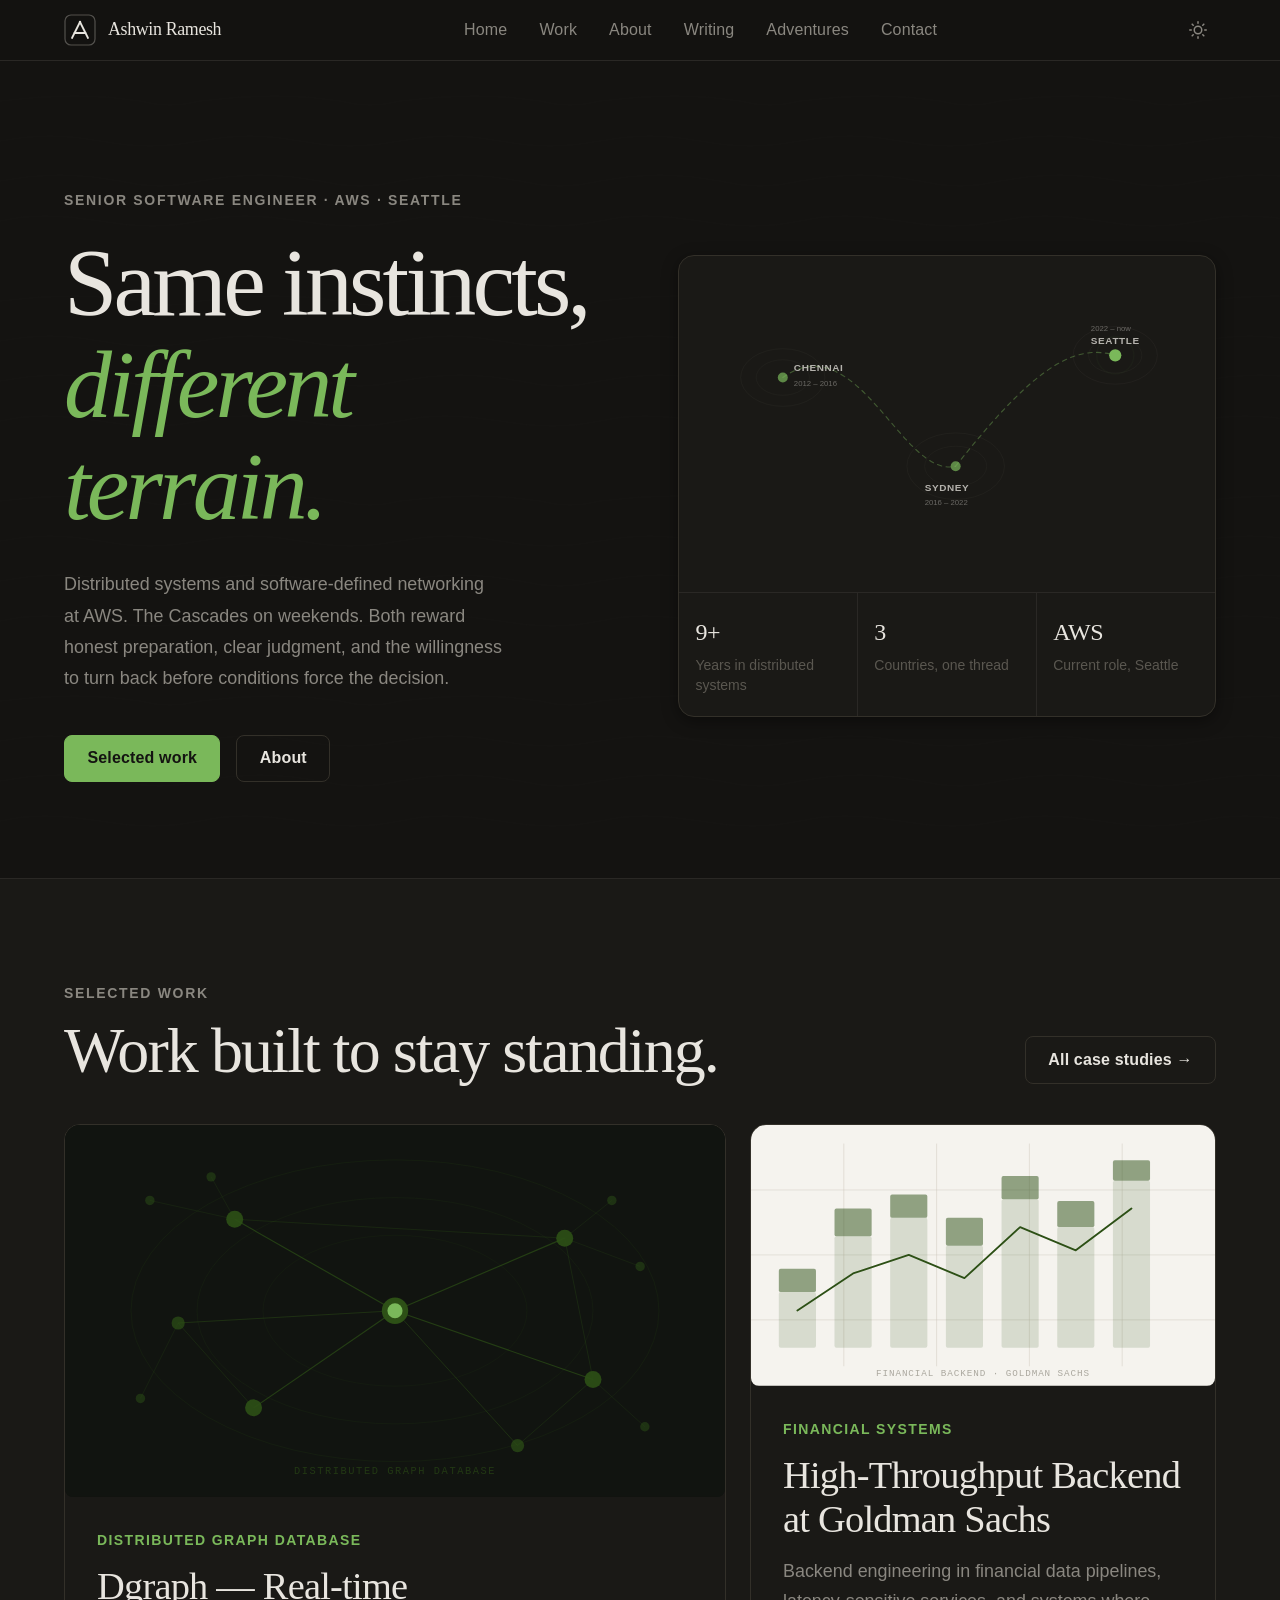
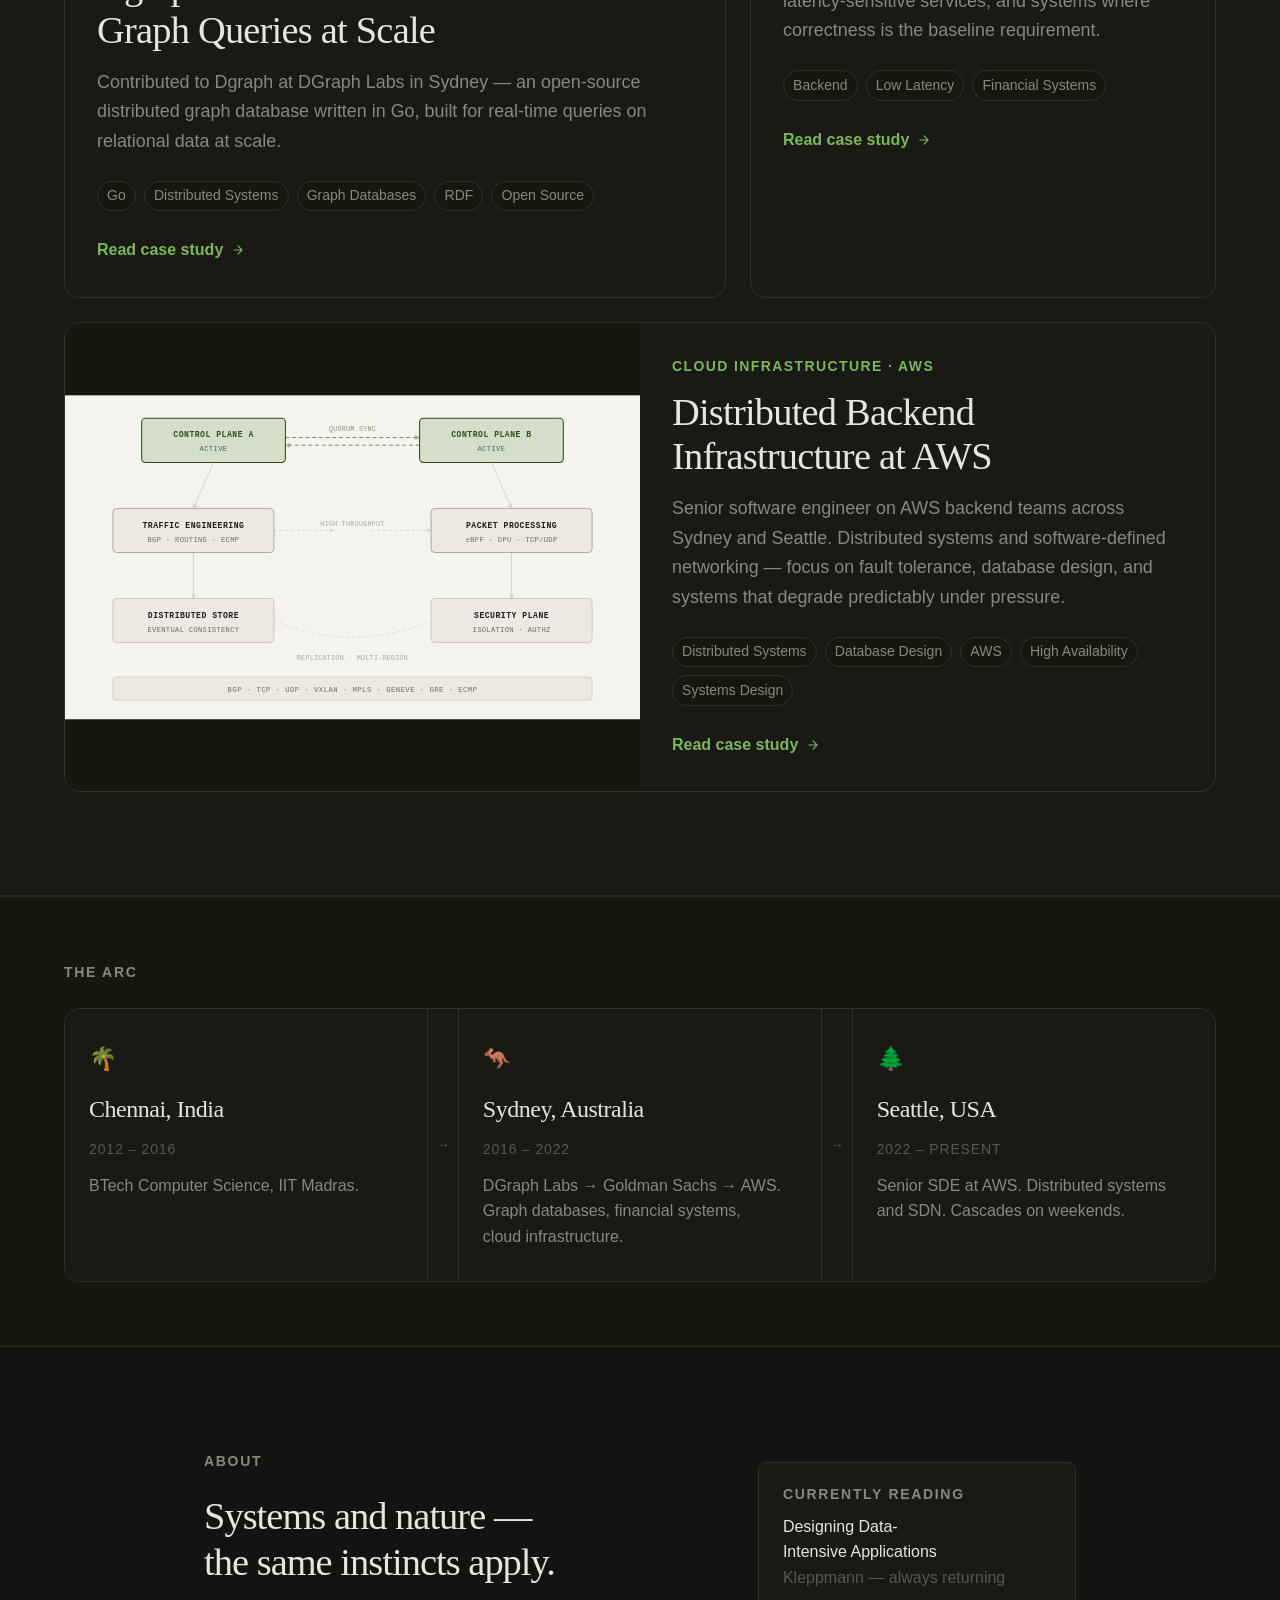
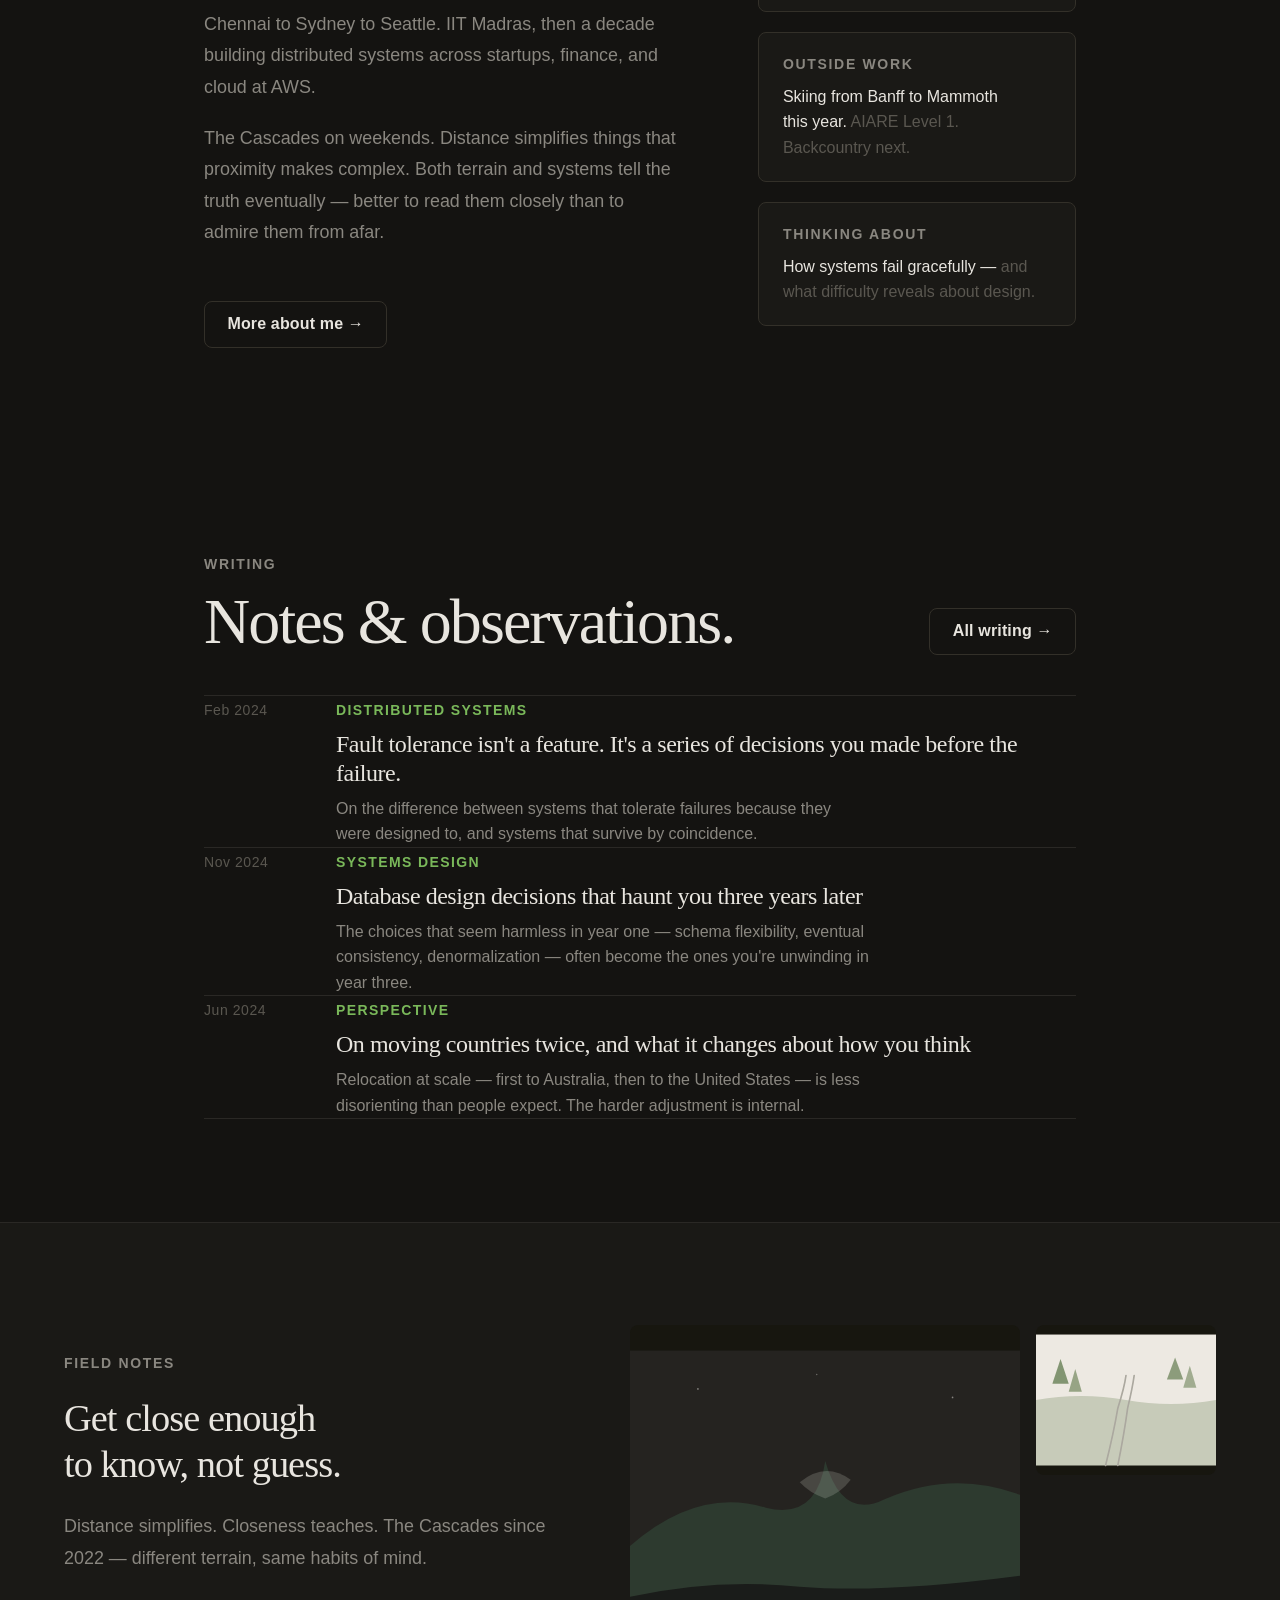
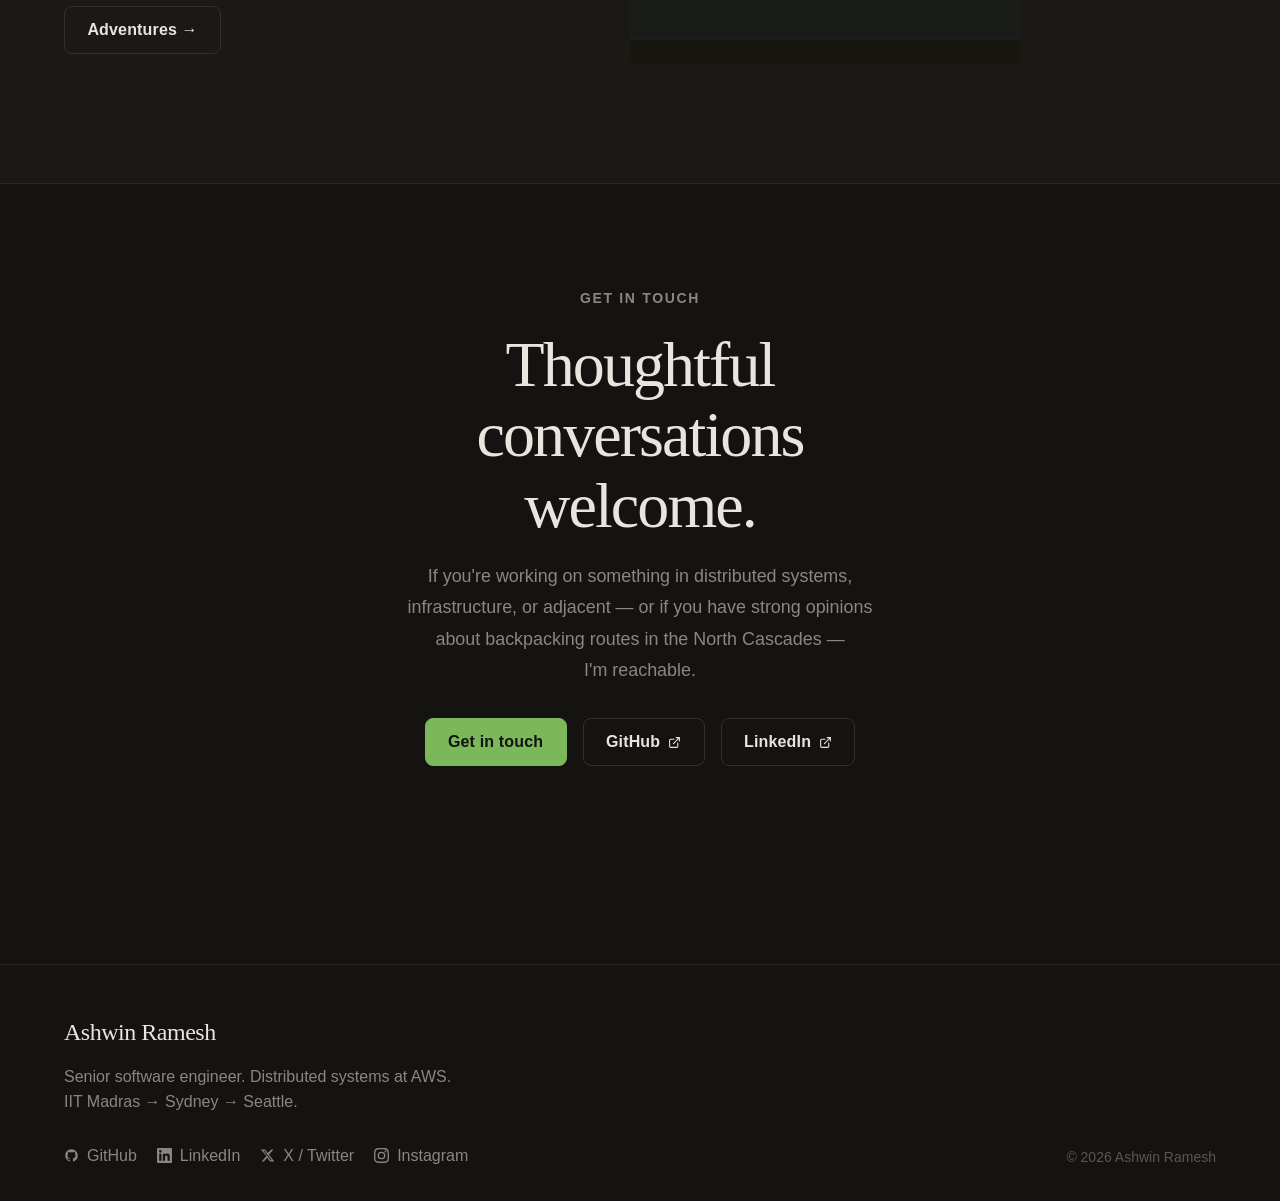
<file: index.html>
<!DOCTYPE html>
<html lang="en" data-theme="light">
<head>
  <meta charset="UTF-8" />
  <meta name="viewport" content="width=device-width, initial-scale=1.0" />
  <title>Ashwin Ramesh — Senior Software Engineer, AWS</title>
  <meta name="description" content="Ashwin Ramesh is a senior software engineer at AWS in Seattle, specializing in distributed systems and backend infrastructure. IIT Madras → Sydney → Seattle." />

  <!-- Open Graph -->
  <meta property="og:type" content="website" />
  <meta property="og:url" content="https://ashwin95r.github.io/" />
  <meta property="og:title" content="Ashwin Ramesh — Senior Software Engineer" />
  <meta property="og:description" content="Distributed systems engineer at AWS. IIT Madras → Sydney → Seattle." />
  <meta property="og:image" content="https://ashwin95r.github.io/images/og-cover.jpg" />

  <!-- Twitter Card -->
  <meta name="twitter:card" content="summary_large_image" />
  <meta name="twitter:site" content="@ashwin_rrr" />
  <meta name="twitter:title" content="Ashwin Ramesh — Senior Software Engineer" />
  <meta name="twitter:description" content="Distributed systems engineer at AWS. IIT Madras → Sydney → Seattle." />

  <!-- Canonical -->
  <link rel="canonical" href="https://ashwin95r.github.io/" />

  <!-- Structured Data -->
  <script type="application/ld+json">
  {
    "@context": "https://schema.org",
    "@type": "Person",
    "name": "Ashwin Ramesh",
    "jobTitle": "Senior Software Engineer",
    "worksFor": { "@type": "Organization", "name": "Amazon Web Services" },
    "alumniOf": { "@type": "Organization", "name": "Indian Institute of Technology Madras" },
    "url": "https://ashwin95r.github.io",
    "sameAs": [
      "https://github.com/ashwin95r",
      "https://linkedin.com/in/ashwin95r",
      "https://twitter.com/ashwin_rrr",
      "https://instagram.com/ashwin_rrr"
    ]
  }
  </script>

  <!-- Fonts: Zodiak (display serif) + Satoshi (body sans) -->
  <link rel="preconnect" href="https://api.fontshare.com" />
  <link href="https://api.fontshare.com/v2/css?f[]=zodiak@400,500,700&f[]=satoshi@300,400,500,700&display=swap" rel="stylesheet" />

  <!-- Styles -->
  <link rel="stylesheet" href="css/base.css" />
  <link rel="stylesheet" href="css/components.css" />
  <link rel="stylesheet" href="css/home.css" />

  <!-- Favicon -->
  <link rel="icon" type="image/svg+xml" href="images/favicon.svg" />
  <!-- Google tag (gtag.js) -->
  <script async src="https://www.googletagmanager.com/gtag/js?id=G-B6GVES3EQP"></script>
  <script>
    window.dataLayer = window.dataLayer || [];
    function gtag(){dataLayer.push(arguments);}
    gtag('js', new Date());
    gtag('config', 'G-B6GVES3EQP');
  </script>
</head>
<body>

  <!-- ── Site Header ─────────────────────────────────────────── -->
  <header class="site-header" role="banner">
    <nav class="nav" aria-label="Main navigation">
      <a href="/" class="nav__logo" aria-label="Ashwin Ramesh — home">
        <!-- Inline SVG Logo -->
        <svg class="nav__logo-mark" viewBox="0 0 32 32" fill="none" xmlns="http://www.w3.org/2000/svg" aria-hidden="true">
          <rect x="1" y="1" width="30" height="30" rx="6" stroke="currentColor" stroke-width="1.2" fill="none" opacity="0.3"/>
          <!-- A letterform — geometric, minimal -->
          <path d="M8 24 L16 8 L24 24" stroke="currentColor" stroke-width="1.8" stroke-linecap="round" stroke-linejoin="round" fill="none"/>
          <path d="M10.5 19 L21.5 19" stroke="currentColor" stroke-width="1.8" stroke-linecap="round" fill="none"/>
          <!-- subtle dot — a routing node -->
          <circle cx="16" cy="8" r="1.2" fill="currentColor"/>
        </svg>
        <span class="nav__logo-text">Ashwin Ramesh</span>
      </a>

      <ul class="nav__links" role="list">
        <li><a href="/">Home</a></li>
        <li><a href="/work/">Work</a></li>
        <li><a href="/about/">About</a></li>
        <li><a href="/writing/">Writing</a></li>
        <li><a href="/adventures/">Adventures</a></li>
        <li><a href="/contact/">Contact</a></li>
      </ul>

      <div class="nav__actions">
        <button class="theme-toggle" data-theme-toggle aria-label="Switch to dark mode">
          <svg width="18" height="18" viewBox="0 0 24 24" fill="none" stroke="currentColor" stroke-width="2" stroke-linecap="round" stroke-linejoin="round" aria-hidden="true"><path d="M21 12.79A9 9 0 1 1 11.21 3 7 7 0 0 0 21 12.79z"/></svg>
        </button>
        <button class="nav__mobile-toggle" data-mobile-toggle aria-label="Open navigation" aria-expanded="false">
          <svg width="20" height="20" viewBox="0 0 24 24" fill="none" stroke="currentColor" stroke-width="2" stroke-linecap="round" aria-hidden="true"><line x1="3" y1="12" x2="21" y2="12"/><line x1="3" y1="6" x2="21" y2="6"/><line x1="3" y1="18" x2="21" y2="18"/></svg>
        </button>
      </div>
    </nav>
  </header>

  <!-- ── Hero ────────────────────────────────────────────────── -->
  <main>
    <section class="hero topo-bg" aria-labelledby="hero-heading">
      <div class="hero__inner container--wide">
        <div class="hero__content">
          <p class="hero__eyebrow label reveal">Senior Software Engineer · AWS · Seattle</p>
          <h1 class="hero__heading reveal reveal--delay-1" id="hero-heading">
            Same instincts,<br>
            <em>different terrain.</em>
          </h1>
          <p class="hero__sub reveal reveal--delay-2">
            Distributed systems and software-defined networking at AWS.
            The Cascades on weekends. Both reward honest preparation,
            clear judgment, and the willingness to turn back
            before conditions force the decision.
          </p>
          <div class="hero__actions reveal reveal--delay-3">
            <a href="/work/" class="btn btn--primary">Selected work</a>
            <a href="/about/" class="btn btn--ghost">About</a>
          </div>
        </div>

        <div class="hero__visual reveal reveal--delay-2">
          <div class="hero__map-card">
            <!-- Stylized route map — SVG -->
            <svg viewBox="0 0 440 260" fill="none" xmlns="http://www.w3.org/2000/svg" class="route-map" aria-label="Journey map: Chennai to Sydney to Seattle" role="img">
              <defs>
                <marker id="arr-route" markerWidth="5" markerHeight="5" refX="4" refY="2.5" orient="auto">
                  <path d="M0,0 L0,5 L5,2.5 Z" fill="var(--color-primary)" opacity="0.5"/>
                </marker>
              </defs>

              <!-- Topo contour rings — Chennai -->
              <ellipse cx="72" cy="88" rx="38" ry="26" stroke="currentColor" stroke-width="0.5" fill="none" opacity="0.06"/>
              <ellipse cx="72" cy="88" rx="24" ry="16" stroke="currentColor" stroke-width="0.5" fill="none" opacity="0.05"/>
              <!-- Topo contour rings — Sydney -->
              <ellipse cx="228" cy="168" rx="44" ry="30" stroke="currentColor" stroke-width="0.5" fill="none" opacity="0.06"/>
              <ellipse cx="228" cy="168" rx="28" ry="18" stroke="currentColor" stroke-width="0.5" fill="none" opacity="0.05"/>
              <!-- Topo contour rings — Seattle -->
              <ellipse cx="372" cy="68" rx="38" ry="26" stroke="currentColor" stroke-width="0.5" fill="none" opacity="0.07"/>
              <ellipse cx="372" cy="68" rx="24" ry="16" stroke="currentColor" stroke-width="0.5" fill="none" opacity="0.06"/>

              <!-- Route arc — Chennai to Sydney -->
              <path d="M72 88 C140 40, 180 180, 228 168" stroke="var(--color-primary)" stroke-width="1" stroke-dasharray="4 4" opacity="0.4" stroke-linecap="round" fill="none"/>
              <!-- Route arc — Sydney to Seattle -->
              <path d="M228 168 C290 90, 330 55, 372 68" stroke="var(--color-primary)" stroke-width="1" stroke-dasharray="4 4" opacity="0.4" stroke-linecap="round" fill="none"/>

              <!-- City dots -->
              <circle cx="72" cy="88" r="4.5" fill="var(--color-primary)" opacity="0.7"/>
              <circle cx="228" cy="168" r="4.5" fill="var(--color-primary)" opacity="0.7"/>
              <circle cx="372" cy="68" r="5.5" fill="var(--color-primary)"/>
              <!-- Pulse ring on Seattle (current) -->
              <circle cx="372" cy="68" r="10" stroke="var(--color-primary)" stroke-width="1.2" fill="none" opacity="0.2">
                <animate attributeName="r" values="8;18;8" dur="3.5s" repeatCount="indefinite"/>
                <animate attributeName="opacity" values="0.3;0;0.3" dur="3.5s" repeatCount="indefinite"/>
              </circle>

              <!-- City labels — above/beside dots -->
              <text x="82" y="82" font-size="9" fill="currentColor" opacity="0.75" font-family="sans-serif" font-weight="700" letter-spacing="0.06em">CHENNAI</text>
              <text x="82" y="96" font-size="7" fill="currentColor" opacity="0.38" font-family="sans-serif">2012 – 2016</text>

              <text x="200" y="190" font-size="9" fill="currentColor" opacity="0.75" font-family="sans-serif" font-weight="700" letter-spacing="0.06em">SYDNEY</text>
              <text x="200" y="203" font-size="7" fill="currentColor" opacity="0.38" font-family="sans-serif">2016 – 2022</text>

              <text x="350" y="58" font-size="9" fill="currentColor" opacity="0.75" font-family="sans-serif" font-weight="700" letter-spacing="0.06em">SEATTLE</text>
              <text x="350" y="46" font-size="7" fill="currentColor" opacity="0.38" font-family="sans-serif">2022 – now</text>
            </svg>

            <div class="hero__map-meta">
              <div class="hero__map-stat">
                <span class="hero__map-stat-val">9+</span>
                <span class="hero__map-stat-label">Years in distributed systems</span>
              </div>
              <div class="hero__map-divider"></div>
              <div class="hero__map-stat">
                <span class="hero__map-stat-val">3</span>
                <span class="hero__map-stat-label">Countries, one thread</span>
              </div>
              <div class="hero__map-divider"></div>
              <div class="hero__map-stat">
                <span class="hero__map-stat-val">AWS</span>
                <span class="hero__map-stat-label">Current role, Seattle</span>
              </div>
            </div>
          </div>
        </div>
      </div>
    </section>

    <!-- ── Selected Work ──────────────────────────────────────── -->
    <section class="section work-section" aria-labelledby="work-heading">
      <div class="container--wide">
        <div class="section-head">
          <div class="section-head__left">
            <p class="label reveal">Selected work</p>
            <h2 class="section-title reveal reveal--delay-1" id="work-heading">
              Work built to stay standing.
            </h2>
          </div>
          <a href="/work/" class="btn btn--ghost reveal reveal--delay-1">All case studies →</a>
        </div>

        <div class="work-grid">
          <!-- Card 1: Dgraph -->
          <article class="work-card work-card--featured reveal">
            <div class="work-card__image-wrap">
              <div class="img-illustration img-illustration--dark" role="img" aria-label="Graph database node visualization">
  <svg viewBox="0 0 700 394" fill="none" xmlns="http://www.w3.org/2000/svg" style="width:100%;height:100%">
    <rect width="700" height="394" fill="#111410"/>
    <!-- Background contour lines -->
    <ellipse cx="350" cy="197" rx="280" ry="160" stroke="#2D5016" stroke-width="0.6" opacity="0.3"/>
    <ellipse cx="350" cy="197" rx="210" ry="120" stroke="#2D5016" stroke-width="0.6" opacity="0.25"/>
    <ellipse cx="350" cy="197" rx="140" ry="80" stroke="#2D5016" stroke-width="0.6" opacity="0.2"/>
    <!-- Edges -->
    <line x1="350" y1="197" x2="180" y2="100" stroke="#2D5016" stroke-width="1.2" opacity="0.7"/>
    <line x1="350" y1="197" x2="530" y2="120" stroke="#2D5016" stroke-width="1.2" opacity="0.7"/>
    <line x1="350" y1="197" x2="560" y2="270" stroke="#2D5016" stroke-width="1.2" opacity="0.7"/>
    <line x1="350" y1="197" x2="200" y2="300" stroke="#2D5016" stroke-width="1.2" opacity="0.7"/>
    <line x1="350" y1="197" x2="120" y2="210" stroke="#2D5016" stroke-width="1" opacity="0.5"/>
    <line x1="350" y1="197" x2="480" y2="340" stroke="#2D5016" stroke-width="1" opacity="0.5"/>
    <line x1="180" y1="100" x2="530" y2="120" stroke="#2D5016" stroke-width="0.8" opacity="0.4"/>
    <line x1="530" y1="120" x2="560" y2="270" stroke="#2D5016" stroke-width="0.8" opacity="0.4"/>
    <line x1="560" y1="270" x2="480" y2="340" stroke="#2D5016" stroke-width="0.8" opacity="0.4"/>
    <line x1="200" y1="300" x2="120" y2="210" stroke="#2D5016" stroke-width="0.8" opacity="0.4"/>
    <!-- Leaf nodes -->
    <circle cx="90" cy="80" r="5" fill="#2D5016" opacity="0.5"/>
    <circle cx="155" cy="55" r="5" fill="#2D5016" opacity="0.5"/>
    <circle cx="580" cy="80" r="5" fill="#2D5016" opacity="0.5"/>
    <circle cx="610" cy="150" r="5" fill="#2D5016" opacity="0.5"/>
    <circle cx="615" cy="320" r="5" fill="#2D5016" opacity="0.5"/>
    <circle cx="80" cy="290" r="5" fill="#2D5016" opacity="0.5"/>
    <line x1="180" y1="100" x2="90" y2="80" stroke="#2D5016" stroke-width="0.7" opacity="0.35"/>
    <line x1="180" y1="100" x2="155" y2="55" stroke="#2D5016" stroke-width="0.7" opacity="0.35"/>
    <line x1="530" y1="120" x2="580" y2="80" stroke="#2D5016" stroke-width="0.7" opacity="0.35"/>
    <line x1="530" y1="120" x2="610" y2="150" stroke="#2D5016" stroke-width="0.7" opacity="0.35"/>
    <line x1="560" y1="270" x2="615" y2="320" stroke="#2D5016" stroke-width="0.7" opacity="0.35"/>
    <line x1="120" y1="210" x2="80" y2="290" stroke="#2D5016" stroke-width="0.7" opacity="0.35"/>
    <!-- Main nodes -->
    <circle cx="350" cy="197" r="14" fill="#2D5016"/>
    <circle cx="350" cy="197" r="8" fill="#7AB85A"/>
    <circle cx="180" cy="100" r="9" fill="#2D5016" opacity="0.9"/>
    <circle cx="530" cy="120" r="9" fill="#2D5016" opacity="0.9"/>
    <circle cx="560" cy="270" r="9" fill="#2D5016" opacity="0.9"/>
    <circle cx="200" cy="300" r="9" fill="#2D5016" opacity="0.9"/>
    <circle cx="120" cy="210" r="7" fill="#2D5016" opacity="0.7"/>
    <circle cx="480" cy="340" r="7" fill="#2D5016" opacity="0.7"/>
    <!-- Label -->
    <text x="350" y="370" text-anchor="middle" font-family="monospace" font-size="11" fill="#2D5016" opacity="0.6" letter-spacing="0.15em">DISTRIBUTED GRAPH DATABASE</text>
  </svg>
</div>
            </div>
            <div class="work-card__body">
              <p class="work-card__tag">Distributed Graph Database</p>
              <h3 class="work-card__title">Dgraph — Real-time Graph Queries at Scale</h3>
              <p class="work-card__desc">
                Contributed to Dgraph at DGraph Labs in Sydney — an open-source distributed graph database written in Go, built for real-time queries on relational data at scale.
              </p>
              <div class="work-card__meta">
                <span class="tag">Go</span>
                <span class="tag">Distributed Systems</span>
                <span class="tag">Graph Databases</span>
                <span class="tag">RDF</span>
                <span class="tag">Open Source</span>
              </div>
              <a href="/work/#dgraph" class="work-card__link">
                Read case study
                <svg width="14" height="14" viewBox="0 0 24 24" fill="none" stroke="currentColor" stroke-width="2" stroke-linecap="round" aria-hidden="true"><path d="M5 12h14M12 5l7 7-7 7"/></svg>
              </a>
            </div>
          </article>

          <!-- Card 2: Goldman Sachs -->
          <article class="work-card work-card--secondary reveal reveal--delay-1">
            <div class="work-card__image-wrap">
              <div class="img-illustration" role="img" aria-label="Financial data pipeline visualization">
  <svg viewBox="0 0 500 281" fill="none" xmlns="http://www.w3.org/2000/svg" style="width:100%;height:100%">
    <rect width="500" height="281" fill="#F5F3EE"/>
    <!-- Grid lines -->
    <line x1="0" y1="70" x2="500" y2="70" stroke="#CCC7BC" stroke-width="0.5"/>
    <line x1="0" y1="140" x2="500" y2="140" stroke="#CCC7BC" stroke-width="0.5"/>
    <line x1="0" y1="210" x2="500" y2="210" stroke="#CCC7BC" stroke-width="0.5"/>
    <line x1="100" y1="20" x2="100" y2="260" stroke="#CCC7BC" stroke-width="0.5"/>
    <line x1="200" y1="20" x2="200" y2="260" stroke="#CCC7BC" stroke-width="0.5"/>
    <line x1="300" y1="20" x2="300" y2="260" stroke="#CCC7BC" stroke-width="0.5"/>
    <line x1="400" y1="20" x2="400" y2="260" stroke="#CCC7BC" stroke-width="0.5"/>
    <!-- Data pipeline bars -->
    <rect x="30" y="180" width="40" height="60" fill="#2D5016" opacity="0.15" rx="2"/>
    <rect x="30" y="155" width="40" height="25" fill="#2D5016" opacity="0.5" rx="2"/>
    <rect x="90" y="120" width="40" height="120" fill="#2D5016" opacity="0.15" rx="2"/>
    <rect x="90" y="90" width="40" height="30" fill="#2D5016" opacity="0.5" rx="2"/>
    <rect x="150" y="100" width="40" height="140" fill="#2D5016" opacity="0.15" rx="2"/>
    <rect x="150" y="75" width="40" height="25" fill="#2D5016" opacity="0.5" rx="2"/>
    <rect x="210" y="130" width="40" height="110" fill="#2D5016" opacity="0.15" rx="2"/>
    <rect x="210" y="100" width="40" height="30" fill="#2D5016" opacity="0.5" rx="2"/>
    <rect x="270" y="80" width="40" height="160" fill="#2D5016" opacity="0.15" rx="2"/>
    <rect x="270" y="55" width="40" height="25" fill="#2D5016" opacity="0.5" rx="2"/>
    <rect x="330" y="110" width="40" height="130" fill="#2D5016" opacity="0.15" rx="2"/>
    <rect x="330" y="82" width="40" height="28" fill="#2D5016" opacity="0.5" rx="2"/>
    <rect x="390" y="60" width="40" height="180" fill="#2D5016" opacity="0.15" rx="2"/>
    <rect x="390" y="38" width="40" height="22" fill="#2D5016" opacity="0.5" rx="2"/>
    <!-- Trend line -->
    <polyline points="50,200 110,160 170,140 230,165 290,110 350,135 410,90" stroke="#2D5016" stroke-width="2" fill="none" stroke-linecap="round" stroke-linejoin="round"/>
    <text x="250" y="270" text-anchor="middle" font-family="monospace" font-size="10" fill="#ABA89F" letter-spacing="0.1em">FINANCIAL BACKEND · GOLDMAN SACHS</text>
  </svg>
</div>
            </div>
            <div class="work-card__body">
              <p class="work-card__tag">Financial Systems</p>
              <h3 class="work-card__title">High-Throughput Backend at Goldman Sachs</h3>
              <p class="work-card__desc">
                Backend engineering in financial data pipelines, latency-sensitive services, and systems where correctness is the baseline requirement.
              </p>
              <div class="work-card__meta">
                <span class="tag">Backend</span>
                <span class="tag">Low Latency</span>
                <span class="tag">Financial Systems</span>
              </div>
              <a href="/work/#goldman" class="work-card__link">
                Read case study
                <svg width="14" height="14" viewBox="0 0 24 24" fill="none" stroke="currentColor" stroke-width="2" stroke-linecap="round" aria-hidden="true"><path d="M5 12h14M12 5l7 7-7 7"/></svg>
              </a>
            </div>
          </article>

          <!-- Card 3: AWS -->
          <article class="work-card work-card--full reveal">
            <div class="work-card__image-wrap">
              <div class="img-illustration" role="img" aria-label="AWS SDN and distributed systems diagram">
  <svg viewBox="0 0 600 338" fill="none" xmlns="http://www.w3.org/2000/svg" style="width:100%;height:100%">
    <rect width="600" height="338" fill="#F5F3EE"/>
    <defs>
      <marker id="arr-h" markerWidth="6" markerHeight="6" refX="5" refY="3" orient="auto">
        <path d="M0,0 L0,6 L6,3 Z" fill="#2D5016" opacity="0.5"/>
      </marker>
      <marker id="arr-g" markerWidth="6" markerHeight="6" refX="5" refY="3" orient="auto">
        <path d="M0,0 L0,6 L6,3 Z" fill="#ABA89F" opacity="0.7"/>
      </marker>
    </defs>
    <!-- Active/Active control planes -->
    <rect x="80" y="24" width="150" height="46" rx="4" fill="#D4DEC9" stroke="#2D5016" stroke-width="1.1"/>
    <text x="155" y="44" text-anchor="middle" font-family="monospace" font-size="8.5" fill="#2D5016" font-weight="700" letter-spacing="0.06em">CONTROL PLANE A</text>
    <text x="155" y="58" text-anchor="middle" font-family="monospace" font-size="7.5" fill="#3D6B6F" letter-spacing="0.05em">ACTIVE</text>
    <rect x="370" y="24" width="150" height="46" rx="4" fill="#D4DEC9" stroke="#2D5016" stroke-width="1.1"/>
    <text x="445" y="44" text-anchor="middle" font-family="monospace" font-size="8.5" fill="#2D5016" font-weight="700" letter-spacing="0.06em">CONTROL PLANE B</text>
    <text x="445" y="58" text-anchor="middle" font-family="monospace" font-size="7.5" fill="#3D6B6F" letter-spacing="0.05em">ACTIVE</text>
    <!-- Quorum sync -->
    <line x1="230" y1="44" x2="370" y2="44" stroke="#2D5016" stroke-width="1" stroke-dasharray="4 3" marker-end="url(#arr-h)" opacity="0.65"/>
    <line x1="370" y1="52" x2="230" y2="52" stroke="#2D5016" stroke-width="1" stroke-dasharray="4 3" marker-end="url(#arr-h)" opacity="0.65"/>
    <text x="300" y="37" text-anchor="middle" font-family="monospace" font-size="7" fill="#2D5016" opacity="0.55" letter-spacing="0.04em">QUORUM SYNC</text>
    <!-- Traffic Engineering -->
    <rect x="50" y="118" width="168" height="46" rx="4" fill="#EDE9E2" stroke="#ABA89F" stroke-width="1"/>
    <text x="134" y="138" text-anchor="middle" font-family="monospace" font-size="8.5" fill="#1E1D1A" font-weight="700" letter-spacing="0.06em">TRAFFIC ENGINEERING</text>
    <text x="134" y="153" text-anchor="middle" font-family="monospace" font-size="7.5" fill="#6E6B63" letter-spacing="0.04em">BGP · ROUTING · ECMP</text>
    <!-- Packet Processing -->
    <rect x="382" y="118" width="168" height="46" rx="4" fill="#EDE9E2" stroke="#ABA89F" stroke-width="1"/>
    <text x="466" y="138" text-anchor="middle" font-family="monospace" font-size="8.5" fill="#1E1D1A" font-weight="700" letter-spacing="0.06em">PACKET PROCESSING</text>
    <text x="466" y="153" text-anchor="middle" font-family="monospace" font-size="7.5" fill="#6E6B63" letter-spacing="0.04em">eBPF · DPU · TCP/UDP</text>
    <!-- High throughput connector -->
    <line x1="218" y1="141" x2="280" y2="141" stroke="#ABA89F" stroke-width="0.8" stroke-dasharray="3 3" marker-end="url(#arr-g)" opacity="0.55"/>
    <line x1="320" y1="141" x2="382" y2="141" stroke="#ABA89F" stroke-width="0.8" stroke-dasharray="3 3" marker-end="url(#arr-g)" opacity="0.55"/>
    <text x="300" y="136" text-anchor="middle" font-family="monospace" font-size="7" fill="#ABA89F" letter-spacing="0.04em">HIGH THROUGHPUT</text>
    <!-- Down arrows -->
    <line x1="155" y1="70" x2="134" y2="118" stroke="#ABA89F" stroke-width="1" marker-end="url(#arr-g)" opacity="0.45"/>
    <line x1="445" y1="70" x2="466" y2="118" stroke="#ABA89F" stroke-width="1" marker-end="url(#arr-g)" opacity="0.45"/>
    <!-- Distributed Store -->
    <rect x="50" y="212" width="168" height="46" rx="4" fill="#EDE9E2" stroke="#CCC7BC" stroke-width="1"/>
    <text x="134" y="232" text-anchor="middle" font-family="monospace" font-size="8.5" fill="#1E1D1A" font-weight="700" letter-spacing="0.06em">DISTRIBUTED STORE</text>
    <text x="134" y="247" text-anchor="middle" font-family="monospace" font-size="7.5" fill="#6E6B63" letter-spacing="0.04em">EVENTUAL CONSISTENCY</text>
    <!-- Security Plane -->
    <rect x="382" y="212" width="168" height="46" rx="4" fill="#EDE9E2" stroke="#CCC7BC" stroke-width="1"/>
    <text x="466" y="232" text-anchor="middle" font-family="monospace" font-size="8.5" fill="#1E1D1A" font-weight="700" letter-spacing="0.06em">SECURITY PLANE</text>
    <text x="466" y="247" text-anchor="middle" font-family="monospace" font-size="7.5" fill="#6E6B63" letter-spacing="0.04em">ISOLATION · AUTHZ</text>
    <!-- Down arrows -->
    <line x1="134" y1="164" x2="134" y2="212" stroke="#ABA89F" stroke-width="1" marker-end="url(#arr-g)" opacity="0.45"/>
    <line x1="466" y1="164" x2="466" y2="212" stroke="#ABA89F" stroke-width="1" marker-end="url(#arr-g)" opacity="0.45"/>
    <!-- Replication arc -->
    <path d="M218 235 Q300 270 382 235" stroke="#ABA89F" stroke-width="0.8" stroke-dasharray="3 3" fill="none" opacity="0.45"/>
    <text x="300" y="276" text-anchor="middle" font-family="monospace" font-size="7" fill="#ABA89F" letter-spacing="0.04em">REPLICATION · MULTI-REGION</text>
    <!-- Protocol strip -->
    <rect x="50" y="294" width="500" height="24" rx="3" fill="#EDE9E2" stroke="#CCC7BC" stroke-width="0.8"/>
    <text x="300" y="310" text-anchor="middle" font-family="monospace" font-size="7.5" fill="#6E6B63" letter-spacing="0.07em">BGP · TCP · UDP · VXLAN · MPLS · GENEVE · GRE · ECMP</text>
  </svg>
</div>
            </div>
            <div class="work-card__body">
              <p class="work-card__tag">Cloud Infrastructure · AWS</p>
              <h3 class="work-card__title">Distributed Backend Infrastructure at AWS</h3>
              <p class="work-card__desc">
                Senior software engineer on AWS backend teams across Sydney and Seattle. Distributed systems and software-defined networking — focus on fault tolerance, database design, and systems that degrade predictably under pressure.
              </p>
              <div class="work-card__meta">
                <span class="tag">Distributed Systems</span>
                <span class="tag">Database Design</span>
                <span class="tag">AWS</span>
                <span class="tag">High Availability</span>
                <span class="tag">Systems Design</span>
              </div>
              <a href="/work/#aws" class="work-card__link">
                Read case study
                <svg width="14" height="14" viewBox="0 0 24 24" fill="none" stroke="currentColor" stroke-width="2" stroke-linecap="round" aria-hidden="true"><path d="M5 12h14M12 5l7 7-7 7"/></svg>
              </a>
            </div>
          </article>
        </div>
      </div>
    </section>

    <!-- ── Journey Strip ──────────────────────────────────────── -->
    <section class="section--sm journey-section" aria-labelledby="journey-heading">
      <div class="container--wide">
        <p class="label reveal" style="margin-bottom: var(--space-6);">The arc</p>
        <h2 class="sr-only" id="journey-heading">Career and life journey</h2>
        <div class="journey-strip reveal reveal--delay-1">

          <div class="journey-stop">
            <span class="journey-stop__icon" aria-hidden="true">🌴</span>
            <p class="journey-stop__city">Chennai, India</p>
            <p class="journey-stop__years">2012 – 2016</p>
            <p class="journey-stop__detail">
              BTech Computer Science, IIT Madras.
            </p>
          </div>

          <div class="journey-arrow" aria-hidden="true">→</div>

          <div class="journey-stop">
            <span class="journey-stop__icon" aria-hidden="true">🦘</span>
            <p class="journey-stop__city">Sydney, Australia</p>
            <p class="journey-stop__years">2016 – 2022</p>
            <p class="journey-stop__detail">
              DGraph Labs → Goldman Sachs → AWS.
              Graph databases, financial systems, cloud infrastructure.
            </p>
          </div>

          <div class="journey-arrow" aria-hidden="true">→</div>

          <div class="journey-stop">
            <span class="journey-stop__icon" aria-hidden="true">🌲</span>
            <p class="journey-stop__city">Seattle, USA</p>
            <p class="journey-stop__years">2022 – present</p>
            <p class="journey-stop__detail">
              Senior SDE at AWS. Distributed systems and SDN.
              Cascades on weekends.
            </p>
          </div>

        </div>
      </div>
    </section>

    <!-- ── About Teaser ───────────────────────────────────────── -->
    <section class="section about-teaser" aria-labelledby="about-heading">
      <div class="container">
        <div class="about-teaser__grid">
          <div class="about-teaser__text reveal">
            <p class="label" style="margin-bottom: var(--space-5);">About</p>
            <h2 class="about-teaser__heading" id="about-heading">
              Systems and nature — the same instincts apply.
            </h2>
            <p class="about-teaser__body">
              Chennai to Sydney to Seattle. IIT Madras, then a decade building distributed systems across startups, finance, and cloud at AWS.
            </p>
            <p class="about-teaser__body">
              The Cascades on weekends. Distance simplifies things that proximity makes complex.
              Both terrain and systems tell the truth eventually — better to read them closely than to admire them from afar.
            </p>
            <a href="/about/" class="btn btn--ghost" style="margin-top: var(--space-8);">More about me →</a>
          </div>

          <div class="about-teaser__aside reveal reveal--delay-2">
            <div class="about-teaser__fact-card">
              <p class="about-teaser__fact-label label">Currently reading</p>
              <p class="about-teaser__fact-val">
                Designing Data-Intensive Applications<br>
                <span class="text-faint" style="font-size: var(--text-sm);">Kleppmann — always returning</span>
              </p>
            </div>
            <div class="about-teaser__fact-card">
              <p class="about-teaser__fact-label label">Outside work</p>
              <p class="about-teaser__fact-val">
                Skiing from Banff to Mammoth this year.
                <span class="text-faint" style="font-size: var(--text-sm);">AIARE Level 1. Backcountry next.</span>
              </p>
            </div>
            <div class="about-teaser__fact-card">
              <p class="about-teaser__fact-label label">Thinking about</p>
              <p class="about-teaser__fact-val">
                How systems fail gracefully —
                <span class="text-faint" style="font-size: var(--text-sm);">and what difficulty reveals about design.</span>
              </p>
            </div>
          </div>
        </div>
      </div>
    </section>

    <!-- ── Recent Writing ─────────────────────────────────────── -->
    <section class="section" aria-labelledby="writing-heading">
      <div class="container">
        <div class="section-head">
          <div class="section-head__left">
            <p class="label reveal">Writing</p>
            <h2 class="section-title reveal reveal--delay-1" id="writing-heading">Notes & observations.</h2>
          </div>
          <a href="/writing/" class="btn btn--ghost reveal">All writing →</a>
        </div>

        <nav class="notes-list" aria-label="Recent writing">
          <a href="/writing/#on-fault-tolerance" class="note-item reveal">
            <span class="note-item__date">Feb 2024</span>
            <div class="note-item__body">
              <span class="note-item__tag">Distributed Systems</span>
              <span class="note-item__title">Fault tolerance isn't a feature. It's a series of decisions you made before the failure.</span>
              <span class="note-item__excerpt">On the difference between systems that tolerate failures because they were designed to, and systems that survive by coincidence.</span>
            </div>
          </a>
          <a href="/writing/#on-database-design" class="note-item reveal reveal--delay-1">
            <span class="note-item__date">Nov 2024</span>
            <div class="note-item__body">
              <span class="note-item__tag">Systems Design</span>
              <span class="note-item__title">Database design decisions that haunt you three years later</span>
              <span class="note-item__excerpt">The choices that seem harmless in year one — schema flexibility, eventual consistency, denormalization — often become the ones you're unwinding in year three.</span>
            </div>
          </a>
          <a href="/writing/#on-moving" class="note-item reveal reveal--delay-2">
            <span class="note-item__date">Jun 2024</span>
            <div class="note-item__body">
              <span class="note-item__tag">Perspective</span>
              <span class="note-item__title">On moving countries twice, and what it changes about how you think</span>
              <span class="note-item__excerpt">Relocation at scale — first to Australia, then to the United States — is less disorienting than people expect. The harder adjustment is internal.</span>
            </div>
          </a>
        </nav>
      </div>
    </section>

    <!-- ── Field Notes Teaser ─────────────────────────────────── -->
    <section class="section field-notes-teaser" aria-labelledby="field-heading">
      <div class="container--wide">
        <div class="field-notes-teaser__inner">
          <div class="field-notes-teaser__text reveal">
            <p class="label" style="margin-bottom: var(--space-5);">Field notes</p>
            <h2 class="field-notes-teaser__heading" id="field-heading">
              Get close enough to know, not guess.
            </h2>
            <p class="field-notes-teaser__body">
              Distance simplifies. Closeness teaches.
              The Cascades since 2022 — different terrain, same habits of mind.
            </p>
            <a href="/adventures/" class="btn btn--ghost" style="margin-top: var(--space-8);">Adventures →</a>
          </div>
          <div class="field-notes-teaser__images reveal reveal--delay-2">
            <div class="field-img-grid">
              <div class="img-illustration img-illustration--field" role="img" aria-label="Cascade Mountains landscape">
  <svg viewBox="0 0 460 340" fill="none" xmlns="http://www.w3.org/2000/svg" style="width:100%;height:100%">
    <rect width="460" height="340" fill="#1E1D1A"/>
    <rect width="460" height="340" fill="#252320"/>
    <path d="M0 230 Q80 160 160 185 Q220 200 230 130 Q250 200 300 175 Q380 140 460 170 L460 340 L0 340Z" fill="#2D3A2F"/>
    <path d="M0 290 Q100 268 200 278 Q300 286 460 265 L460 340 L0 340Z" fill="#1A1C1A"/>
    <path d="M200 155 Q230 130 260 152 Q248 168 230 174 Q212 168 200 155Z" fill="#E8E5DF" opacity="0.18"/>
    <circle cx="80" cy="45" r="1" fill="#E8E5DF" opacity="0.5"/>
    <circle cx="220" cy="28" r="0.8" fill="#E8E5DF" opacity="0.4"/>
    <circle cx="380" cy="55" r="1" fill="#E8E5DF" opacity="0.5"/>
  </svg>
</div>
              <div class="img-illustration img-illustration--field-sm" role="img" aria-label="Pacific Northwest forest trail">
  <svg viewBox="0 0 220 160" fill="none" xmlns="http://www.w3.org/2000/svg" style="width:100%;height:100%">
    <rect width="220" height="160" fill="#EDE9E2"/>
    <path d="M0 80 Q55 70 110 80 Q165 90 220 80 L220 160 L0 160Z" fill="#2D5016" opacity="0.2"/>
    <path d="M20 60 L30 30 L40 60Z" fill="#2D5016" opacity="0.55"/>
    <path d="M40 70 L48 42 L56 70Z" fill="#2D5016" opacity="0.45"/>
    <path d="M160 55 L170 28 L180 55Z" fill="#2D5016" opacity="0.5"/>
    <path d="M180 65 L188 38 L196 65Z" fill="#2D5016" opacity="0.4"/>
    <path d="M85 160 Q95 120 100 90 Q108 65 110 50" stroke="#ABA89F" stroke-width="2" fill="none" stroke-linecap="round"/>
    <path d="M100 160 Q108 120 112 90 Q118 65 120 50" stroke="#ABA89F" stroke-width="2" fill="none" stroke-linecap="round"/>
  </svg>
</div>
            </div>
          </div>
        </div>
      </div>
    </section>

    <!-- ── Contact CTA ────────────────────────────────────────── -->
    <section class="section contact-cta" aria-labelledby="contact-heading">
      <div class="container--narrow">
        <div class="contact-cta__inner reveal">
          <p class="label" style="margin-bottom: var(--space-5);">Get in touch</p>
          <h2 class="contact-cta__heading" id="contact-heading">
            Thoughtful conversations welcome.
          </h2>
          <p class="contact-cta__body">
            If you're working on something in distributed systems, infrastructure,
            or adjacent — or if you have strong opinions about backpacking routes
            in the North Cascades — I'm reachable.
          </p>
          <div class="contact-cta__links">
            <a href="/contact/" class="btn btn--primary">Get in touch</a>
            <a href="https://github.com/ashwin95r" target="_blank" rel="noopener noreferrer" class="btn btn--ghost">
              GitHub
              <svg width="13" height="13" viewBox="0 0 24 24" fill="none" stroke="currentColor" stroke-width="2" stroke-linecap="round" aria-hidden="true"><path d="M18 13v6a2 2 0 01-2 2H5a2 2 0 01-2-2V8a2 2 0 012-2h6M15 3h6v6M10 14L21 3"/></svg>
            </a>
            <a href="https://linkedin.com/in/ashwin95r" target="_blank" rel="noopener noreferrer" class="btn btn--ghost">
              LinkedIn
              <svg width="13" height="13" viewBox="0 0 24 24" fill="none" stroke="currentColor" stroke-width="2" stroke-linecap="round" aria-hidden="true"><path d="M18 13v6a2 2 0 01-2 2H5a2 2 0 01-2-2V8a2 2 0 012-2h6M15 3h6v6M10 14L21 3"/></svg>
            </a>
          </div>
        </div>
      </div>
    </section>
  </main>

  <!-- ── Site Footer ────────────────────────────────────────── -->
  <footer class="site-footer" role="contentinfo">
    <div class="footer__inner">
      <div class="footer__left">
        <p class="footer__name">Ashwin Ramesh</p>
        <p class="footer__tagline">
          Senior software engineer. Distributed systems at AWS.
          IIT Madras → Sydney → Seattle.
        </p>
        <nav class="footer__links" aria-label="Social links">
          <a href="https://github.com/ashwin95r" target="_blank" rel="noopener noreferrer">
            <svg width="15" height="15" viewBox="0 0 24 24" fill="currentColor" aria-hidden="true"><path d="M12 2C6.477 2 2 6.484 2 12.017c0 4.425 2.865 8.18 6.839 9.504.5.092.682-.217.682-.483 0-.237-.008-.868-.013-1.703-2.782.605-3.369-1.343-3.369-1.343-.454-1.158-1.11-1.466-1.11-1.466-.908-.62.069-.608.069-.608 1.003.07 1.531 1.032 1.531 1.032.892 1.53 2.341 1.088 2.91.832.092-.647.35-1.088.636-1.338-2.22-.253-4.555-1.113-4.555-4.951 0-1.093.39-1.988 1.029-2.688-.103-.253-.446-1.272.098-2.65 0 0 .84-.27 2.75 1.026A9.564 9.564 0 0112 6.844c.85.004 1.705.115 2.504.337 1.909-1.296 2.747-1.027 2.747-1.027.546 1.379.202 2.398.1 2.651.64.7 1.028 1.595 1.028 2.688 0 3.848-2.339 4.695-4.566 4.943.359.309.678.92.678 1.855 0 1.338-.012 2.419-.012 2.747 0 .268.18.58.688.482A10.019 10.019 0 0022 12.017C22 6.484 17.522 2 12 2z"/></svg>
            GitHub
          </a>
          <a href="https://linkedin.com/in/ashwin95r" target="_blank" rel="noopener noreferrer">
            <svg width="15" height="15" viewBox="0 0 24 24" fill="currentColor" aria-hidden="true"><path d="M20.447 20.452h-3.554v-5.569c0-1.328-.027-3.037-1.852-3.037-1.853 0-2.136 1.445-2.136 2.939v5.667H9.351V9h3.414v1.561h.046c.477-.9 1.637-1.85 3.37-1.85 3.601 0 4.267 2.37 4.267 5.455v6.286zM5.337 7.433a2.062 2.062 0 01-2.063-2.065 2.064 2.064 0 112.063 2.065zm1.782 13.019H3.555V9h3.564v11.452zM22.225 0H1.771C.792 0 0 .774 0 1.729v20.542C0 23.227.792 24 1.771 24h20.451C23.2 24 24 23.227 24 22.271V1.729C24 .774 23.2 0 22.222 0h.003z"/></svg>
            LinkedIn
          </a>
          <a href="https://twitter.com/ashwin_rrr" target="_blank" rel="noopener noreferrer">
            <svg width="15" height="15" viewBox="0 0 24 24" fill="currentColor" aria-hidden="true"><path d="M18.244 2.25h3.308l-7.227 8.26 8.502 11.24H16.17l-4.714-6.231-5.401 6.231H2.747l7.73-8.835L1.254 2.25H8.08l4.253 5.622zm-1.161 17.52h1.833L7.084 4.126H5.117z"/></svg>
            X / Twitter
          </a>
          <a href="https://instagram.com/ashwin_rrr" target="_blank" rel="noopener noreferrer">
            <svg width="15" height="15" viewBox="0 0 24 24" fill="currentColor" aria-hidden="true"><path d="M12 2.163c3.204 0 3.584.012 4.85.07 3.252.148 4.771 1.691 4.919 4.919.058 1.265.069 1.645.069 4.849 0 3.205-.012 3.584-.069 4.849-.149 3.225-1.664 4.771-4.919 4.919-1.266.058-1.644.07-4.85.07-3.204 0-3.584-.012-4.849-.07-3.26-.149-4.771-1.699-4.919-4.92-.058-1.265-.07-1.644-.07-4.849 0-3.204.013-3.583.07-4.849.149-3.227 1.664-4.771 4.919-4.919 1.266-.057 1.645-.069 4.849-.069zM12 0C8.741 0 8.333.014 7.053.072 2.695.272.273 2.69.073 7.052.014 8.333 0 8.741 0 12c0 3.259.014 3.668.072 4.948.2 4.358 2.618 6.78 6.98 6.98C8.333 23.986 8.741 24 12 24c3.259 0 3.668-.014 4.948-.072 4.354-.2 6.782-2.618 6.979-6.98.059-1.28.073-1.689.073-4.948 0-3.259-.014-3.667-.072-4.947-.196-4.354-2.617-6.78-6.979-6.98C15.668.014 15.259 0 12 0zm0 5.838a6.162 6.162 0 100 12.324 6.162 6.162 0 000-12.324zM12 16a4 4 0 110-8 4 4 0 010 8zm6.406-11.845a1.44 1.44 0 100 2.881 1.44 1.44 0 000-2.881z"/></svg>
            Instagram
          </a>
        </nav>
      </div>
      <div class="footer__right">
        <p class="footer__copy">© 2026 Ashwin Ramesh</p>
      </div>
    </div>
  </footer>

  <script src="js/main.js" defer></script>
</body>
</html>
</file>
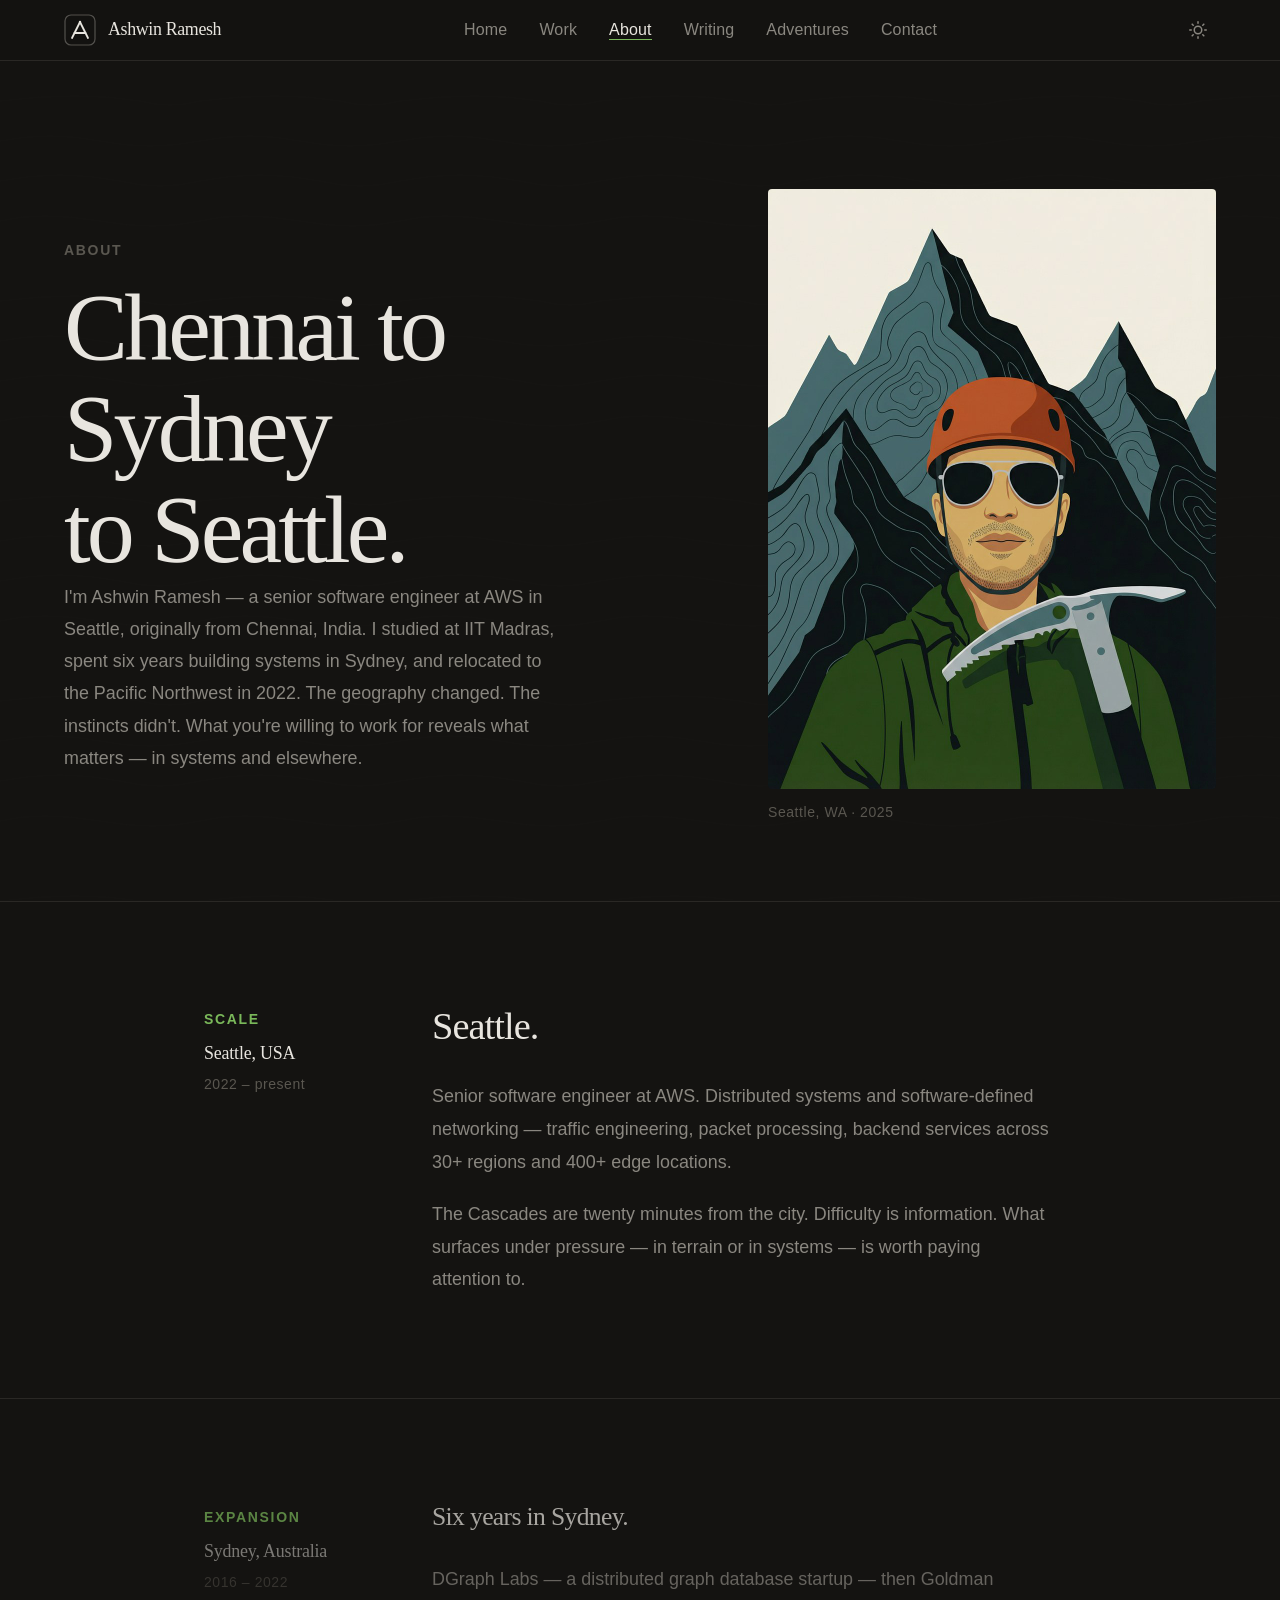
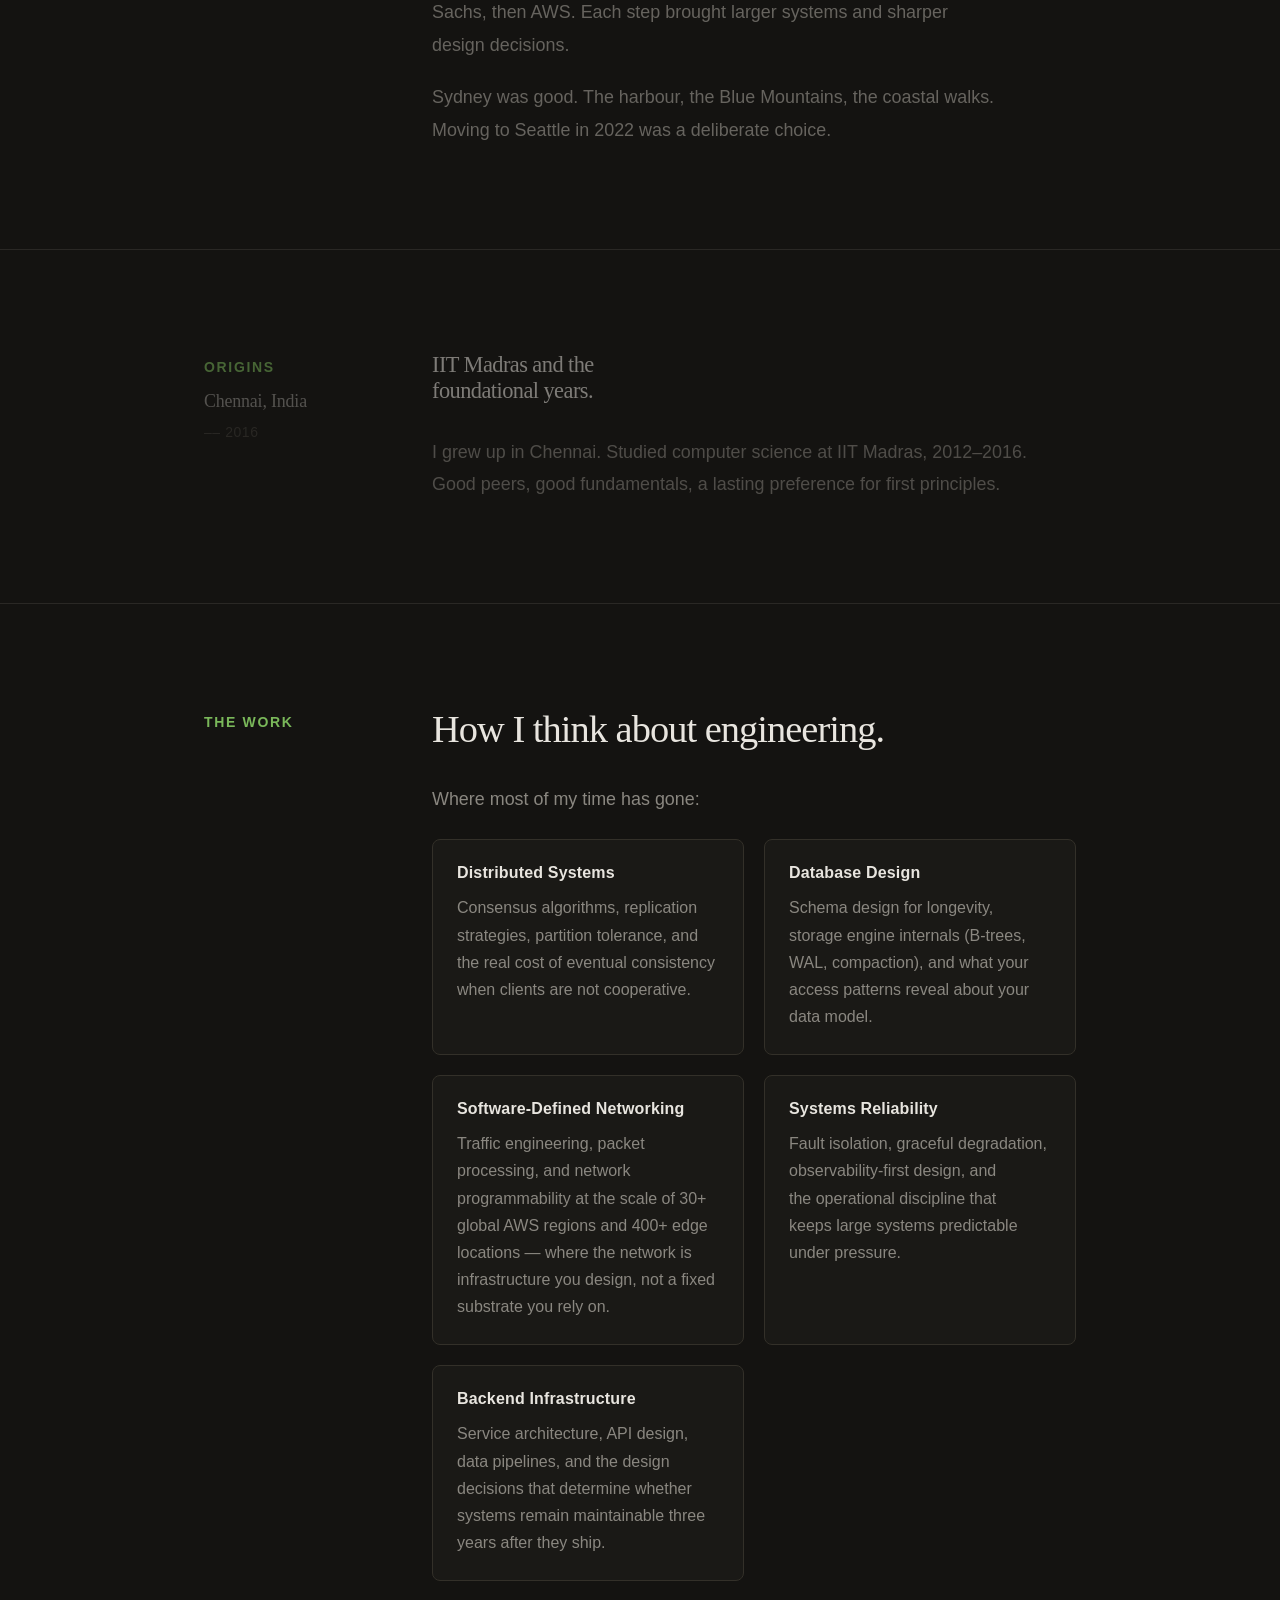
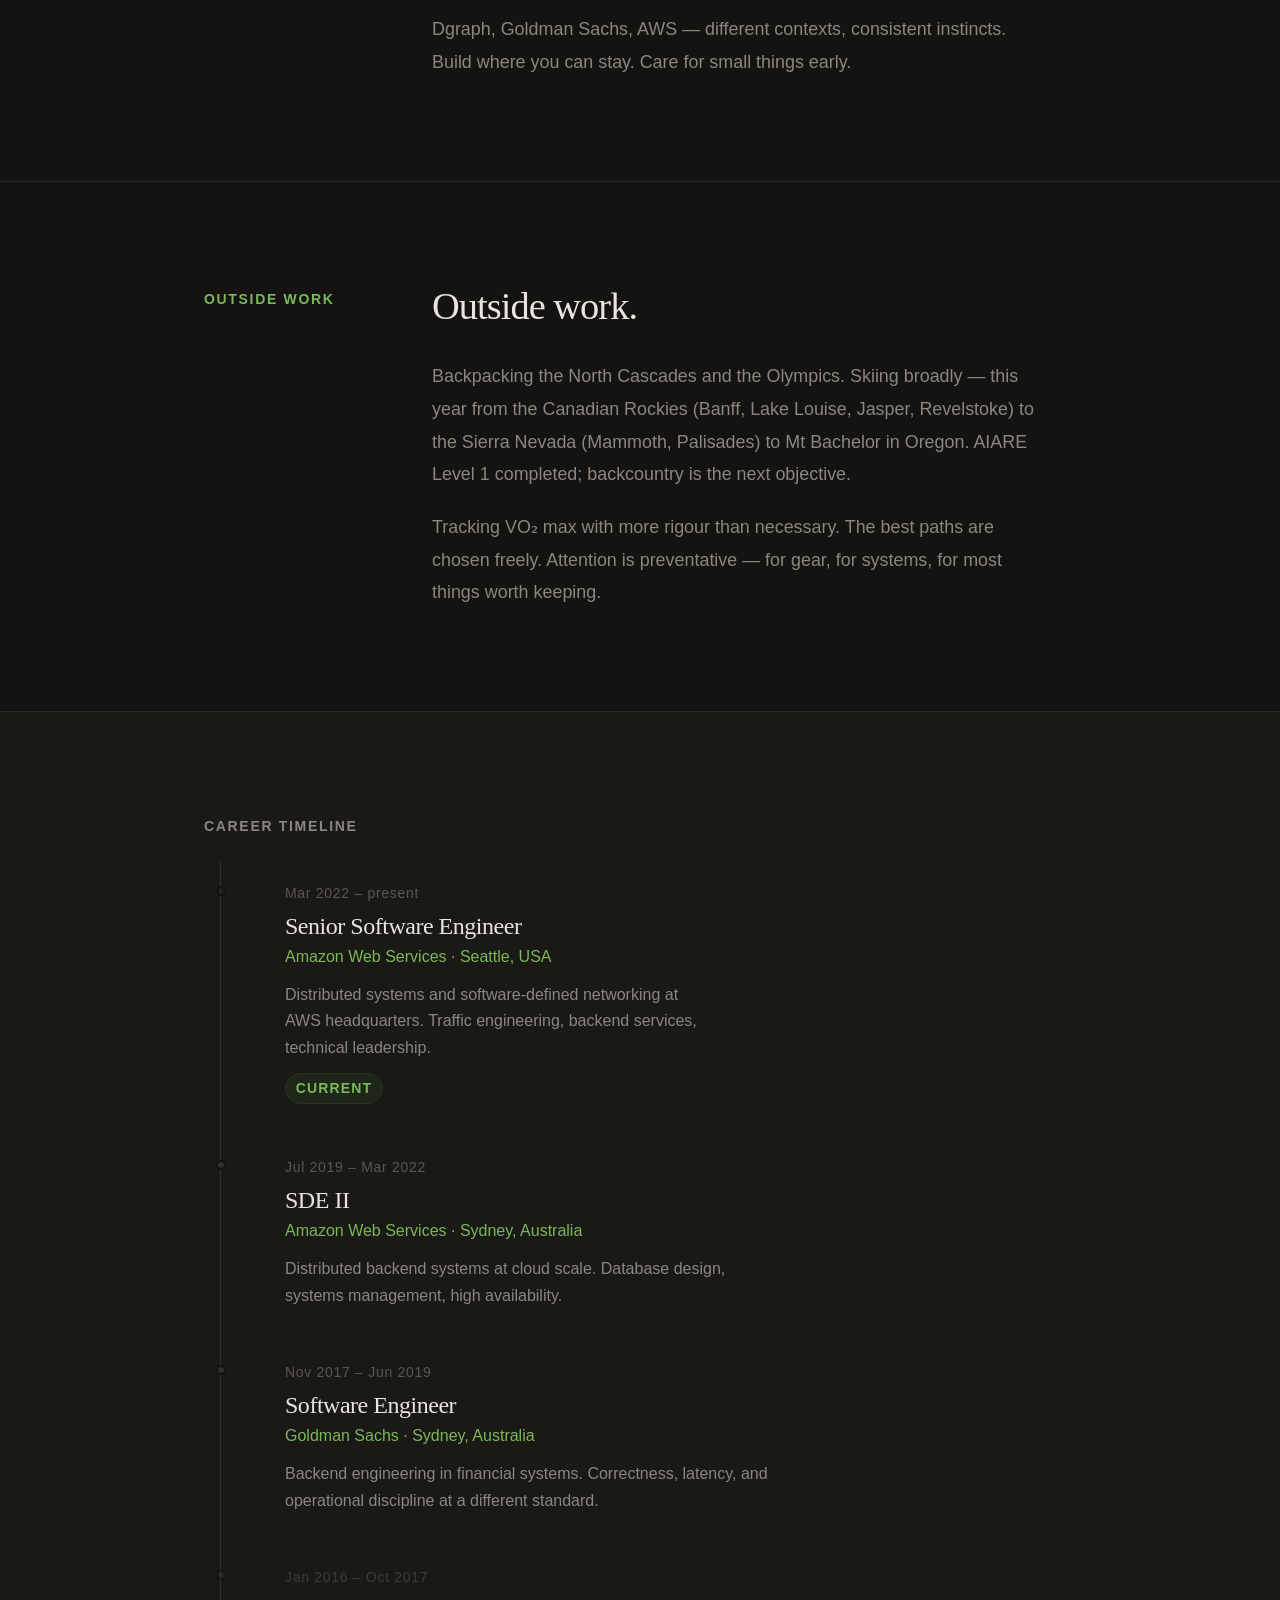
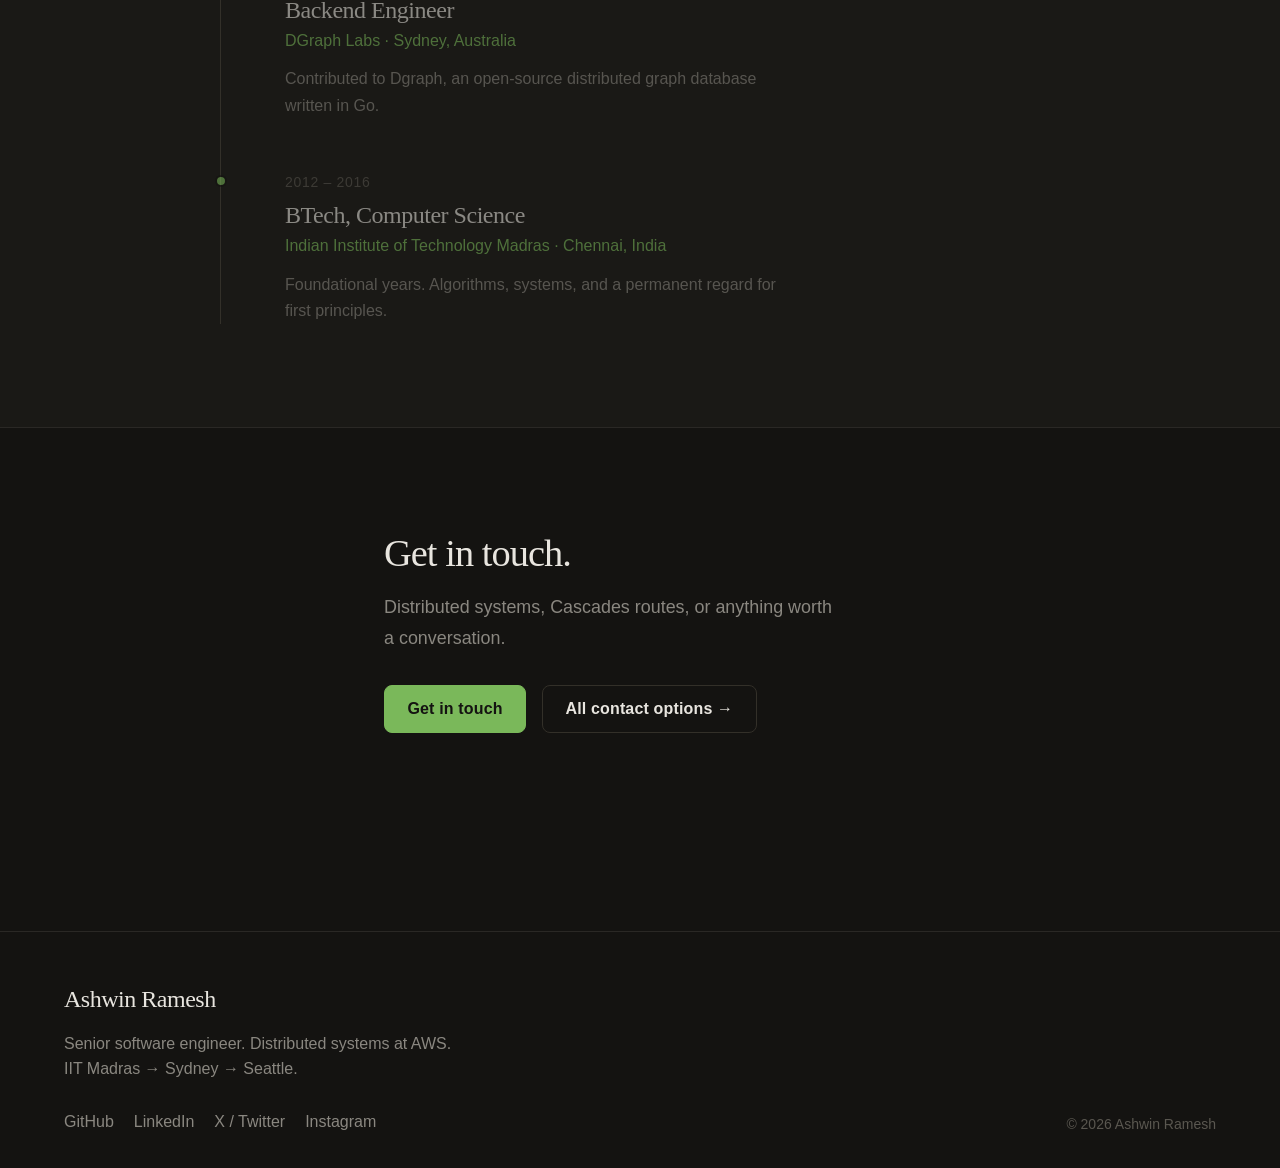
<file: about/index.html>
<!DOCTYPE html>
<html lang="en" data-theme="light">
<head>
  <meta charset="UTF-8" />
  <meta name="viewport" content="width=device-width, initial-scale=1.0" />
  <title>About — Ashwin Ramesh</title>
  <meta name="description" content="Ashwin Ramesh is a senior software engineer at AWS in Seattle. IIT Madras BTech, six years in Sydney, now in the Pacific Northwest." />
  <link rel="canonical" href="https://ashwin95r.github.io/about/" />

  <link rel="preconnect" href="https://api.fontshare.com" />
  <link href="https://api.fontshare.com/v2/css?f[]=zodiak@400,500,700&f[]=satoshi@300,400,500,700&display=swap" rel="stylesheet" />

  <link rel="stylesheet" href="../css/base.css" />
  <link rel="stylesheet" href="../css/components.css" />
  <link rel="stylesheet" href="../css/about.css" />
  <link rel="icon" type="image/svg+xml" href="../images/favicon.svg" />
  <!-- Google tag (gtag.js) -->
  <script async src="https://www.googletagmanager.com/gtag/js?id=G-B6GVES3EQP"></script>
  <script>
    window.dataLayer = window.dataLayer || [];
    function gtag(){dataLayer.push(arguments);}
    gtag('js', new Date());
    gtag('config', 'G-B6GVES3EQP');
  </script>
</head>
<body>

  <header class="site-header" role="banner">
    <nav class="nav" aria-label="Main navigation">
      <a href="/" class="nav__logo">
        <svg class="nav__logo-mark" viewBox="0 0 32 32" fill="none" xmlns="http://www.w3.org/2000/svg" aria-hidden="true">
          <rect x="1" y="1" width="30" height="30" rx="6" stroke="currentColor" stroke-width="1.2" fill="none" opacity="0.3"/>
          <path d="M8 24 L16 8 L24 24" stroke="currentColor" stroke-width="1.8" stroke-linecap="round" stroke-linejoin="round" fill="none"/>
          <path d="M10.5 19 L21.5 19" stroke="currentColor" stroke-width="1.8" stroke-linecap="round" fill="none"/>
          <circle cx="16" cy="8" r="1.2" fill="currentColor"/>
        </svg>
        <span class="nav__logo-text">Ashwin Ramesh</span>
      </a>
      <ul class="nav__links" role="list">
        <li><a href="/">Home</a></li>
        <li><a href="/work/">Work</a></li>
        <li><a href="/about/">About</a></li>
        <li><a href="/writing/">Writing</a></li>
        <li><a href="/adventures/">Adventures</a></li>
        <li><a href="/contact/">Contact</a></li>
      </ul>
      <div class="nav__actions">
        <button class="theme-toggle" data-theme-toggle aria-label="Switch to dark mode">
          <svg width="18" height="18" viewBox="0 0 24 24" fill="none" stroke="currentColor" stroke-width="2" stroke-linecap="round" aria-hidden="true"><path d="M21 12.79A9 9 0 1 1 11.21 3 7 7 0 0 0 21 12.79z"/></svg>
        </button>
        <button class="nav__mobile-toggle" data-mobile-toggle aria-label="Open navigation" aria-expanded="false">
          <svg width="20" height="20" viewBox="0 0 24 24" fill="none" stroke="currentColor" stroke-width="2" stroke-linecap="round" aria-hidden="true"><line x1="3" y1="12" x2="21" y2="12"/><line x1="3" y1="6" x2="21" y2="6"/><line x1="3" y1="18" x2="21" y2="18"/></svg>
        </button>
      </div>
    </nav>
  </header>

  <main>
    <!-- ── About Hero ─────────────────────────────────────── -->
    <section class="about-hero topo-bg" aria-labelledby="about-hero-heading">
      <div class="container--wide">
        <div class="about-hero__inner">
          <div class="about-hero__text">
            <p class="page-hero__label reveal">About</p>
            <h1 class="about-hero__heading reveal reveal--delay-1" id="about-hero-heading">
              Chennai to Sydney<br>
              to Seattle.
            </h1>
            <p class="about-hero__lead reveal reveal--delay-2">
              I'm Ashwin Ramesh — a senior software engineer at AWS in Seattle,
              originally from Chennai, India. I studied at IIT Madras, spent six years
              building systems in Sydney, and relocated to the Pacific Northwest in 2022.
              The geography changed. The instincts didn't.
              What you're willing to work for reveals what matters — in systems and elsewhere.
            </p>
          </div>

          <div class="about-hero__portrait reveal reveal--delay-2">
            <div class="about-portrait-frame">
              <img
                src="../images/ashwin-portrait.jpg"
                alt="Illustrated portrait of Ashwin Ramesh — alpine gear, topo map background"
                width="448"
                height="600"
                style="width:100%;height:auto;display:block;border-radius:4px;"
                loading="eager"
              />
              <div class="about-portrait-caption">
                <span>Seattle, WA · 2025</span>
              </div>
            </div>
          </div>
        </div>
      </div>
    </section>

    <!-- ── Bio Sections ───────────────────────────────────── --><section class="section" aria-labelledby="bio-scale">
      <div class="container">
        <div class="bio-grid">
          <div class="bio-sidebar reveal">
            <p class="bio-sidebar__chapter">Scale</p>
            <p class="bio-sidebar__place">Seattle, USA</p>
            <p class="bio-sidebar__years">2022 – present</p>
          </div>
          <div class="bio-content">
            <h2 class="bio-heading reveal" id="bio-scale">Seattle.</h2>
            <div class="bio-text reveal reveal--delay-1">
              <p>
                Senior software engineer at AWS. Distributed systems and software-defined networking — traffic engineering, packet processing, backend services across 30+ regions and 400+ edge locations.
              </p>
              <p>
                The Cascades are twenty minutes from the city. Difficulty is information.
                What surfaces under pressure — in terrain or in systems — is worth paying attention to.
              </p>
            </div>
          </div>
        </div>
      </div>
    </section>

    <hr class="divider" />

    <section class="section bio-section--muted" aria-labelledby="bio-expansion">
      <div class="container">
        <div class="bio-grid">
          <div class="bio-sidebar reveal">
            <p class="bio-sidebar__chapter">Expansion</p>
            <p class="bio-sidebar__place">Sydney, Australia</p>
            <p class="bio-sidebar__years">2016 – 2022</p>
          </div>
          <div class="bio-content">
            <h2 class="bio-heading reveal" id="bio-expansion">Six years in Sydney.</h2>
            <div class="bio-text reveal reveal--delay-1">
              <p>
                DGraph Labs — a distributed graph database startup — then Goldman Sachs, then AWS.
                Each step brought larger systems and sharper design decisions.
              </p>
              <p>
                Sydney was good. The harbour, the Blue Mountains, the coastal walks.
                Moving to Seattle in 2022 was a deliberate choice.
              </p>
            </div>
          </div>
        </div>
      </div>
    </section>

    

    <hr class="divider" />
    <section class="section bio-section--muted-more" aria-labelledby="bio-origins">
      <div class="container">
        <div class="bio-grid">
          <div class="bio-sidebar reveal">
            <p class="bio-sidebar__chapter">Origins</p>
            <p class="bio-sidebar__place">Chennai, India</p>
            <p class="bio-sidebar__years">–– 2016</p>
          </div>
          <div class="bio-content">
            <h2 class="bio-heading reveal" id="bio-origins">IIT Madras and the foundational years.</h2>
            <div class="bio-text reveal reveal--delay-1">
              <p>
                I grew up in Chennai. Studied computer science at IIT Madras, 2012–2016.
              Good peers, good fundamentals, a lasting preference for first principles.
              </p>
            </div>
          </div>
        </div>
      </div>
    </section>

    

    <hr class="divider" />

    <!-- ── Technical profile ──────────────────────────────── -->
    <section class="section" aria-labelledby="bio-technical">
      <div class="container">
        <div class="bio-grid">
          <div class="bio-sidebar reveal">
            <p class="bio-sidebar__chapter">The work</p>
          </div>
          <div class="bio-content">
            <h2 class="bio-heading reveal" id="bio-technical">How I think about engineering.</h2>
            <div class="bio-text reveal reveal--delay-1">
              <p>Where most of my time has gone:</p>
            </div>

            <div class="skills-grid reveal reveal--delay-2">
              <div class="skill-block">
                <h3 class="skill-block__heading">Distributed Systems</h3>
                <p class="skill-block__text">Consensus algorithms, replication strategies, partition tolerance, and the real cost of eventual consistency when clients are not cooperative.</p>
              </div>
              <div class="skill-block">
                <h3 class="skill-block__heading">Database Design</h3>
                <p class="skill-block__text">Schema design for longevity, storage engine internals (B-trees, WAL, compaction), and what your access patterns reveal about your data model.</p>
              </div>
              <div class="skill-block">
                <h3 class="skill-block__heading">Software-Defined Networking</h3>
                <p class="skill-block__text">Traffic engineering, packet processing, and network programmability at the scale of 30+ global AWS regions and 400+ edge locations — where the network is infrastructure you design, not a fixed substrate you rely on.</p>
              </div>
              <div class="skill-block">
                <h3 class="skill-block__heading">Systems Reliability</h3>
                <p class="skill-block__text">Fault isolation, graceful degradation, observability-first design, and the operational discipline that keeps large systems predictable under pressure.</p>
              </div>
              <div class="skill-block">
                <h3 class="skill-block__heading">Backend Infrastructure</h3>
                <p class="skill-block__text">Service architecture, API design, data pipelines, and the design decisions that determine whether systems remain maintainable three years after they ship.</p>
              </div>
            </div>

            <div class="bio-text reveal reveal--delay-2" style="margin-top: var(--space-8);">
              <p>
                Dgraph, Goldman Sachs, AWS — different contexts, consistent instincts.
                Build where you can stay. Care for small things early.
              </p>
            </div>
          </div>
        </div>
      </div>
    </section>

    

    <hr class="divider" />

    <!-- ── Personal ────────────────────────────────────────── -->
    <section class="section" aria-labelledby="bio-personal">
      <div class="container">
        <div class="bio-grid">
          <div class="bio-sidebar reveal">
            <p class="bio-sidebar__chapter">Outside work</p>
          </div>
          <div class="bio-content">
            <h2 class="bio-heading reveal" id="bio-personal">Outside work.</h2>
            <div class="bio-text reveal reveal--delay-1">
              <p>
                Backpacking the North Cascades and the Olympics. Skiing broadly — this year
                from the Canadian Rockies (Banff, Lake Louise, Jasper, Revelstoke) to the Sierra Nevada
                (Mammoth, Palisades) to Mt Bachelor in Oregon. AIARE Level 1 completed;
                backcountry is the next objective.
              </p>
              <p>
                Tracking VO₂ max with more rigour than necessary.
                The best paths are chosen freely. Attention is preventative — for gear, for systems, for most things worth keeping.
              </p>
            </div>
          </div>
        </div>
      </div>
    </section>

    <!-- ── Timeline ───────────────────────────────────────── -->
    <section class="section timeline-section" aria-labelledby="timeline-heading">
      <div class="container">
        <p class="label reveal" style="margin-bottom: var(--space-6);">Career timeline</p>
        <h2 class="sr-only" id="timeline-heading">Career timeline</h2>

        <ol class="timeline" role="list">
          <li class="timeline-item reveal reveal--delay-2">
            <div class="timeline-item__marker" aria-hidden="true"></div>
            <div class="timeline-item__content">
              <span class="timeline-item__date">Mar 2022 – present</span>
              <h3 class="timeline-item__title">Senior Software Engineer</h3>
              <p class="timeline-item__org">Amazon Web Services · Seattle, USA</p>
              <p class="timeline-item__note">Distributed systems and software-defined networking at AWS headquarters. Traffic engineering, backend services, technical leadership.</p>
              <span class="timeline-item__current">Current</span>
            </div>
          </li>
          <li class="timeline-item reveal reveal--delay-1">
            <div class="timeline-item__marker" aria-hidden="true"></div>
            <div class="timeline-item__content">
              <span class="timeline-item__date">Jul 2019 – Mar 2022</span>
              <h3 class="timeline-item__title">SDE II</h3>
              <p class="timeline-item__org">Amazon Web Services · Sydney, Australia</p>
              <p class="timeline-item__note">Distributed backend systems at cloud scale. Database design, systems management, high availability.</p>
            </div>
          </li>
          <li class="timeline-item reveal reveal--delay-2">
            <div class="timeline-item__marker" aria-hidden="true"></div>
            <div class="timeline-item__content">
              <span class="timeline-item__date">Nov 2017 – Jun 2019</span>
              <h3 class="timeline-item__title">Software Engineer</h3>
              <p class="timeline-item__org">Goldman Sachs · Sydney, Australia</p>
              <p class="timeline-item__note">Backend engineering in financial systems. Correctness, latency, and operational discipline at a different standard.</p>
            </div>
          </li>
          <li class="timeline-item reveal reveal--delay-1">
            <div class="timeline-item__marker" aria-hidden="true"></div>
            <div class="timeline-item__content">
              <span class="timeline-item__date">Jan 2016 – Oct 2017</span>
              <h3 class="timeline-item__title">Backend Engineer</h3>
              <p class="timeline-item__org">DGraph Labs · Sydney, Australia</p>
              <p class="timeline-item__note">Contributed to Dgraph, an open-source distributed graph database written in Go.</p>
            </div>
          </li>
          <li class="timeline-item reveal">
            <div class="timeline-item__marker" aria-hidden="true"></div>
            <div class="timeline-item__content">
              <span class="timeline-item__date">2012 – 2016</span>
              <h3 class="timeline-item__title">BTech, Computer Science</h3>
              <p class="timeline-item__org">Indian Institute of Technology Madras · Chennai, India</p>
              <p class="timeline-item__note">Foundational years. Algorithms, systems, and a permanent regard for first principles.</p>
            </div>
          </li>
        </ol>
      </div>
    </section>

    <!-- ── Contact nudge ────────────────────────────────────── -->
    <section class="section contact-nudge" aria-labelledby="contact-nudge-heading">
      <div class="container--narrow">
        <div class="contact-nudge__inner reveal">
          <h2 id="contact-nudge-heading" class="contact-nudge__heading">
            Get in touch.
          </h2>
          <p class="contact-nudge__body">
            Distributed systems, Cascades routes, or anything worth a conversation.
          </p>
          <div style="display: flex; gap: var(--space-4); flex-wrap: wrap; margin-top: var(--space-8);">
            <a href="/contact/" class="btn btn--primary">Get in touch</a>
            <a href="/contact/" class="btn btn--ghost">All contact options →</a>
          </div>
        </div>
      </div>
    </section>
  </main>

  <footer class="site-footer" role="contentinfo">
    <div class="footer__inner">
      <div class="footer__left">
        <p class="footer__name">Ashwin Ramesh</p>
        <p class="footer__tagline">Senior software engineer. Distributed systems at AWS. IIT Madras → Sydney → Seattle.</p>
        <nav class="footer__links" aria-label="Social links">
          <a href="https://github.com/ashwin95r" target="_blank" rel="noopener noreferrer">GitHub</a>
          <a href="https://linkedin.com/in/ashwin95r" target="_blank" rel="noopener noreferrer">LinkedIn</a>
          <a href="https://twitter.com/ashwin_rrr" target="_blank" rel="noopener noreferrer">X / Twitter</a>
          <a href="https://instagram.com/ashwin_rrr" target="_blank" rel="noopener noreferrer">Instagram</a>
        </nav>
      </div>
      <div class="footer__right">
        <p class="footer__copy">© 2026 Ashwin Ramesh</p>
      </div>
    </div>
  </footer>

  <script src="../js/main.js" defer></script>
</body>
</html>
</file>
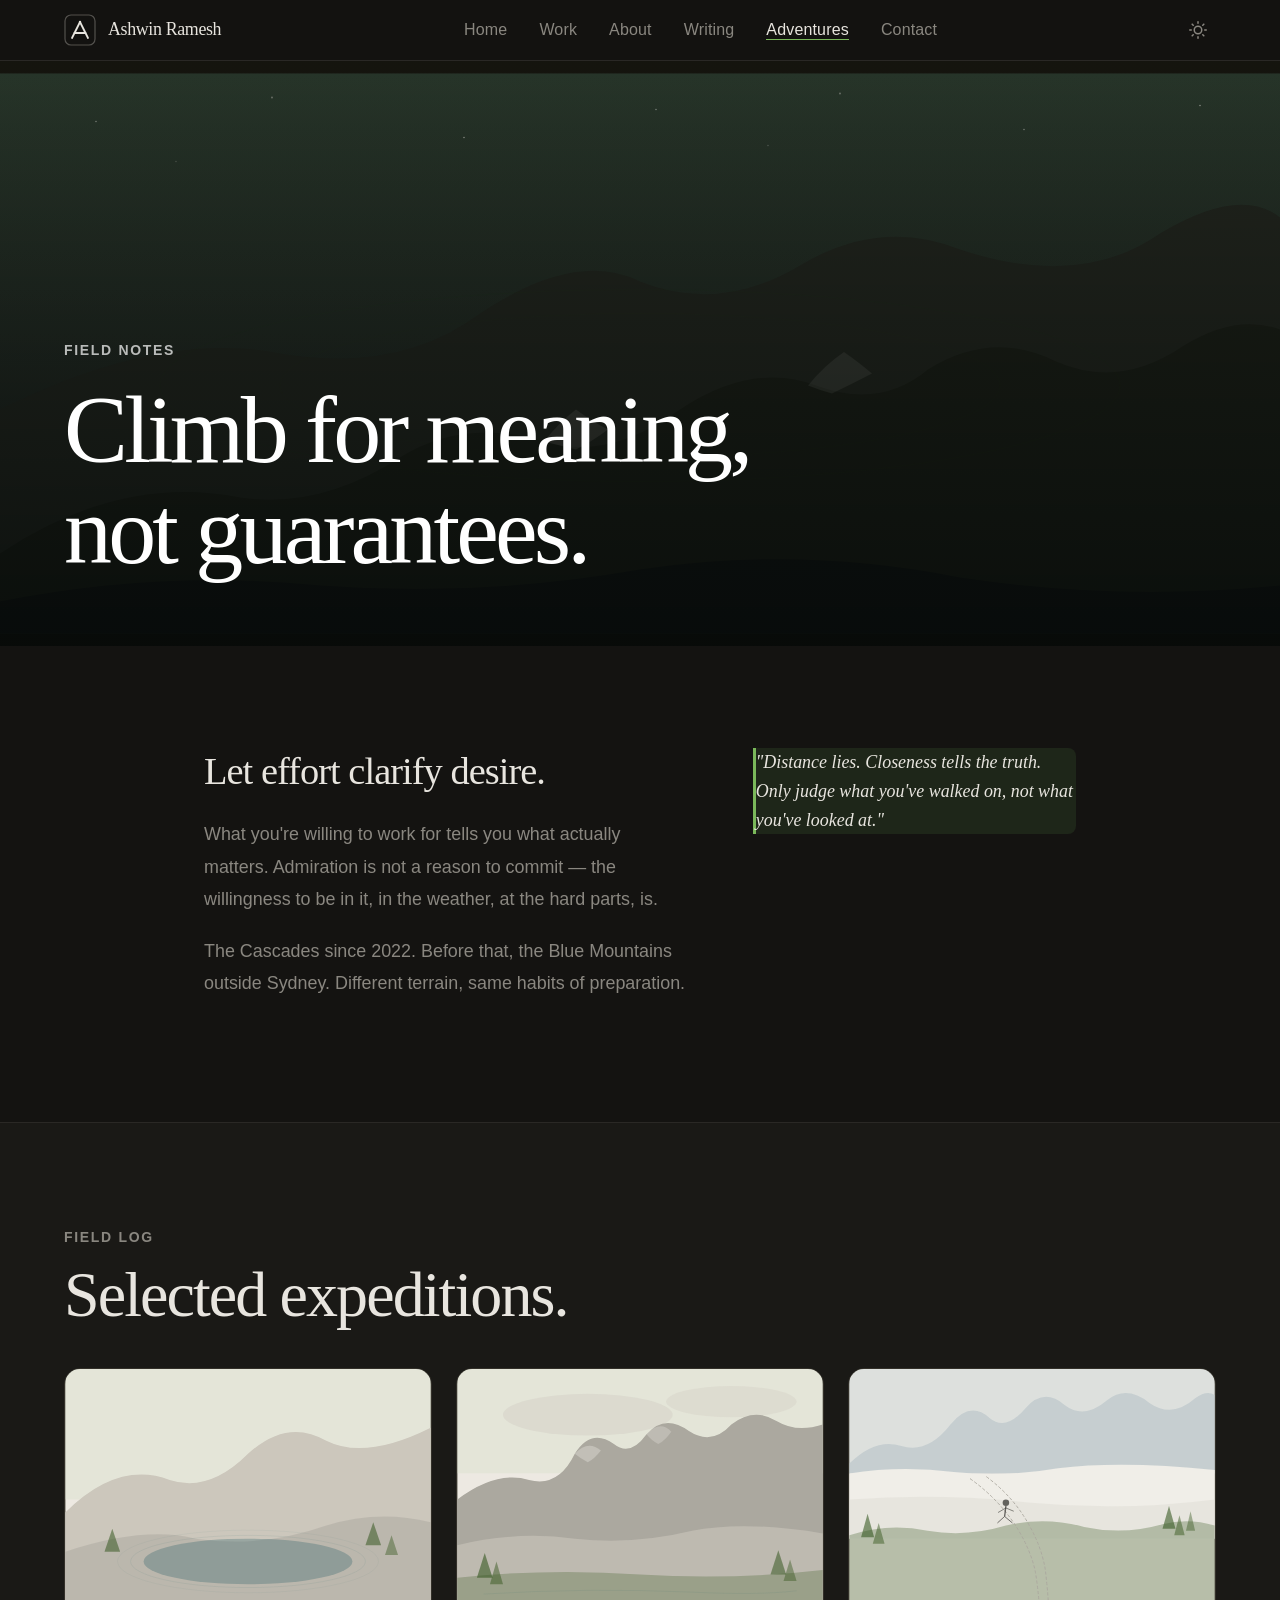
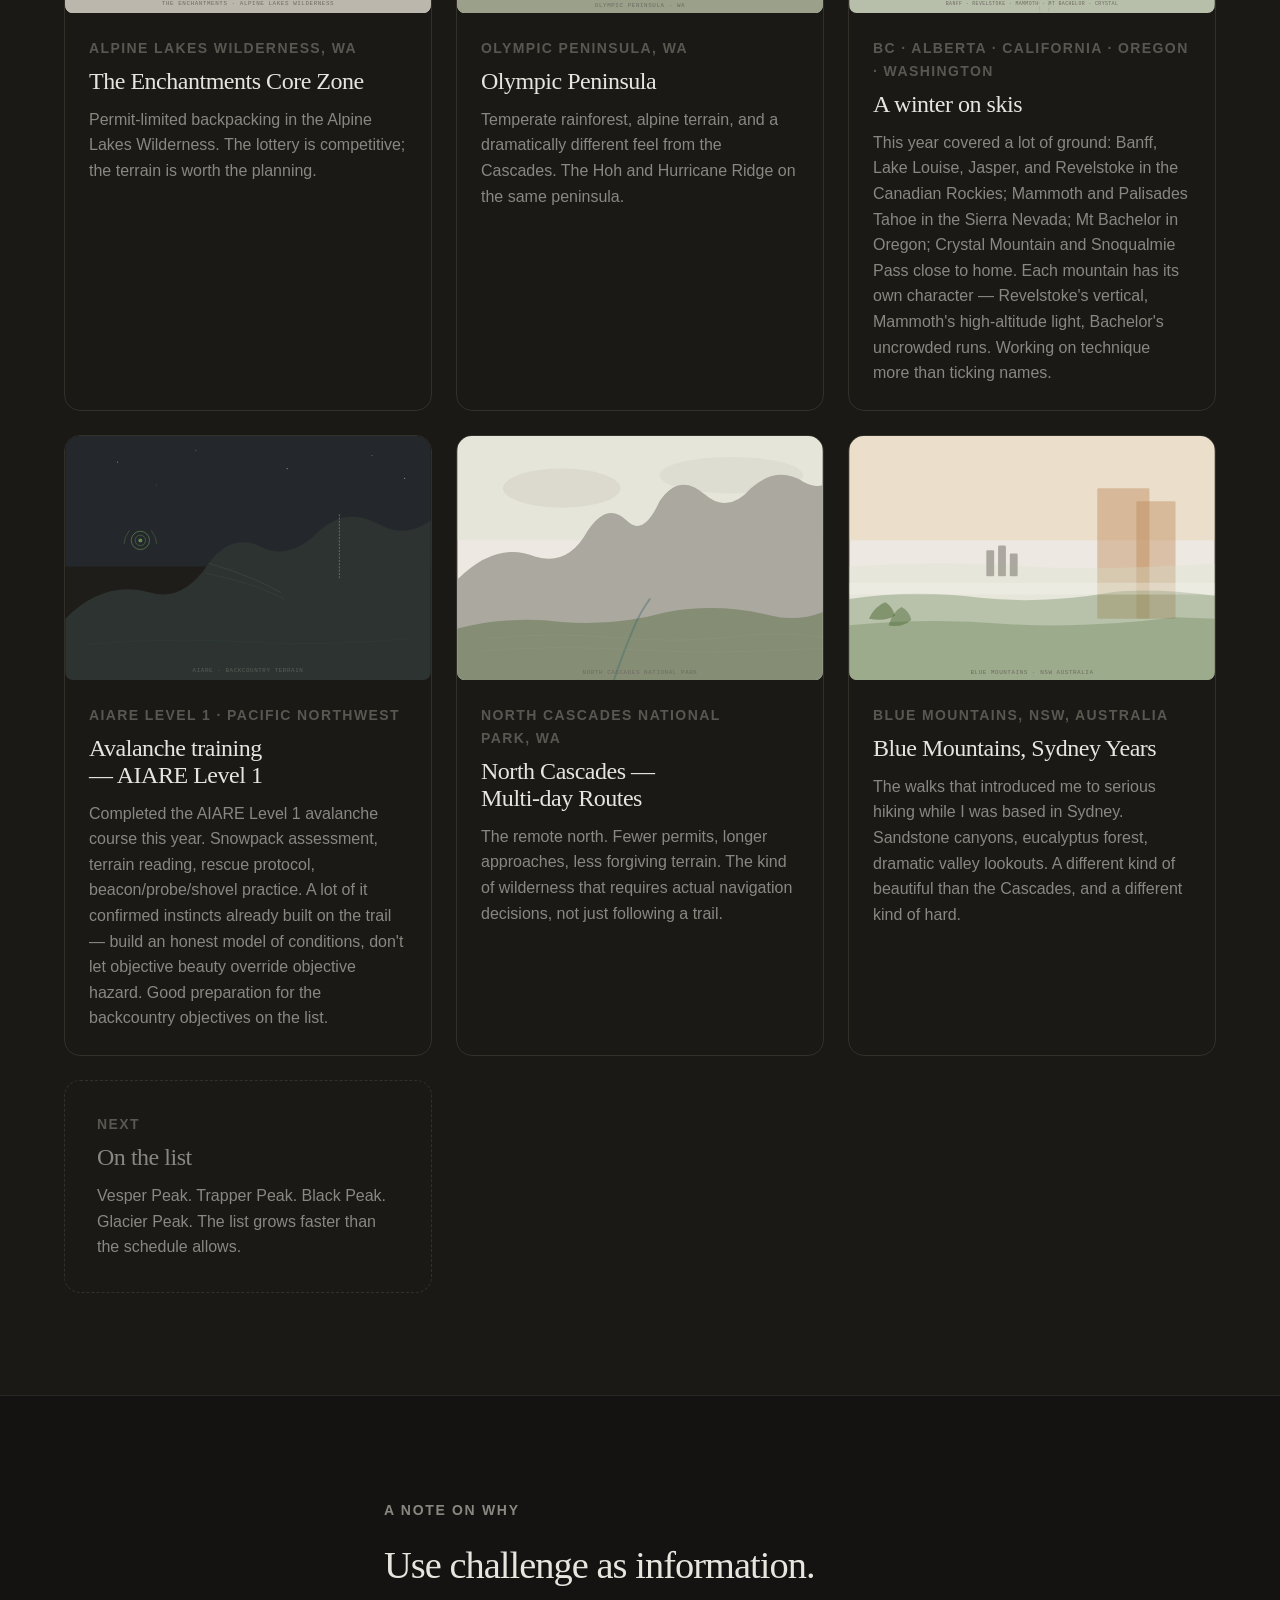
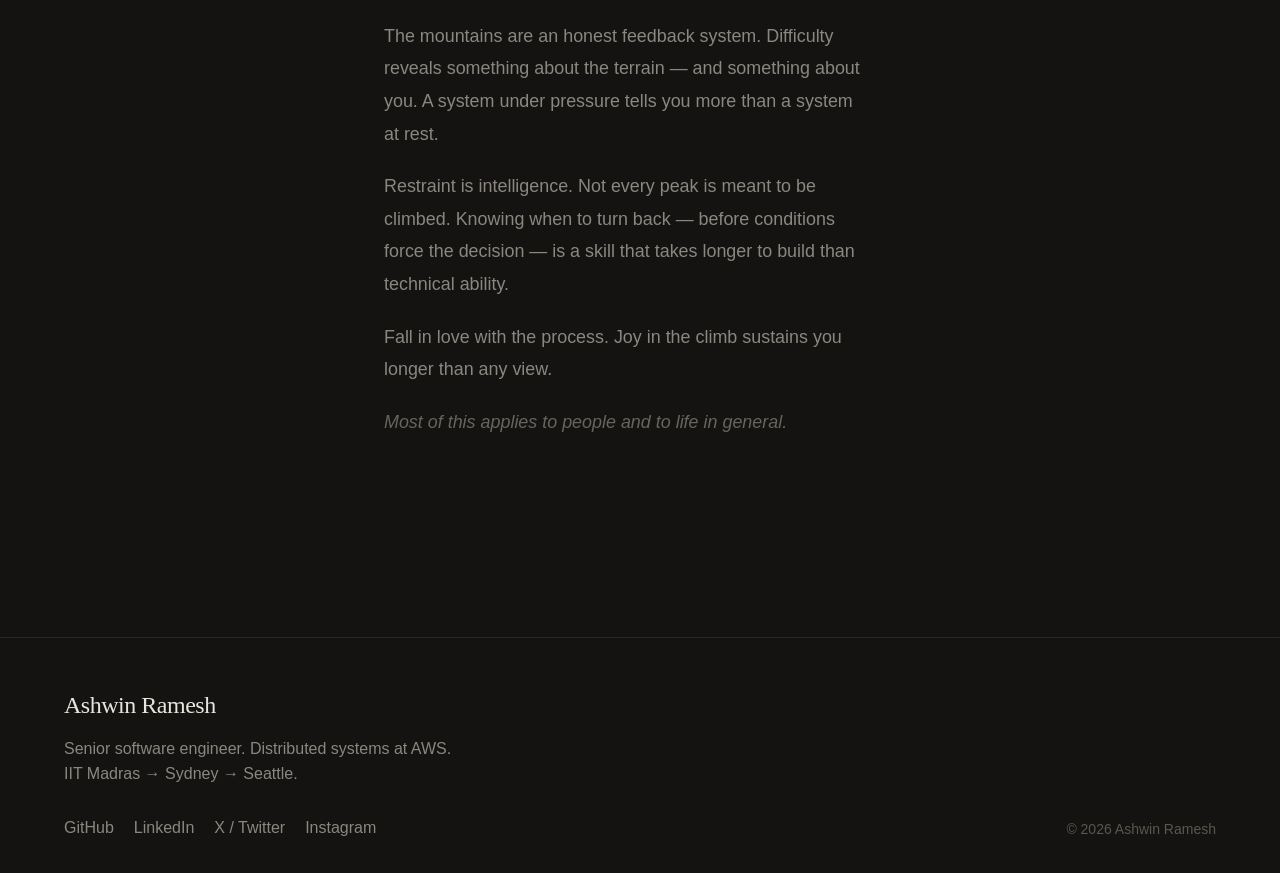
<file: adventures/index.html>
<!DOCTYPE html>
<html lang="en" data-theme="light">
<head>
  <meta charset="UTF-8" />
  <meta name="viewport" content="width=device-width, initial-scale=1.0" />
  <title>Adventures — Ashwin Ramesh</title>
  <meta name="description" content="Field notes from the Cascades, backcountry skiing across BC, Alberta, California and Oregon, AIARE Level 1, and outdoor pursuits by Ashwin Ramesh." />
  <link rel="canonical" href="https://ashwin95r.github.io/adventures/" />

  <link rel="preconnect" href="https://api.fontshare.com" />
  <link href="https://api.fontshare.com/v2/css?f[]=zodiak@400,500,700&f[]=satoshi@300,400,500,700&display=swap" rel="stylesheet" />

  <link rel="stylesheet" href="../css/base.css" />
  <link rel="stylesheet" href="../css/components.css" />
  <link rel="icon" type="image/svg+xml" href="../images/favicon.svg" />
  <!-- Google tag (gtag.js) -->
  <script async src="https://www.googletagmanager.com/gtag/js?id=G-B6GVES3EQP"></script>
  <script>
    window.dataLayer = window.dataLayer || [];
    function gtag(){dataLayer.push(arguments);}
    gtag('js', new Date());
    gtag('config', 'G-B6GVES3EQP');
  </script>
</head>
<body>

  <header class="site-header" role="banner">
    <nav class="nav" aria-label="Main navigation">
      <a href="/" class="nav__logo">
        <svg class="nav__logo-mark" viewBox="0 0 32 32" fill="none" xmlns="http://www.w3.org/2000/svg" aria-hidden="true">
          <rect x="1" y="1" width="30" height="30" rx="6" stroke="currentColor" stroke-width="1.2" fill="none" opacity="0.3"/>
          <path d="M8 24 L16 8 L24 24" stroke="currentColor" stroke-width="1.8" stroke-linecap="round" stroke-linejoin="round" fill="none"/>
          <path d="M10.5 19 L21.5 19" stroke="currentColor" stroke-width="1.8" stroke-linecap="round" fill="none"/>
          <circle cx="16" cy="8" r="1.2" fill="currentColor"/>
        </svg>
        <span class="nav__logo-text">Ashwin Ramesh</span>
      </a>
      <ul class="nav__links" role="list">
        <li><a href="/">Home</a></li>
        <li><a href="/work/">Work</a></li>
        <li><a href="/about/">About</a></li>
        <li><a href="/writing/">Writing</a></li>
        <li><a href="/adventures/">Adventures</a></li>
        <li><a href="/contact/">Contact</a></li>
      </ul>
      <div class="nav__actions">
        <button class="theme-toggle" data-theme-toggle aria-label="Switch to dark mode">
          <svg width="18" height="18" viewBox="0 0 24 24" fill="none" stroke="currentColor" stroke-width="2" stroke-linecap="round" aria-hidden="true"><path d="M21 12.79A9 9 0 1 1 11.21 3 7 7 0 0 0 21 12.79z"/></svg>
        </button>
        <button class="nav__mobile-toggle" data-mobile-toggle aria-label="Open navigation" aria-expanded="false">
          <svg width="20" height="20" viewBox="0 0 24 24" fill="none" stroke="currentColor" stroke-width="2" stroke-linecap="round" aria-hidden="true"><line x1="3" y1="12" x2="21" y2="12"/><line x1="3" y1="6" x2="21" y2="6"/><line x1="3" y1="18" x2="21" y2="18"/></svg>
        </button>
      </div>
    </nav>
  </header>

  <main>
    <!-- ── Full-bleed hero ──────────────────────────────────── -->
    <section class="adv-hero" aria-labelledby="adv-hero-heading">
      <div class="adv-hero__image-wrap">
        <div class="img-illustration img-illustration--hero-full" role="img" aria-label="Cascade mountain range illustration">
  <svg viewBox="0 0 1600 700" fill="none" xmlns="http://www.w3.org/2000/svg" style="width:100%;height:100%;display:block">
    <rect width="1600" height="700" fill="#1E1D1A"/>
    <!-- Sky gradient -->
    <defs>
      <linearGradient id="sky" x1="0" y1="0" x2="0" y2="1">
        <stop offset="0%" stop-color="#2B3A2D"/>
        <stop offset="100%" stop-color="#1E1D1A"/>
      </linearGradient>
      <linearGradient id="mtn" x1="0" y1="0" x2="0" y2="1">
        <stop offset="0%" stop-color="#2D3A2F"/>
        <stop offset="100%" stop-color="#1A1C1A"/>
      </linearGradient>
    </defs>
    <rect width="1600" height="700" fill="url(#sky)"/>
    <!-- Stars (dots) -->
    <circle cx="120" cy="60" r="1" fill="#E8E5DF" opacity="0.5"/>
    <circle cx="340" cy="30" r="1.2" fill="#E8E5DF" opacity="0.4"/>
    <circle cx="580" cy="80" r="1" fill="#E8E5DF" opacity="0.6"/>
    <circle cx="820" cy="45" r="1" fill="#E8E5DF" opacity="0.5"/>
    <circle cx="1050" cy="25" r="1.2" fill="#E8E5DF" opacity="0.4"/>
    <circle cx="1280" cy="70" r="1" fill="#E8E5DF" opacity="0.5"/>
    <circle cx="1500" cy="40" r="1" fill="#E8E5DF" opacity="0.6"/>
    <circle cx="220" cy="110" r="0.8" fill="#E8E5DF" opacity="0.3"/>
    <circle cx="960" cy="90" r="0.8" fill="#E8E5DF" opacity="0.35"/>
    <!-- Far range -->
    <path d="M0 420 Q200 320 350 350 Q500 375 600 300 Q720 220 800 260 Q900 300 1000 240 Q1100 180 1200 220 Q1350 270 1450 200 Q1550 140 1600 180 L1600 700 L0 700Z" fill="#252820"/>
    <!-- Near peaks -->
    <path d="M0 600 Q150 500 300 530 Q400 545 500 480 Q580 430 680 460 Q760 485 850 420 Q940 360 1020 390 Q1100 420 1160 370 Q1240 320 1320 360 Q1400 395 1480 340 Q1545 300 1600 320 L1600 700 L0 700Z" fill="#1E2118"/>
    <!-- Foreground ridge -->
    <path d="M0 660 Q200 620 400 640 Q600 655 800 620 Q1000 590 1200 630 Q1400 660 1600 640 L1600 700 L0 700Z" fill="#161815"/>
    <!-- Topo contour overlays -->
    <ellipse cx="800" cy="390" rx="600" ry="120" stroke="#2D5016" stroke-width="0.5" fill="none" opacity="0.15"/>
    <ellipse cx="800" cy="390" rx="450" ry="90" stroke="#2D5016" stroke-width="0.5" fill="none" opacity="0.12"/>
    <!-- Snow caps highlight -->
    <path d="M680 460 Q700 435 720 420 Q740 435 760 445 Q740 460 720 470 Q700 465 680 460Z" fill="#E8E5DF" opacity="0.12"/>
    <path d="M1010 390 Q1030 365 1055 348 Q1075 362 1090 375 Q1065 388 1040 400 Q1025 396 1010 390Z" fill="#E8E5DF" opacity="0.1"/>
  </svg>
</div>
        <div class="adv-hero__overlay"></div>
        <div class="adv-hero__text">
          <p class="adv-hero__label label">Field notes</p>
          <h1 class="adv-hero__heading" id="adv-hero-heading">
            Climb for meaning,<br>not guarantees.
          </h1>
        </div>
      </div>
    </section>

    <!-- ── Intro ────────────────────────────────────────────── -->
    <section class="section" aria-labelledby="adv-intro-heading">
      <div class="container">
        <div class="adv-intro">
          <div class="adv-intro__text reveal">
            <h2 class="adv-intro__heading" id="adv-intro-heading">
              Let effort clarify desire.
            </h2>
            <p>
              What you're willing to work for tells you what actually matters.
              Admiration is not a reason to commit — the willingness to be in it,
              in the weather, at the hard parts, is.
            </p>
            <p>
              The Cascades since 2022. Before that, the Blue Mountains outside Sydney.
              Different terrain, same habits of preparation.
            </p>
          </div>
          <div class="adv-intro__pull reveal reveal--delay-2">
            <blockquote class="adv-pullquote">
              <p>"Distance lies. Closeness tells the truth. Only judge what you've walked on, not what you've looked at."</p>
            </blockquote>
          </div>
        </div>
      </div>
    </section>

    <!-- ── Adventures grid ──────────────────────────────────── -->
    <section class="section" style="background: var(--color-surface); border-block: 1px solid var(--color-divider);" aria-labelledby="adv-log-heading">
      <div class="container--wide">
        <div class="section-head">
          <div class="section-head__left">
            <p class="label reveal">Field log</p>
            <h2 class="section-title reveal reveal--delay-1" id="adv-log-heading">Selected expeditions.</h2>
          </div>
        </div>

        <div class="adventures-grid">

          <article class="adventure-card reveal" aria-labelledby="adv-enchantments">
            <div class="img-illustration img-illustration--card" role="img" aria-label="Alpine Lakes Wilderness, Washington">
  <svg viewBox="0 0 560 374" fill="none" xmlns="http://www.w3.org/2000/svg" style="width:100%;height:100%">
    <rect width="560" height="374" fill="#EDE9E2"/>
    <!-- Sky -->
    <rect width="560" height="200" fill="#D4DEC9" opacity="0.4"/>
    <!-- Mountains -->
    <path d="M0 220 Q80 140 160 170 Q220 190 280 130 Q340 75 400 110 Q460 140 560 90 L560 374 L0 374Z" fill="#CCC7BC"/>
    <path d="M0 280 Q120 240 200 260 Q300 275 400 240 Q480 215 560 235 L560 374 L0 374Z" fill="#ABA89F" opacity="0.5"/>
    <!-- Lake (flat reflection) -->
    <ellipse cx="280" cy="295" rx="160" ry="35" fill="#3D6B6F" opacity="0.35"/>
    <!-- Topo rings around lake -->
    <ellipse cx="280" cy="295" rx="180" ry="40" stroke="#3D6B6F" stroke-width="0.7" fill="none" opacity="0.2"/>
    <ellipse cx="280" cy="295" rx="200" ry="48" stroke="#3D6B6F" stroke-width="0.6" fill="none" opacity="0.15"/>
    <!-- Trees -->
    <path d="M60 280 L72 245 L84 280Z" fill="#2D5016" opacity="0.5"/>
    <path d="M460 270 L472 235 L484 270Z" fill="#2D5016" opacity="0.5"/>
    <path d="M490 285 L500 255 L510 285Z" fill="#2D5016" opacity="0.4"/>
    <text x="280" y="362" text-anchor="middle" font-family="monospace" font-size="9" fill="#6E6B63" letter-spacing="0.1em">THE ENCHANTMENTS · ALPINE LAKES WILDERNESS</text>
  </svg>
</div>
            <div class="adventure-card__body">
              <p class="adventure-card__location">Alpine Lakes Wilderness, WA</p>
              <h3 class="adventure-card__title" id="adv-enchantments">The Enchantments Core Zone</h3>
              <p class="adventure-card__note">
                Permit-limited backpacking in the Alpine Lakes Wilderness. The lottery is competitive;
                the terrain is worth the planning.
              </p>
            </div>
          </article>

          <article class="adventure-card reveal reveal--delay-1" aria-labelledby="adv-olympics">
            <div class="img-illustration img-illustration--card" role="img" aria-label="Olympic Peninsula coastline and mountains">
  <svg viewBox="0 0 560 374" fill="none" xmlns="http://www.w3.org/2000/svg" style="width:100%;height:100%">
    <rect width="560" height="374" fill="#EDE9E2"/>
    <!-- Overcast coastal sky -->
    <rect width="560" height="160" fill="#D4DEC9" opacity="0.4"/>
    <ellipse cx="200" cy="70" rx="130" ry="32" fill="#CCC7BC" opacity="0.35"/>
    <ellipse cx="420" cy="50" rx="100" ry="24" fill="#CCC7BC" opacity="0.3"/>
    <!-- Olympic peaks — jagged, varied -->
    <path d="M0 200 Q60 155 110 170 Q155 182 180 130 Q205 90 240 115 Q265 135 290 100 Q318 68 355 95 Q390 118 420 85 Q455 58 490 80 Q520 98 560 85 L560 374 L0 374Z" fill="#ABA89F"/>
    <!-- Mid ridge -->
    <path d="M0 270 Q90 248 180 260 Q270 270 360 248 Q440 232 560 252 L560 374 L0 374Z" fill="#CCC7BC" opacity="0.6"/>
    <!-- Rainforest floor -->
    <path d="M0 320 Q140 305 280 315 Q420 324 560 308 L560 374 L0 374Z" fill="#2D5016" opacity="0.25"/>
    <!-- Dense temperate rainforest trees -->
    <path d="M30 320 L42 282 L54 320Z" fill="#2D5016" opacity="0.55"/>
    <path d="M50 330 L60 295 L70 330Z" fill="#2D5016" opacity="0.45"/>
    <path d="M480 315 L492 278 L504 315Z" fill="#2D5016" opacity="0.5"/>
    <path d="M500 325 L510 292 L520 325Z" fill="#2D5016" opacity="0.4"/>
    <!-- Snow patches on peaks -->
    <path d="M180 130 Q200 108 220 125 Q210 138 200 143 Q190 138 180 130Z" fill="#F5F3EE" opacity="0.3"/>
    <path d="M290 100 Q310 78 328 96 Q318 110 308 115 Q298 110 290 100Z" fill="#F5F3EE" opacity="0.25"/>
    <!-- Coastal topo contours -->
    <path d="M40 345 Q200 335 360 342 Q460 347 520 340" stroke="#3D6B6F" stroke-width="0.5" fill="none" opacity="0.3"/>
    <text x="280" y="365" text-anchor="middle" font-family="monospace" font-size="9" fill="#6E6B63" letter-spacing="0.1em">OLYMPIC PENINSULA · WA</text>
  </svg>
</div>
            <div class="adventure-card__body">
              <p class="adventure-card__location">Olympic Peninsula, WA</p>
              <h3 class="adventure-card__title" id="adv-olympics">Olympic Peninsula</h3>
              <p class="adventure-card__note">
                Temperate rainforest, alpine terrain, and a dramatically different feel from the Cascades.
                The Hoh and Hurricane Ridge on the same peninsula.
              </p>
            </div>
          </article>

          <article class="adventure-card reveal reveal--delay-2" aria-labelledby="adv-skiing">
            <div class="img-illustration img-illustration--card" role="img" aria-label="Mountain skiing terrain">
  <svg viewBox="0 0 560 374" fill="none" xmlns="http://www.w3.org/2000/svg" style="width:100%;height:100%">
    <rect width="560" height="374" fill="#EDE9E2"/>
    <!-- Blue-grey alpine sky -->
    <rect width="560" height="160" fill="#C8D4D8" opacity="0.45"/>
    <!-- Distant peaks — Rockies silhouette, broad and layered -->
    <path d="M0 145 Q40 105 80 118 Q120 130 155 85 Q185 48 215 75 Q240 96 270 60 Q298 28 330 55 Q360 78 395 48 Q425 24 460 52 Q495 76 530 45 Q548 32 560 40 L560 160 L0 160Z" fill="#B8C4C8" opacity="0.6"/>
    <!-- Mid-mountain snowfield -->
    <path d="M0 160 Q80 148 160 158 Q240 166 320 152 Q420 140 560 155 L560 260 L0 260Z" fill="#F0EEE8"/>
    <!-- Slope contour shading -->
    <path d="M0 200 Q140 190 280 205 Q420 218 560 200 L560 260 L0 260Z" fill="#E0DDD6" opacity="0.5"/>
    <!-- Treeline — dense, varied heights -->
    <path d="M0 255 Q60 235 120 248 Q180 258 240 240 Q300 226 360 242 Q420 255 480 238 Q520 228 560 240 L560 374 L0 374Z" fill="#2D5016" opacity="0.28"/>
    <!-- Individual trees -->
    <path d="M18 258 L28 222 L38 258Z" fill="#2D5016" opacity="0.55"/>
    <path d="M36 268 L45 236 L54 268Z" fill="#2D5016" opacity="0.45"/>
    <path d="M480 245 L490 210 L500 245Z" fill="#2D5016" opacity="0.55"/>
    <path d="M498 255 L506 224 L514 255Z" fill="#2D5016" opacity="0.45"/>
    <path d="M516 248 L523 218 L530 248Z" fill="#2D5016" opacity="0.4"/>
    <!-- Ski run tracks — two parallel lines curving down -->
    <path d="M185 168 Q230 200 258 245 Q278 278 285 310 Q290 340 292 374" stroke="#ABA89F" stroke-width="1.4" fill="none" stroke-dasharray="5 3"/>
    <path d="M210 165 Q252 196 276 240 Q294 272 300 305 Q304 335 306 374" stroke="#ABA89F" stroke-width="1.4" fill="none" stroke-dasharray="5 3"/>
    <!-- Skier figure -->
    <circle cx="240" cy="205" r="5" fill="#1E1D1A" opacity="0.65"/>
    <line x1="240" y1="210" x2="238" y2="226" stroke="#1E1D1A" stroke-width="2" opacity="0.65"/>
    <line x1="238" y1="226" x2="227" y2="236" stroke="#1E1D1A" stroke-width="1.5" opacity="0.6"/>
    <line x1="238" y1="226" x2="250" y2="236" stroke="#1E1D1A" stroke-width="1.5" opacity="0.6"/>
    <line x1="240" y1="213" x2="228" y2="220" stroke="#1E1D1A" stroke-width="1.5" opacity="0.5"/>
    <line x1="240" y1="213" x2="252" y2="218" stroke="#1E1D1A" stroke-width="1.5" opacity="0.5"/>
    <!-- Location dots along base strip -->
    <text x="280" y="362" text-anchor="middle" font-family="monospace" font-size="7.5" fill="#6E6B63" letter-spacing="0.08em">BANFF · REVELSTOKE · MAMMOTH · MT BACHELOR · CRYSTAL</text>
  </svg>
</div>
            <div class="adventure-card__body">
              <p class="adventure-card__location">BC · Alberta · California · Oregon · Washington</p>
              <h3 class="adventure-card__title" id="adv-skiing">A winter on skis</h3>
              <p class="adventure-card__note">
                This year covered a lot of ground: Banff, Lake Louise, Jasper, and
                Revelstoke in the Canadian Rockies; Mammoth and Palisades Tahoe in the
                Sierra Nevada; Mt Bachelor in Oregon; Crystal Mountain and
                Snoqualmie Pass close to home. Each mountain has its own character —
                Revelstoke's vertical, Mammoth's high-altitude light, Bachelor's
                uncrowded runs. Working on technique more than ticking names.
              </p>
            </div>
          </article>

          <!-- AIARE / Backcountry card -->
          <article class="adventure-card reveal reveal--delay-1" aria-labelledby="adv-aiare">
            <div class="img-illustration img-illustration--card" role="img" aria-label="Backcountry avalanche terrain">
  <svg viewBox="0 0 560 374" fill="none" xmlns="http://www.w3.org/2000/svg" style="width:100%;height:100%">
    <rect width="560" height="374" fill="#1E1D1A"/>
    <!-- Night / pre-dawn sky -->
    <rect width="560" height="200" fill="#252A2E" opacity="0.9"/>
    <!-- Stars -->
    <circle cx="80" cy="40" r="1" fill="#E8E5DF" opacity="0.5"/>
    <circle cx="200" cy="22" r="0.8" fill="#E8E5DF" opacity="0.4"/>
    <circle cx="340" cy="50" r="1" fill="#E8E5DF" opacity="0.55"/>
    <circle cx="470" cy="30" r="0.8" fill="#E8E5DF" opacity="0.4"/>
    <circle cx="520" cy="65" r="1" fill="#E8E5DF" opacity="0.45"/>
    <circle cx="140" cy="75" r="0.7" fill="#E8E5DF" opacity="0.35"/>
    <!-- Steep avalanche terrain — angular faces -->
    <path d="M0 280 Q60 220 130 240 Q180 255 220 195 Q255 148 300 170 Q345 192 390 145 Q430 108 480 135 Q520 158 560 130 L560 374 L0 374Z" fill="#2D3330"/>
    <!-- Snow layers — strata visible on slope -->
    <path d="M220 195 Q255 205 290 220 Q310 228 330 240" stroke="#E8E5DF" stroke-width="0.6" fill="none" opacity="0.2"/>
    <path d="M215 210 Q255 218 295 232 Q315 239 336 250" stroke="#E8E5DF" stroke-width="0.5" fill="none" opacity="0.15"/>
    <!-- Beacon symbol — simplified -->
    <circle cx="115" cy="160" r="14" stroke="#7AB85A" stroke-width="1.2" fill="none" opacity="0.6"/>
    <circle cx="115" cy="160" r="8" stroke="#7AB85A" stroke-width="1" fill="none" opacity="0.5"/>
    <circle cx="115" cy="160" r="3" fill="#7AB85A" opacity="0.7"/>
    <!-- Signal arcs -->
    <path d="M98 145 Q90 155 90 165" stroke="#7AB85A" stroke-width="1" fill="none" opacity="0.4" stroke-linecap="round"/>
    <path d="M132 145 Q140 155 140 165" stroke="#7AB85A" stroke-width="1" fill="none" opacity="0.4" stroke-linecap="round"/>
    <!-- Probe line -->
    <line x1="420" y1="120" x2="420" y2="220" stroke="#CCC7BC" stroke-width="1.2" opacity="0.5" stroke-dasharray="3 2"/>
    <!-- Topo contours -->
    <path d="M30 320 Q150 308 280 316 Q400 323 530 310" stroke="#3D6B6F" stroke-width="0.5" fill="none" opacity="0.3"/>
    <text x="280" y="362" text-anchor="middle" font-family="monospace" font-size="9" fill="#5A5F5A" letter-spacing="0.1em">AIARE · BACKCOUNTRY TERRAIN</text>
  </svg>
</div>
            <div class="adventure-card__body">
              <p class="adventure-card__location">AIARE Level 1 · Pacific Northwest</p>
              <h3 class="adventure-card__title" id="adv-aiare">Avalanche training — AIARE Level 1</h3>
              <p class="adventure-card__note">
                Completed the AIARE Level 1 avalanche course this year. Snowpack
                assessment, terrain reading, rescue protocol, beacon/probe/shovel
                practice. A lot of it confirmed instincts already built on the trail —
                build an honest model of conditions, don't let objective beauty override
                objective hazard. Good preparation for the backcountry objectives on the list.
              </p>
            </div>
          </article>

          <article class="adventure-card reveal" aria-labelledby="adv-northcasc">
            <div class="img-illustration img-illustration--card" role="img" aria-label="North Cascades wilderness">
  <svg viewBox="0 0 560 374" fill="none" xmlns="http://www.w3.org/2000/svg" style="width:100%;height:100%">
    <rect width="560" height="374" fill="#EDE9E2"/>
    <!-- Sky with clouds -->
    <rect width="560" height="160" fill="#D4DEC9" opacity="0.35"/>
    <ellipse cx="160" cy="80" rx="90" ry="30" fill="#CCC7BC" opacity="0.4"/>
    <ellipse cx="420" cy="60" rx="110" ry="28" fill="#CCC7BC" opacity="0.3"/>
    <!-- Jagged peaks -->
    <path d="M0 220 Q60 160 120 185 Q170 200 200 145 Q230 100 260 130 Q285 155 310 100 Q340 55 380 90 Q415 120 450 80 Q490 45 530 70 Q550 80 560 75 L560 374 L0 374Z" fill="#ABA89F"/>
    <!-- Forest layer -->
    <path d="M0 295 Q80 275 160 285 Q240 292 320 270 Q400 255 480 275 Q520 285 560 270 L560 374 L0 374Z" fill="#2D5016" opacity="0.3"/>
    <!-- River -->
    <path d="M240 374 Q255 330 270 295 Q280 270 295 250" stroke="#3D6B6F" stroke-width="3" fill="none" opacity="0.4" stroke-linecap="round"/>
    <!-- Topo contours -->
    <path d="M50 310 Q150 300 250 310 Q350 318 450 305 Q500 300 560 308" stroke="#ABA89F" stroke-width="0.5" fill="none" opacity="0.4"/>
    <path d="M30 330 Q150 320 280 328 Q400 335 560 325" stroke="#ABA89F" stroke-width="0.5" fill="none" opacity="0.35"/>
    <text x="280" y="365" text-anchor="middle" font-family="monospace" font-size="9" fill="#6E6B63" letter-spacing="0.1em">NORTH CASCADES NATIONAL PARK</text>
  </svg>
</div>
            <div class="adventure-card__body">
              <p class="adventure-card__location">North Cascades National Park, WA</p>
              <h3 class="adventure-card__title" id="adv-northcasc">North Cascades — Multi-day Routes</h3>
              <p class="adventure-card__note">
                The remote north. Fewer permits, longer approaches, less forgiving terrain.
                The kind of wilderness that requires actual navigation decisions,
                not just following a trail.
              </p>
            </div>
          </article>

          <article class="adventure-card reveal reveal--delay-1" aria-labelledby="adv-bluemtns">
            <div class="img-illustration img-illustration--card" role="img" aria-label="Blue Mountains, NSW Australia">
  <svg viewBox="0 0 560 374" fill="none" xmlns="http://www.w3.org/2000/svg" style="width:100%;height:100%">
    <rect width="560" height="374" fill="#EDE9E2"/>
    <!-- Warm dawn sky -->
    <rect width="560" height="160" fill="#E5C9A0" opacity="0.35"/>
    <!-- Sandstone escarpment cliffs (vertical) -->
    <rect x="380" y="80" width="80" height="200" fill="#C4956A" opacity="0.5" rx="2"/>
    <rect x="440" y="100" width="60" height="180" fill="#B8834F" opacity="0.4" rx="2"/>
    <!-- Valley haze -->
    <path d="M0 200 Q140 190 280 200 Q380 207 560 195 L560 374 L0 374Z" fill="#D4DEC9" opacity="0.3"/>
    <!-- Dense bush forest in valley -->
    <path d="M0 250 Q100 235 200 248 Q300 258 400 240 Q460 232 560 245 L560 374 L0 374Z" fill="#2D5016" opacity="0.25"/>
    <path d="M0 290 Q120 278 240 288 Q360 296 500 278 L560 280 L560 374 L0 374Z" fill="#2D5016" opacity="0.2"/>
    <!-- Banksia / scrub silhouettes foreground -->
    <path d="M30 280 Q40 260 55 255 Q65 260 70 275 Q55 285 30 280Z" fill="#2D5016" opacity="0.4"/>
    <path d="M60 290 Q68 268 80 262 Q92 268 95 282 Q80 295 60 290Z" fill="#2D5016" opacity="0.35"/>
    <!-- Three Sisters rock formation hint -->
    <rect x="210" y="175" width="12" height="40" fill="#ABA89F" rx="2"/>
    <rect x="228" y="168" width="12" height="47" fill="#ABA89F" rx="2"/>
    <rect x="246" y="180" width="12" height="35" fill="#ABA89F" rx="2"/>
    <!-- Mist between layers -->
    <rect x="0" y="225" width="560" height="18" fill="#F5F3EE" opacity="0.3"/>
    <text x="280" y="365" text-anchor="middle" font-family="monospace" font-size="9" fill="#6E6B63" letter-spacing="0.1em">BLUE MOUNTAINS · NSW AUSTRALIA</text>
  </svg>
</div>
            <div class="adventure-card__body">
              <p class="adventure-card__location">Blue Mountains, NSW, Australia</p>
              <h3 class="adventure-card__title" id="adv-bluemtns">Blue Mountains, Sydney Years</h3>
              <p class="adventure-card__note">
                The walks that introduced me to serious hiking while I was based in Sydney.
                Sandstone canyons, eucalyptus forest, dramatic valley lookouts.
                A different kind of beautiful than the Cascades, and a different kind of hard.
              </p>
            </div>
          </article>

          <article class="adventure-card adventure-card--future reveal reveal--delay-2" aria-labelledby="adv-future">
            <div class="adventure-card__body adventure-card__future-body">
              <p class="adventure-card__location">Next</p>
              <h3 class="adventure-card__title" id="adv-future" style="color: var(--color-text-muted);">On the list</h3>
              <p class="adventure-card__note">
                Vesper Peak. Trapper Peak. Black Peak. Glacier Peak.
                The list grows faster than the schedule allows.
              </p>
            </div>
          </article>

        </div>
      </div>
    </section>

    <!-- ── Philosophy note ─────────────────────────────────── -->
    <section class="section" aria-labelledby="adv-philosophy">
      <div class="container--narrow">
        <p class="label reveal" style="margin-bottom: var(--space-5);">A note on why</p>
        <h2 class="reveal" id="adv-philosophy" style="font-family: var(--font-display); font-size: var(--text-xl); font-weight: 500; letter-spacing: -0.025em; line-height: 1.2; margin-bottom: var(--space-8); max-width: 24ch;">
          Use challenge as information.
        </h2>
        <div class="adv-philosophy-text reveal reveal--delay-1">
          <p>
            The mountains are an honest feedback system. Difficulty reveals
            something about the terrain — and something about you.
            A system under pressure tells you more than a system at rest.
          </p>
          <p>
            Restraint is intelligence. Not every peak is meant to be climbed.
            Knowing when to turn back — before conditions force the decision —
            is a skill that takes longer to build than technical ability.
          </p>
          <p>
            Fall in love with the process. Joy in the climb sustains you longer than any view.
          </p>
          <p style="font-style: italic; opacity: 0.7;">
            Most of this applies to people and to life in general.
          </p>
        </div>
      </div>
    </section>
  </main>

  <footer class="site-footer" role="contentinfo">
    <div class="footer__inner">
      <div class="footer__left">
        <p class="footer__name">Ashwin Ramesh</p>
        <p class="footer__tagline">Senior software engineer. Distributed systems at AWS. IIT Madras → Sydney → Seattle.</p>
        <nav class="footer__links" aria-label="Social links">
          <a href="https://github.com/ashwin95r" target="_blank" rel="noopener noreferrer">GitHub</a>
          <a href="https://linkedin.com/in/ashwin95r" target="_blank" rel="noopener noreferrer">LinkedIn</a>
          <a href="https://twitter.com/ashwin_rrr" target="_blank" rel="noopener noreferrer">X / Twitter</a>
          <a href="https://instagram.com/ashwin_rrr" target="_blank" rel="noopener noreferrer">Instagram</a>
        </nav>
      </div>
      <div class="footer__right">
        <p class="footer__copy">© 2026 Ashwin Ramesh</p>
      </div>
    </div>
  </footer>

  <script src="../js/main.js" defer></script>
  <style>
    /* Adventures page–specific styles */
    .adv-hero {
      position: relative;
      max-height: 80vh;
      overflow: hidden;
    }
    .adv-hero__image-wrap {
      position: relative;
    }
    .adv-hero__img {
      width: 100%;
      height: clamp(400px, 65vh, 700px);
      object-fit: cover;
      object-position: center 40%;
      display: block;
    }
    .adv-hero__overlay {
      position: absolute;
      inset: 0;
      background: linear-gradient(
        to bottom,
        oklch(0.1 0.02 200 / 0.1) 0%,
        oklch(0.1 0.02 200 / 0.65) 100%
      );
    }
    .adv-hero__text {
      position: absolute;
      bottom: 0;
      left: 0;
      right: 0;
      padding: clamp(var(--space-8), 5vw, var(--space-16));
      color: white;
    }
    .adv-hero__label {
      color: rgba(255,255,255,0.7);
      margin-bottom: var(--space-4);
    }
    .adv-hero__heading {
      font-family: var(--font-display);
      font-size: var(--text-3xl);
      font-weight: 500;
      letter-spacing: -0.04em;
      line-height: 1.06;
      color: white;
    }
    .adv-intro {
      display: grid;
      grid-template-columns: 1.5fr 1fr;
      gap: clamp(var(--space-10), 6vw, var(--space-16));
      align-items: start;
    }
    @media (max-width: 800px) {
      .adv-intro { grid-template-columns: 1fr; }
    }
    .adv-intro__heading {
      font-family: var(--font-display);
      font-size: var(--text-xl);
      font-weight: 500;
      letter-spacing: -0.025em;
      line-height: 1.2;
      margin-bottom: var(--space-6);
      max-width: 28ch;
    }
    .adv-intro__text p {
      font-size: var(--text-base);
      color: var(--color-text-muted);
      line-height: 1.8;
      margin-bottom: var(--space-5);
      max-width: 60ch;
    }
    .adv-pullquote {
      background: var(--color-primary-subtle);
      border-left: 3px solid var(--color-primary);
      border-radius: 0 var(--radius-md) var(--radius-md) 0;
      padding: var(--space-6) var(--space-7);
    }
    .adv-pullquote p {
      font-family: var(--font-display);
      font-size: var(--text-base);
      font-style: italic;
      color: var(--color-text);
      line-height: 1.6;
    }
    .adventure-card--future {
      border-style: dashed;
      background: transparent;
    }
    .adventure-card__future-body {
      padding: var(--space-8);
      min-height: 200px;
      display: flex;
      flex-direction: column;
      justify-content: center;
    }
    .adv-philosophy-text {
      display: flex;
      flex-direction: column;
      gap: var(--space-5);
    }
    .adv-philosophy-text p {
      font-size: var(--text-base);
      color: var(--color-text-muted);
      line-height: 1.82;
    }
  </style>
</body>
</html>
</file>
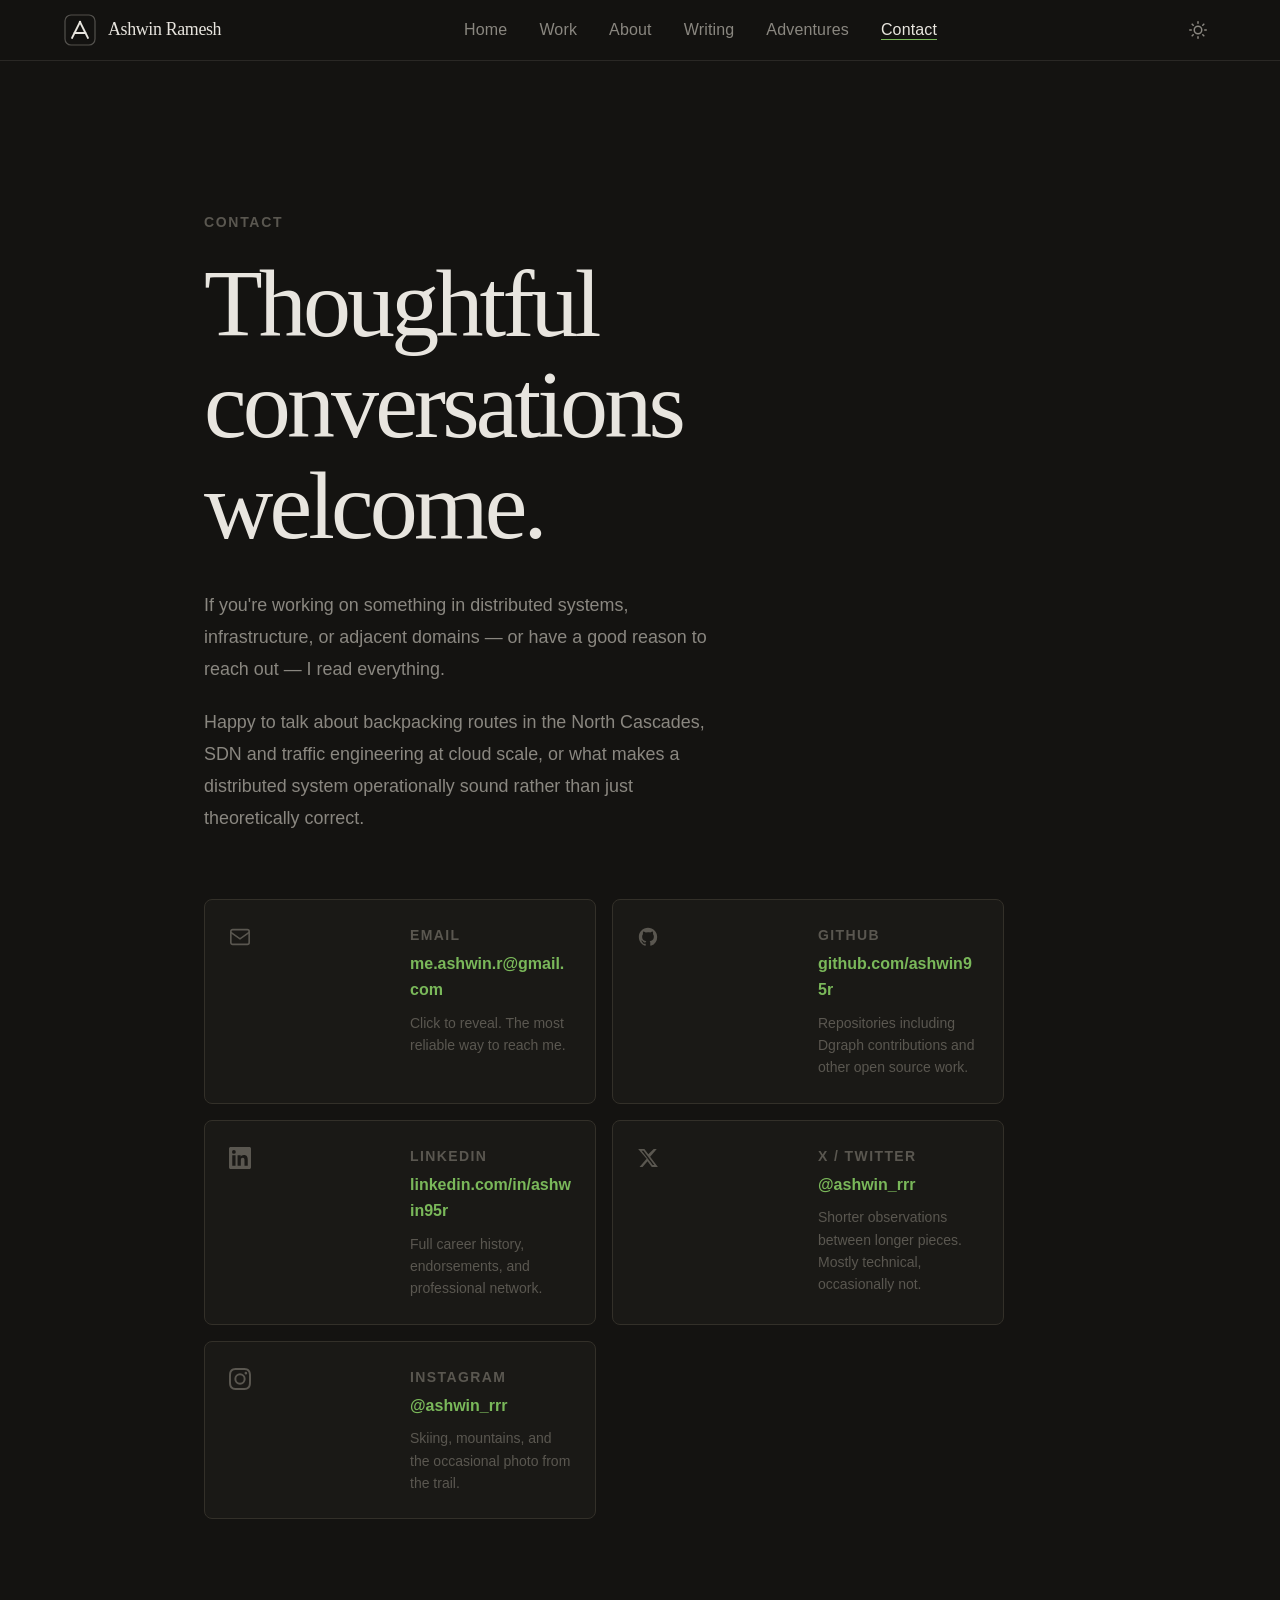
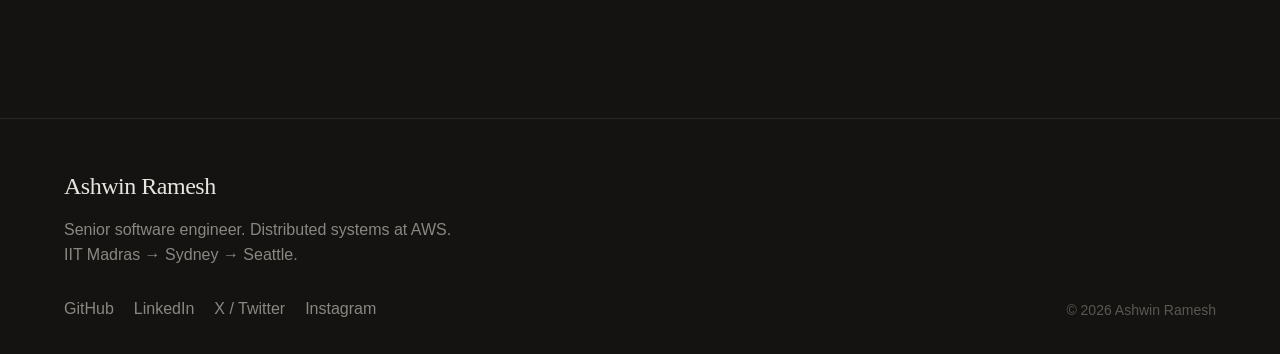
<file: contact/index.html>
<!DOCTYPE html>
<html lang="en" data-theme="light">
<head>
  <meta charset="UTF-8" />
  <meta name="viewport" content="width=device-width, initial-scale=1.0" />
  <title>Contact — Ashwin Ramesh</title>
  <meta name="description" content="Get in touch with Ashwin Ramesh — senior software engineer at AWS in Seattle." />
  <link rel="canonical" href="https://ashwin95r.github.io/contact/" />

  <link rel="preconnect" href="https://api.fontshare.com" />
  <link href="https://api.fontshare.com/v2/css?f[]=zodiak@400,500,700&f[]=satoshi@300,400,500,700&display=swap" rel="stylesheet" />

  <link rel="stylesheet" href="../css/base.css" />
  <link rel="stylesheet" href="../css/components.css" />
  <link rel="icon" type="image/svg+xml" href="../images/favicon.svg" />
  <!-- Google tag (gtag.js) -->
  <script async src="https://www.googletagmanager.com/gtag/js?id=G-B6GVES3EQP"></script>
  <script>
    window.dataLayer = window.dataLayer || [];
    function gtag(){dataLayer.push(arguments);}
    gtag('js', new Date());
    gtag('config', 'G-B6GVES3EQP');
  </script>
</head>
<body>

  <header class="site-header" role="banner">
    <nav class="nav" aria-label="Main navigation">
      <a href="/" class="nav__logo">
        <svg class="nav__logo-mark" viewBox="0 0 32 32" fill="none" xmlns="http://www.w3.org/2000/svg" aria-hidden="true">
          <rect x="1" y="1" width="30" height="30" rx="6" stroke="currentColor" stroke-width="1.2" fill="none" opacity="0.3"/>
          <path d="M8 24 L16 8 L24 24" stroke="currentColor" stroke-width="1.8" stroke-linecap="round" stroke-linejoin="round" fill="none"/>
          <path d="M10.5 19 L21.5 19" stroke="currentColor" stroke-width="1.8" stroke-linecap="round" fill="none"/>
          <circle cx="16" cy="8" r="1.2" fill="currentColor"/>
        </svg>
        <span class="nav__logo-text">Ashwin Ramesh</span>
      </a>
      <ul class="nav__links" role="list">
        <li><a href="/">Home</a></li>
        <li><a href="/work/">Work</a></li>
        <li><a href="/about/">About</a></li>
        <li><a href="/writing/">Writing</a></li>
        <li><a href="/adventures/">Adventures</a></li>
        <li><a href="/contact/">Contact</a></li>
      </ul>
      <div class="nav__actions">
        <button class="theme-toggle" data-theme-toggle aria-label="Switch to dark mode">
          <svg width="18" height="18" viewBox="0 0 24 24" fill="none" stroke="currentColor" stroke-width="2" stroke-linecap="round" aria-hidden="true"><path d="M21 12.79A9 9 0 1 1 11.21 3 7 7 0 0 0 21 12.79z"/></svg>
        </button>
        <button class="nav__mobile-toggle" data-mobile-toggle aria-label="Open navigation" aria-expanded="false">
          <svg width="20" height="20" viewBox="0 0 24 24" fill="none" stroke="currentColor" stroke-width="2" stroke-linecap="round" aria-hidden="true"><line x1="3" y1="12" x2="21" y2="12"/><line x1="3" y1="6" x2="21" y2="6"/><line x1="3" y1="18" x2="21" y2="18"/></svg>
        </button>
      </div>
    </nav>
  </header>

  <main>
    <section class="section contact-page" aria-labelledby="contact-page-heading">
      <div class="container">
        <div class="contact-page__grid">
          <div class="contact-page__text">
            <p class="page-hero__label reveal">Contact</p>
            <h1 class="contact-page__heading reveal reveal--delay-1" id="contact-page-heading">
              Thoughtful<br>conversations<br>welcome.
            </h1>
            <div class="contact-page__body reveal reveal--delay-2">
              <p>
                If you're working on something in distributed systems, infrastructure,
                or adjacent domains — or have a good reason to reach out — I read everything.
              </p>
              <p>
                Happy to talk about backpacking routes in the North Cascades,
                SDN and traffic engineering at cloud scale, or what makes a distributed system
                operationally sound rather than just theoretically correct.
              </p>
            </div>
          </div>

          <div class="contact-page__links reveal reveal--delay-2">
            <div class="contact-link-card">
              <div class="contact-link-card__icon" aria-hidden="true">
                <svg width="22" height="22" viewBox="0 0 24 24" fill="none" stroke="currentColor" stroke-width="1.8" stroke-linecap="round"><rect x="2" y="4" width="20" height="16" rx="2"/><path d="M2 7l10 7 10-7"/></svg>
              </div>
              <div>
                <p class="contact-link-card__label">Email</p>
                <a id="contact-email" class="contact-link-card__value" href="#">— reveal —</a>
                <p class="contact-link-card__note">Click to reveal. The most reliable way to reach me.</p>
              </div>
            </div>

            <div class="contact-link-card">
              <div class="contact-link-card__icon" aria-hidden="true">
                <svg width="22" height="22" viewBox="0 0 24 24" fill="currentColor"><path d="M12 2C6.477 2 2 6.484 2 12.017c0 4.425 2.865 8.18 6.839 9.504.5.092.682-.217.682-.483 0-.237-.008-.868-.013-1.703-2.782.605-3.369-1.343-3.369-1.343-.454-1.158-1.11-1.466-1.11-1.466-.908-.62.069-.608.069-.608 1.003.07 1.531 1.032 1.531 1.032.892 1.53 2.341 1.088 2.91.832.092-.647.35-1.088.636-1.338-2.22-.253-4.555-1.113-4.555-4.951 0-1.093.39-1.988 1.029-2.688-.103-.253-.446-1.272.098-2.65 0 0 .84-.27 2.75 1.026A9.564 9.564 0 0112 6.844c.85.004 1.705.115 2.504.337 1.909-1.296 2.747-1.027 2.747-1.027.546 1.379.202 2.398.1 2.651.64.7 1.028 1.595 1.028 2.688 0 3.848-2.339 4.695-4.566 4.943.359.309.678.92.678 1.855 0 1.338-.012 2.419-.012 2.747 0 .268.18.58.688.482A10.019 10.019 0 0022 12.017C22 6.484 17.522 2 12 2z"/></svg>
              </div>
              <div>
                <p class="contact-link-card__label">GitHub</p>
                <a href="https://github.com/ashwin95r" target="_blank" rel="noopener noreferrer" class="contact-link-card__value">github.com/ashwin95r</a>
                <p class="contact-link-card__note">Repositories including Dgraph contributions and other open source work.</p>
              </div>
            </div>

            <div class="contact-link-card">
              <div class="contact-link-card__icon" aria-hidden="true">
                <svg width="22" height="22" viewBox="0 0 24 24" fill="currentColor"><path d="M20.447 20.452h-3.554v-5.569c0-1.328-.027-3.037-1.852-3.037-1.853 0-2.136 1.445-2.136 2.939v5.667H9.351V9h3.414v1.561h.046c.477-.9 1.637-1.85 3.37-1.85 3.601 0 4.267 2.37 4.267 5.455v6.286zM5.337 7.433a2.062 2.062 0 01-2.063-2.065 2.064 2.064 0 112.063 2.065zm1.782 13.019H3.555V9h3.564v11.452zM22.225 0H1.771C.792 0 0 .774 0 1.729v20.542C0 23.227.792 24 1.771 24h20.451C23.2 24 24 23.227 24 22.271V1.729C24 .774 23.2 0 22.222 0h.003z"/></svg>
              </div>
              <div>
                <p class="contact-link-card__label">LinkedIn</p>
                <a href="https://linkedin.com/in/ashwin95r" target="_blank" rel="noopener noreferrer" class="contact-link-card__value">linkedin.com/in/ashwin95r</a>
                <p class="contact-link-card__note">Full career history, endorsements, and professional network.</p>
              </div>
            </div>

            <div class="contact-link-card">
              <div class="contact-link-card__icon" aria-hidden="true">
                <svg width="22" height="22" viewBox="0 0 24 24" fill="currentColor"><path d="M18.244 2.25h3.308l-7.227 8.26 8.502 11.24H16.17l-4.714-6.231-5.401 6.231H2.747l7.73-8.835L1.254 2.25H8.08l4.253 5.622zm-1.161 17.52h1.833L7.084 4.126H5.117z"/></svg>
              </div>
              <div>
                <p class="contact-link-card__label">X / Twitter</p>
                <a href="https://twitter.com/ashwin_rrr" target="_blank" rel="noopener noreferrer" class="contact-link-card__value">@ashwin_rrr</a>
                <p class="contact-link-card__note">Shorter observations between longer pieces. Mostly technical, occasionally not.</p>
              </div>
            </div>

            <div class="contact-link-card">
              <div class="contact-link-card__icon" aria-hidden="true">
                <svg width="22" height="22" viewBox="0 0 24 24" fill="currentColor"><path d="M12 2.163c3.204 0 3.584.012 4.85.07 3.252.148 4.771 1.691 4.919 4.919.058 1.265.069 1.645.069 4.849 0 3.205-.012 3.584-.069 4.849-.149 3.225-1.664 4.771-4.919 4.919-1.266.058-1.644.07-4.85.07-3.204 0-3.584-.012-4.849-.07-3.26-.149-4.771-1.699-4.919-4.92-.058-1.265-.07-1.644-.07-4.849 0-3.204.013-3.583.07-4.849.149-3.227 1.664-4.771 4.919-4.919 1.266-.057 1.645-.069 4.849-.069zM12 0C8.741 0 8.333.014 7.053.072 2.695.272.273 2.69.073 7.052.014 8.333 0 8.741 0 12c0 3.259.014 3.668.072 4.948.2 4.358 2.618 6.78 6.98 6.98C8.333 23.986 8.741 24 12 24c3.259 0 3.668-.014 4.948-.072 4.354-.2 6.782-2.618 6.979-6.98.059-1.28.073-1.689.073-4.948 0-3.259-.014-3.667-.072-4.947-.196-4.354-2.617-6.78-6.979-6.98C15.668.014 15.259 0 12 0zm0 5.838a6.162 6.162 0 100 12.324 6.162 6.162 0 000-12.324zM12 16a4 4 0 110-8 4 4 0 010 8zm6.406-11.845a1.44 1.44 0 100 2.881 1.44 1.44 0 000-2.881z"/></svg>
              </div>
              <div>
                <p class="contact-link-card__label">Instagram</p>
                <a href="https://instagram.com/ashwin_rrr" target="_blank" rel="noopener noreferrer" class="contact-link-card__value">@ashwin_rrr</a>
                <p class="contact-link-card__note">Skiing, mountains, and the occasional photo from the trail.</p>
              </div>
            </div>
          </div>
        </div>


      </div>
    </section>
  </main>

  <footer class="site-footer" role="contentinfo">
    <div class="footer__inner">
      <div class="footer__left">
        <p class="footer__name">Ashwin Ramesh</p>
        <p class="footer__tagline">Senior software engineer. Distributed systems at AWS. IIT Madras → Sydney → Seattle.</p>
        <nav class="footer__links" aria-label="Social links">
          <a href="https://github.com/ashwin95r" target="_blank" rel="noopener noreferrer">GitHub</a>
          <a href="https://linkedin.com/in/ashwin95r" target="_blank" rel="noopener noreferrer">LinkedIn</a>
          <a href="https://twitter.com/ashwin_rrr" target="_blank" rel="noopener noreferrer">X / Twitter</a>
          <a href="https://instagram.com/ashwin_rrr" target="_blank" rel="noopener noreferrer">Instagram</a>
        </nav>
      </div>
      <div class="footer__right">
        <p class="footer__copy">© 2026 Ashwin Ramesh</p>
      </div>
    </div>
  </footer>

  <script src="../js/main.js" defer></script>
  <style>
    .contact-page__grid {
      display: grid;
      grid-template-columns: 1fr;
      gap: clamp(var(--space-10), 6vw, var(--space-16));
      align-items: start;
      padding-top: var(--space-12);
      max-width: 800px;
    }
    .contact-page__heading {
      font-family: var(--font-display);
      font-size: var(--text-3xl);
      font-weight: 500;
      letter-spacing: -0.04em;
      line-height: 1.05;
      margin-block: var(--space-5) var(--space-8);
    }
    .contact-page__body {
      display: flex;
      flex-direction: column;
      gap: var(--space-5);
    }
    .contact-page__body p {
      font-size: var(--text-base);
      color: var(--color-text-muted);
      line-height: 1.8;
      max-width: 52ch;
    }
    .contact-page__links {
      display: grid;
      grid-template-columns: repeat(2, 1fr);
      gap: var(--space-4);
    }
    @media (max-width: 600px) {
      .contact-page__links { grid-template-columns: 1fr; }
    }
    .contact-link-card {
      display: flex;
      gap: var(--space-5);
      align-items: flex-start;
      background: var(--color-surface);
      border: 1px solid var(--color-border);
      border-radius: var(--radius-md);
      padding: var(--space-6);
      transition: box-shadow var(--transition-base);
    }
    .contact-link-card > div {
      min-width: 0;
      flex: 1;
    }
    .contact-link-card:hover {
      box-shadow: var(--shadow-sm);
    }
    .contact-link-card__icon {
      color: var(--color-text-faint);
      flex-shrink: 0;
      margin-top: 2px;
    }
    .contact-link-card__label {
      font-size: var(--text-xs);
      font-weight: 700;
      letter-spacing: 0.1em;
      text-transform: uppercase;
      color: var(--color-text-faint);
      margin-bottom: var(--space-1);
    }
    .contact-link-card__value {
      font-size: var(--text-sm);
      font-weight: 600;
      color: var(--color-primary);
      display: block;
      margin-bottom: var(--space-2);
      overflow-wrap: anywhere;
      hyphens: auto;
    }
    .contact-link-card__value:hover {
      color: var(--color-primary-hover);
    }
    .contact-link-card__note {
      font-size: var(--text-xs);
      color: var(--color-text-faint);
      line-height: 1.6;
    }
  </style>
<script>
  // Email assembled at runtime — never appears as plain text in source
  (function() {
    var parts = ['me.ashwin', '.r', '@', 'gmail', '.com'];
    var addr = parts.join('');
    var el = document.getElementById('contact-email');
    if (!el) return;
    el.textContent = addr;
    el.href = 'mailto:' + addr;
  })();
</script>
</body>
</html>
</file>
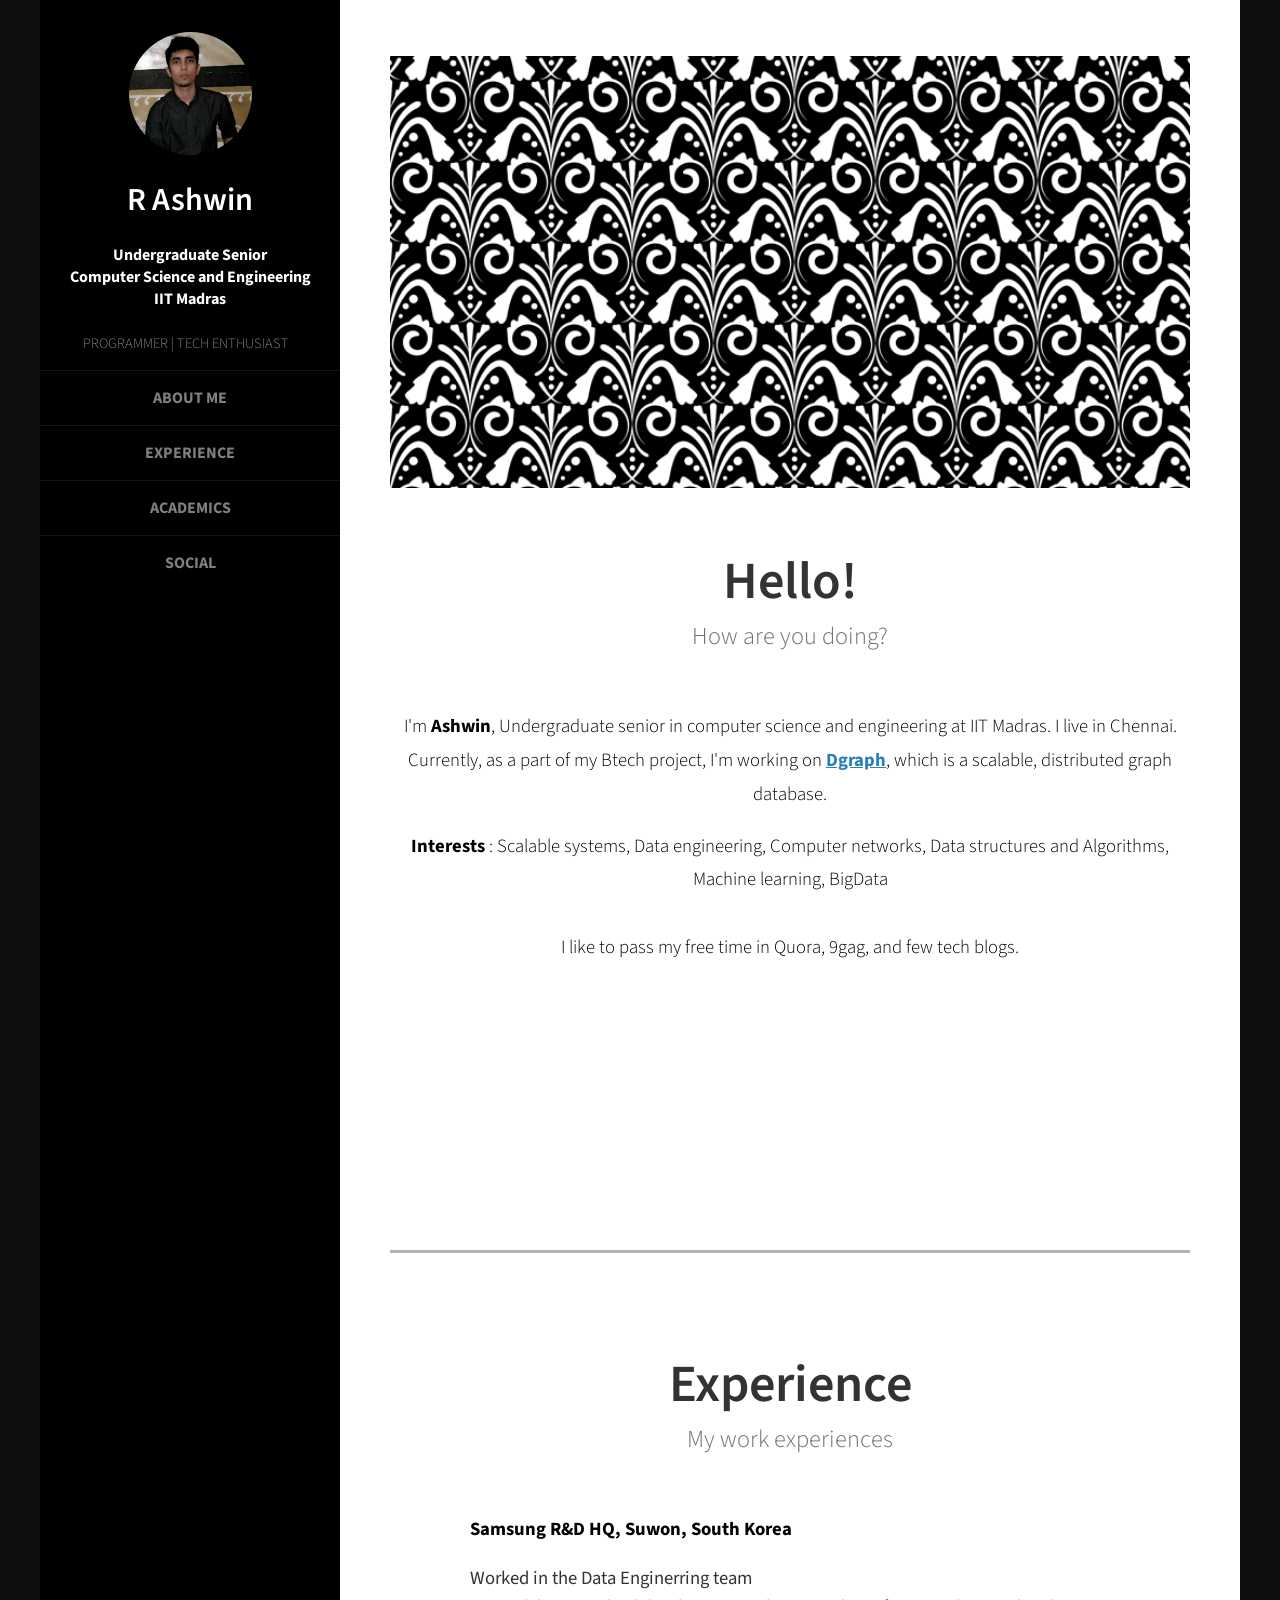
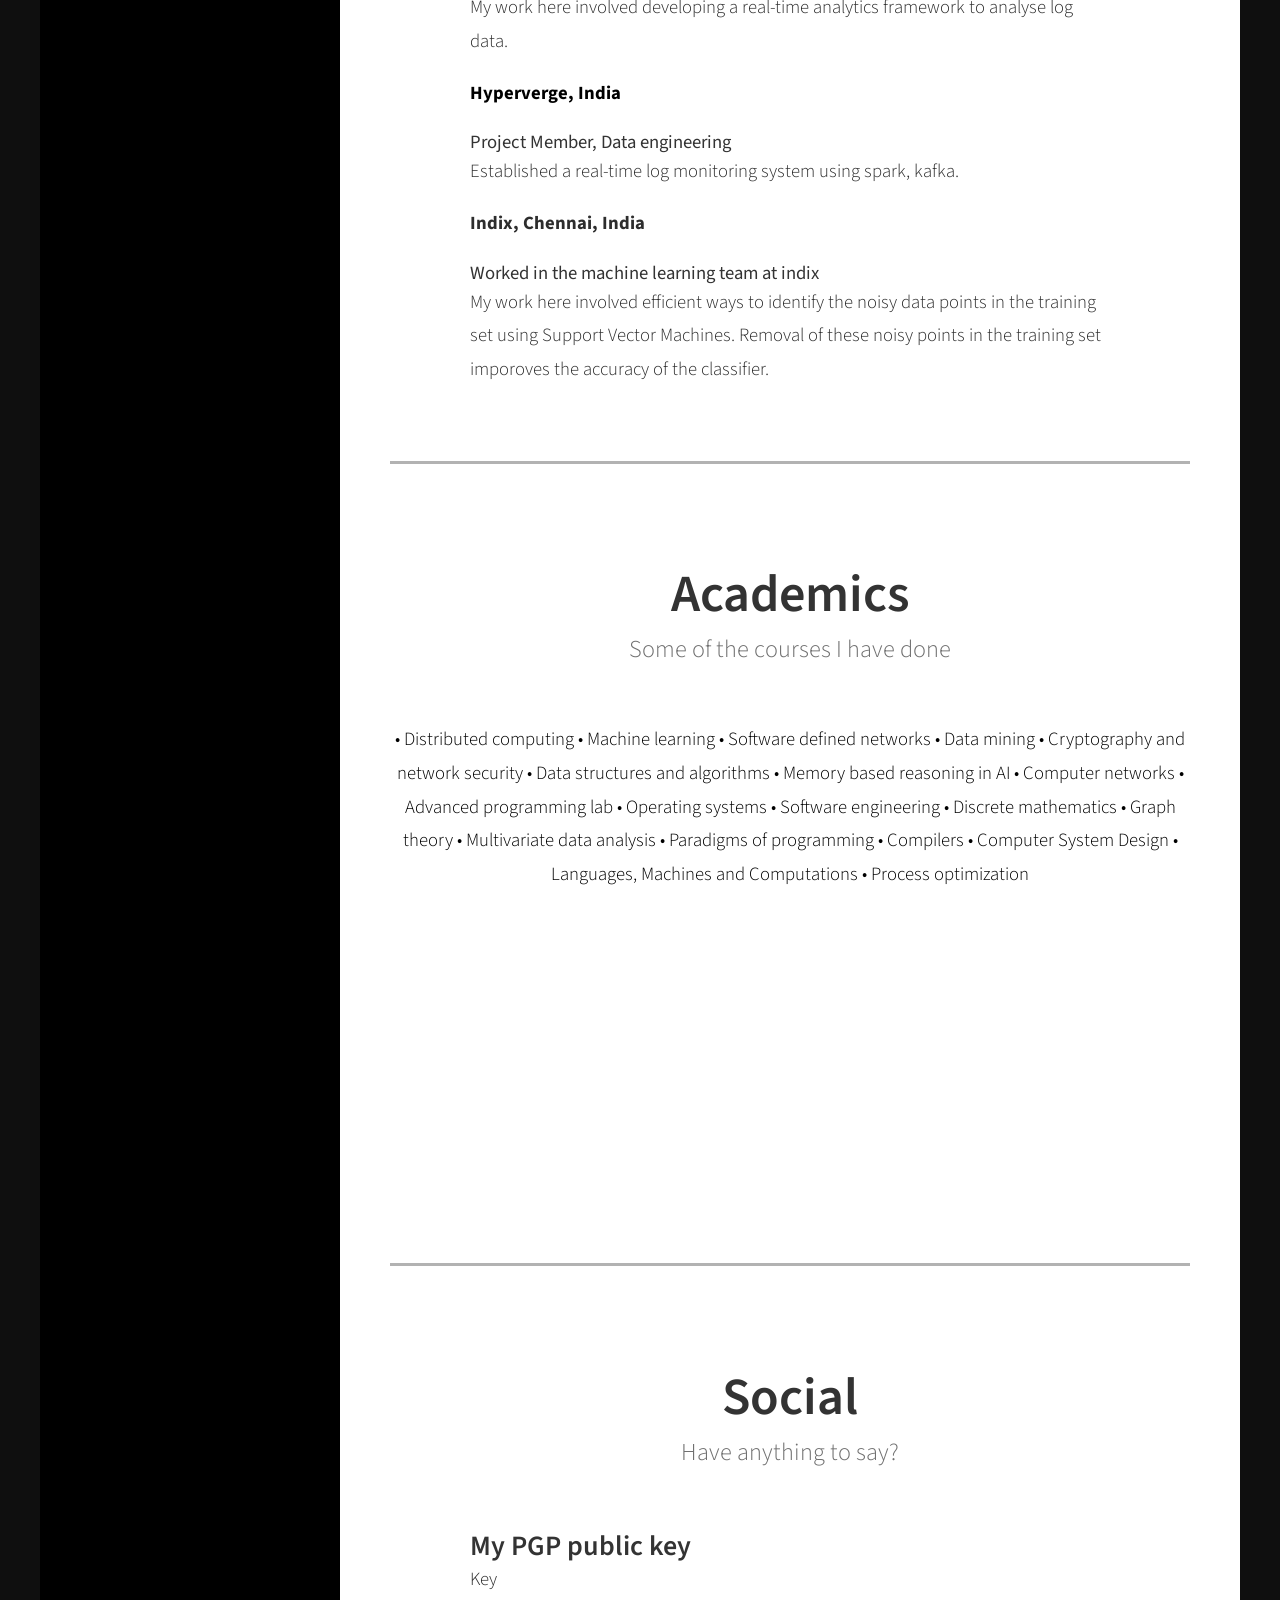
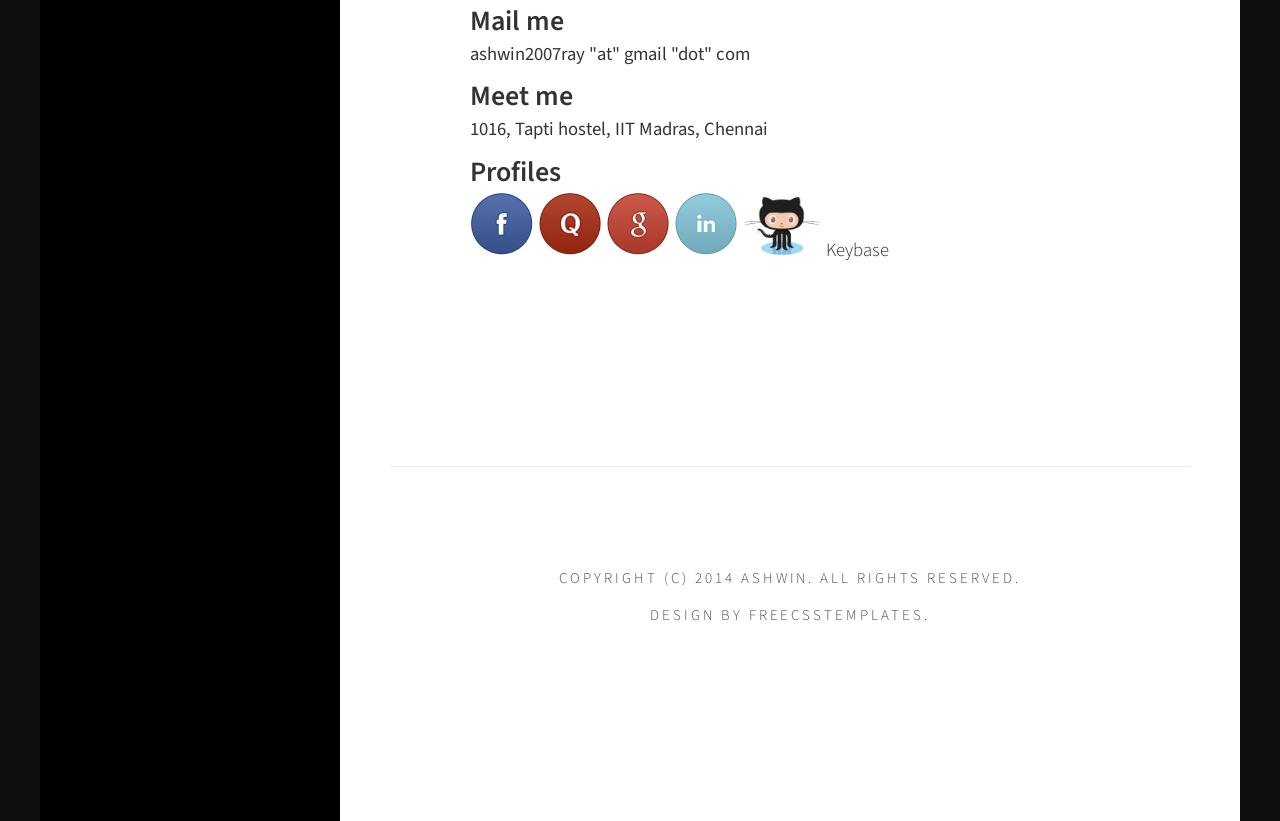
<file: old/index.html>
<!DOCTYPE html PUBLIC "-//W3C//DTD XHTML 1.0 Strict//EN" "http://www.w3.org/TR/xhtml1/DTD/xhtml1-strict.dtd">
<!--
Design by Free CSS Templates
http://www.freecsstemplates.org
Released for free under a Creative Commons Attribution 2.5 License

Name       : Skeleton 
Description: A two-column, fixed-width design with dark color scheme.
Version    : 1.0
Released   : 20130902

-->
<html xmlns="http://www.w3.org/1999/xhtml">
<head>
<meta http-equiv="Content-Type" content="text/html; charset=utf-8" />
<title>Ashwin</title>
<meta name="keywords" content="" />
<meta name="description" content="" />
<link href="http://fonts.googleapis.com/css?family=Source+Sans+Pro:200,300,400,600,700,900" rel="stylesheet" />
<link rel="shortcut icon" href="images/ashwin_icon3">
<link href="default.css" rel="stylesheet" type="text/css" media="all" />
<link href="fonts.css" rel="stylesheet" type="text/css" media="all" />

<script>
  (function(i,s,o,g,r,a,m){i['GoogleAnalyticsObject']=r;i[r]=i[r]||function(){
  (i[r].q=i[r].q||[]).push(arguments)},i[r].l=1*new Date();a=s.createElement(o),
  m=s.getElementsByTagName(o)[0];a.async=1;a.src=g;m.parentNode.insertBefore(a,m)
  })(window,document,'script','//www.google-analytics.com/analytics.js','ga');

  ga('create', 'UA-71605383-1', 'auto');
  ga('send', 'pageview');

</script>

<div id="fb-root"></div>
<script>(function(d, s, id) {
  var js, fjs = d.getElementsByTagName(s)[0];
  if (d.getElementById(id)) return;
  js = d.createElement(s); js.id = id;
  js.src = "//connect.facebook.net/en_US/all.js#xfbml=1";
  fjs.parentNode.insertBefore(js, fjs);
}(document, 'script', 'facebook-jssdk'));
</script>


<!--[if IE 6]><link href="default_ie6.css" rel="stylesheet" type="text/css" /><![endif]-->

</head>
<body>
<div id="page" class="container">
	<div id="header">
		<div id="logo">
			<img height = 123 width = 123 src="images/choki_e.jpg" alt="" />
			<h1><a href="#">R Ashwin</a><br>
			<h4><a>Undergraduate Senior</a><br>
			<a href="http://www.cse.iitm.ac.in/" target="_blank">Computer Science and Engineering</a><br>
			<a href="https://www.iitm.ac.in/" target="_blank">IIT Madras</a></h4></h1>
			<span><a>Programmer | Tech enthusiast</a></span>
		</div>
		<div id="menu">
			<ul>
				<li class="current_page_item"><a href="#about" accesskey="1" title="">About Me</a></li>
				<li><a href="#Experience" accesskey="4" title="">Experience</a></li>
				<li><a href="#course" accesskey="2" title="">Academics</a></li>
				<li><a href="#Social" accesskey="6" title="">Social</a></li>
				
			
			</ul>
			
		</div>

	</div>
	
	
	<div id="main">
	
		<div id="banner">
			<img src="images/damask-seamless-pattern-dark-1496.png" alt="" class="image-full" />
		</div>
		<div id="welcome">
				<a name ="about"></a>
			<div class="title">
				<h2>Hello!</h2>
				<span class="byline">How are you doing?</span>
			</div>
			<p>I'm <strong>Ashwin</strong>, Undergraduate senior in computer science and engineering at IIT Madras. I live in Chennai. Currently, as a part of my Btech project, I'm working on <a href="http://dgraph.io/" target="_blank"><b>Dgraph</b></a>, which is a scalable, distributed graph database.<p>

	<span><strong>Interests </strong>: Scalable systems, Data engineering, Computer networks, Data structures and Algorithms, Machine learning, BigData</span><br><br>

 I like to pass my free time in Quora, 9gag, and few tech blogs.
</p>
			</ul>
			</div>
			
			<div id="featured">
			<a name ="Experience"></a>
			<div class="title">
				<h2>Experience</h2>
				<span class="byline">My work experiences</span>
			</div>
			<ul class="style2">
				<li class="first">
					<p class="date"><b>Samsung R&D HQ, Suwon, South Korea</b></p>
					<h3>Worked in the Data Enginerring team</h3>
					<p><a>My work here involved developing a real-time analytics framework to analyse log data.					
					</a></p>
				</li>					
			</ul>
			<ul class="style2">
				<li class="second">
					<p class="date"><b>Hyperverge, India</b></p>
					<h3>Project Member, Data engineering</h3>
					<p><a>Established a real-time log monitoring system using spark, kafka.					
					</a></p>
				</li>					
			</ul>
			<ul class="style2">
				<li class="second">
					<p class="date"><a href="http://www.indix.com/" target="_blank"><b>Indix, Chennai, India</b></a></p>
					<h3>Worked in the machine learning team at indix</h3>
					<p><a>My work here involved efficient ways to identify the noisy data points in the training set using Support Vector Machines. 	 Removal of these noisy points in the training set imporoves the accuracy of the classifier.					
					</a></p>
				</li>					
			</ul>
			
		</div>
		
		<!-- Courses -->	
		
		<div id="featured">
			<a name ="course"></a>
			<div class="title">
				<h2>Academics</h2>
				<span class="byline">Some of the courses I have done</span>
			</div>

					<p>
• Distributed computing 
• Machine learning 
• Software defined networks 
• Data mining 
• Cryptography and network security 
• Data structures and algorithms 
• Memory based reasoning in AI 
• Computer networks 
• Advanced programming lab 
• Operating systems 
• Software engineering 
• Discrete mathematics 
• Graph theory 
• Multivariate data analysis 
• Paradigms of programming 
• Compilers 
• Computer System Design 
• Languages, Machines and Computations 
• Process optimization
			<!--	
				<li>
					<p class="date"><a >LABS</a></p>
					<h3><b>Completed</b></h3>
					<p><a> • Computer Programming Lab 
• Digital Logic and Design Lab • Advanced Programming Lab 
• Assembly Language Programming Lab</a></p>
				</li>
				
				-->
			
		</div>
		
		<!-- projects
		
		<div id="featured">
			<a name ="project"></a>
			<div class="title">
				<h2>Projects</h2>
				<span class="byline">Some of the projects that I have done</span>
			</div>
			<ul class="style2">
				<!--
				<li class="first">
					<p class="date"><b>OpenCV</b></p>
					<h3>Pattern following and projection from a projector using openCV.</h3>
					<p><a>An application which can detect a pattern and project an image exactly on it when 
viewed from different positions with a camera and projector.</a></p>
				</li>
				<li>
					<p><b>Text Editor</b></p>
					<h3>A Text Editor Using GTK library in C</h3>
					<!--
					<p><a > A Text editor with basic functionalities which has syntax highlight and tip feature for C keywords.<br> 
							you can check it out on <a href="https://github.com/ashwin95r/BasicTextEditor/" target="_blank"> <strong>Github</strong> </a>
					</a></p>
				</li>
				
				
				<li>
					<p><b>Windows App</b></p>
					<h3>Augmented Reality based windows phone app.</h3>
					<!--
					<p><a >A learning app which uses compass sensor to relate to the real world and uses 
augmented reality to display the monuments which upon clicking, a quiz related to 
the monument is started.
</a></p>
				</li>
				<li>
					<p><b>Spam Filter</b></p>
					<h3>Implemented naive bayes classifer and uesd it to idetify spam mails</h3>
					<p><a ></a></p>
				</li>
				
				<li>
					<h3>For more details, See my complete <a href="resume_ashwin.pdf"><strong>resume</strong></a></h3>
					
				</li>
									
			</ul>
				
		</div>
		
		-->	
		
		
		<div id="featured" >
			<a name ="Social"></a>
			<div class="title">
				<h2>Social</h2>
				<span class="byline">Have anything to say?</span>
			</div>
			<ul class="style2">
				<li>
					
					<h2 >My PGP public key</h2>
					<a href="public.asc" target="_blank">Key</a>
					
				</li>
				<li>					
					<h2 >Mail me</h2>
					<h3>ashwin2007ray "at" gmail "dot" com</h3>
					
				</li>
				<li>
					<h2 >Meet me</h2>
					<h3>1016, Tapti hostel, IIT Madras, Chennai</h3>
				</li>
				
			<li>
					<h2>Profiles</h2>
			
			<a href="http://www.facebook.com/ashwin.r.95" target="_blank"><img src="icons/facebook.png"/></a>
			
			<a href="https://www.quora.com/profile/Ashwin-Ramesh-4/activity" target="_blank"><img src="icons/quora.png"/></a>

			<a href="https://plus.google.com/u/0/107294751957824394852/posts" target="_blank"><img src="icons/google-icon.png"/></a>
			
			<a href="https://in.linkedin.com/in/ashwin95r" target="_blank"><img src="icons/linkedin.png"/></a>
			
			<a href="https://github.com/ashwin95r" target="_blank"><img src="icons/Octocat.png" height = 60 width = 80/></a>
		
			<a href="https://keybase.io/ashwin95r" target="_blank">Keybase</a>	
			</li>
			
			</ul>
	
		
	</div>

	
		<div id="copyright" >
			
			<span>Copyright (c) 2014 Ashwin. All rights reserved.</span>
			<span>Design by FreeCSSTemplates.</span>
		</div>
</div>

</body>
</html>
</file>
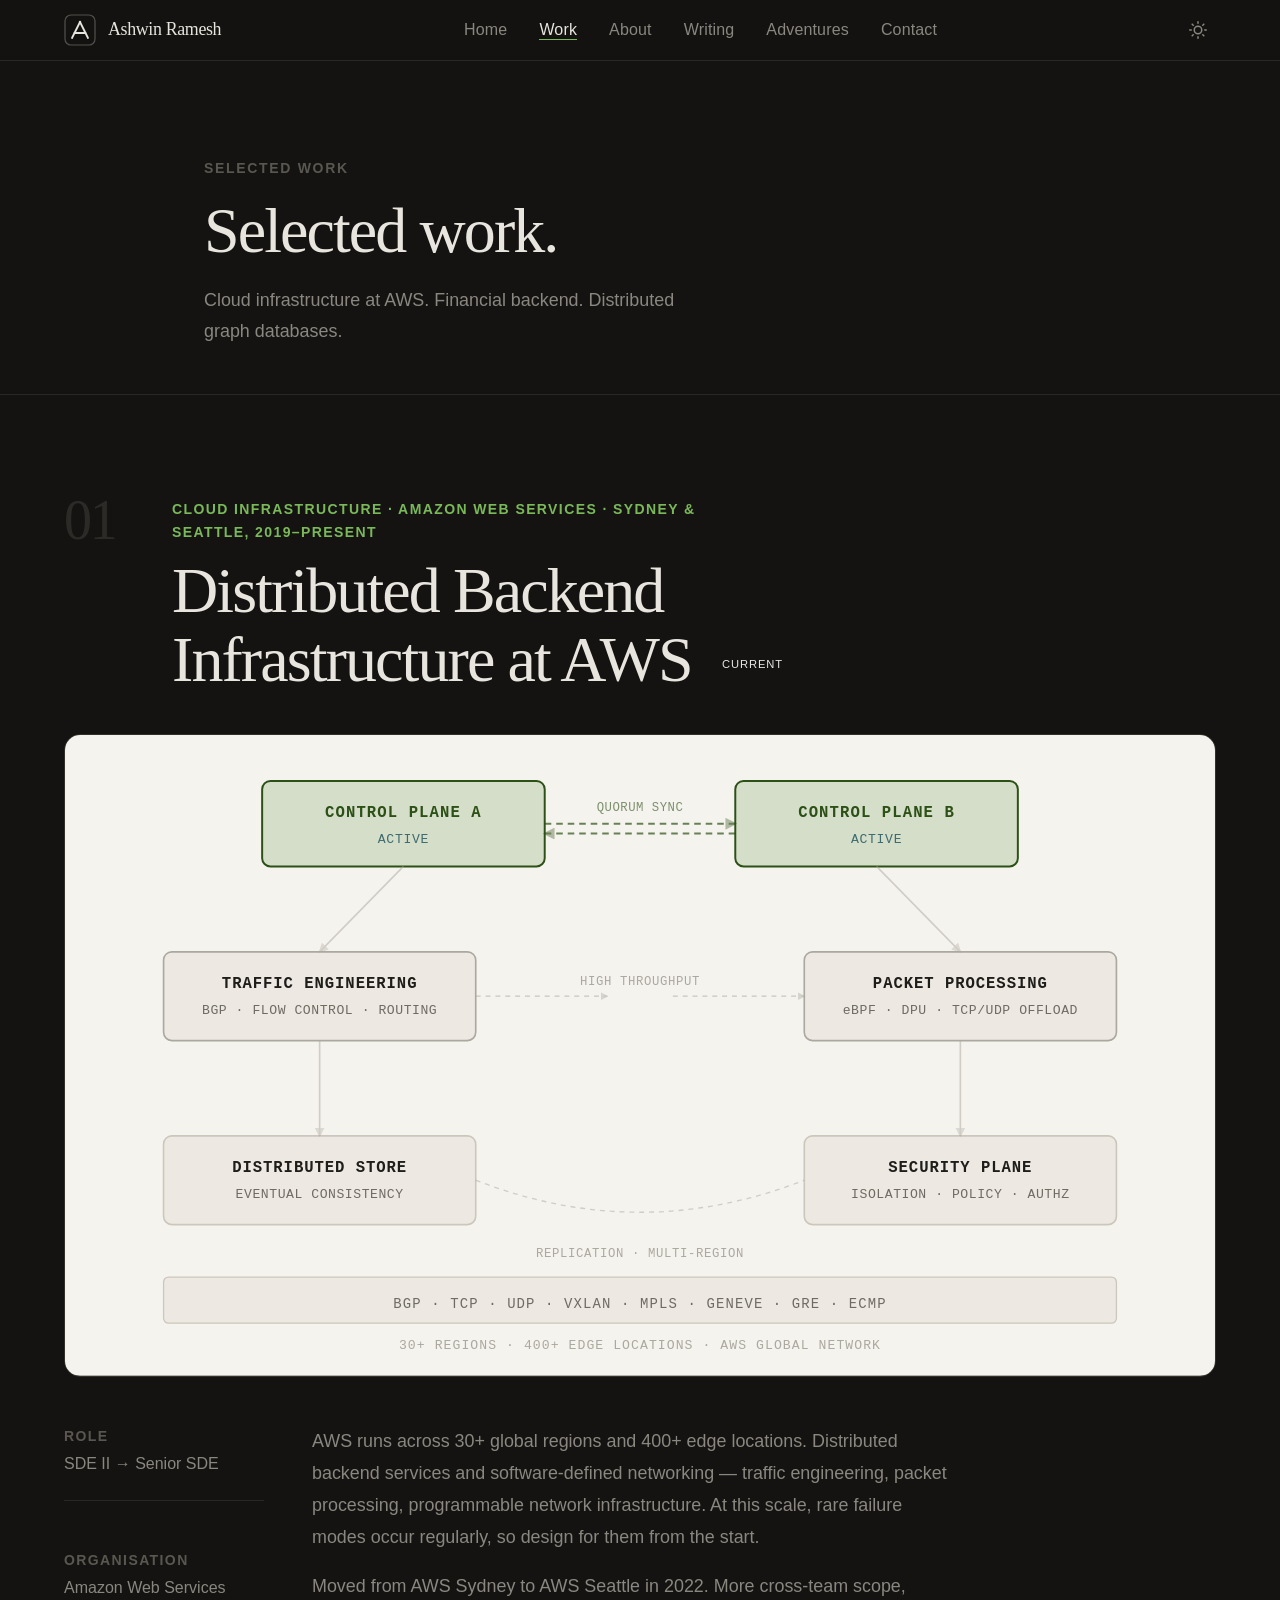
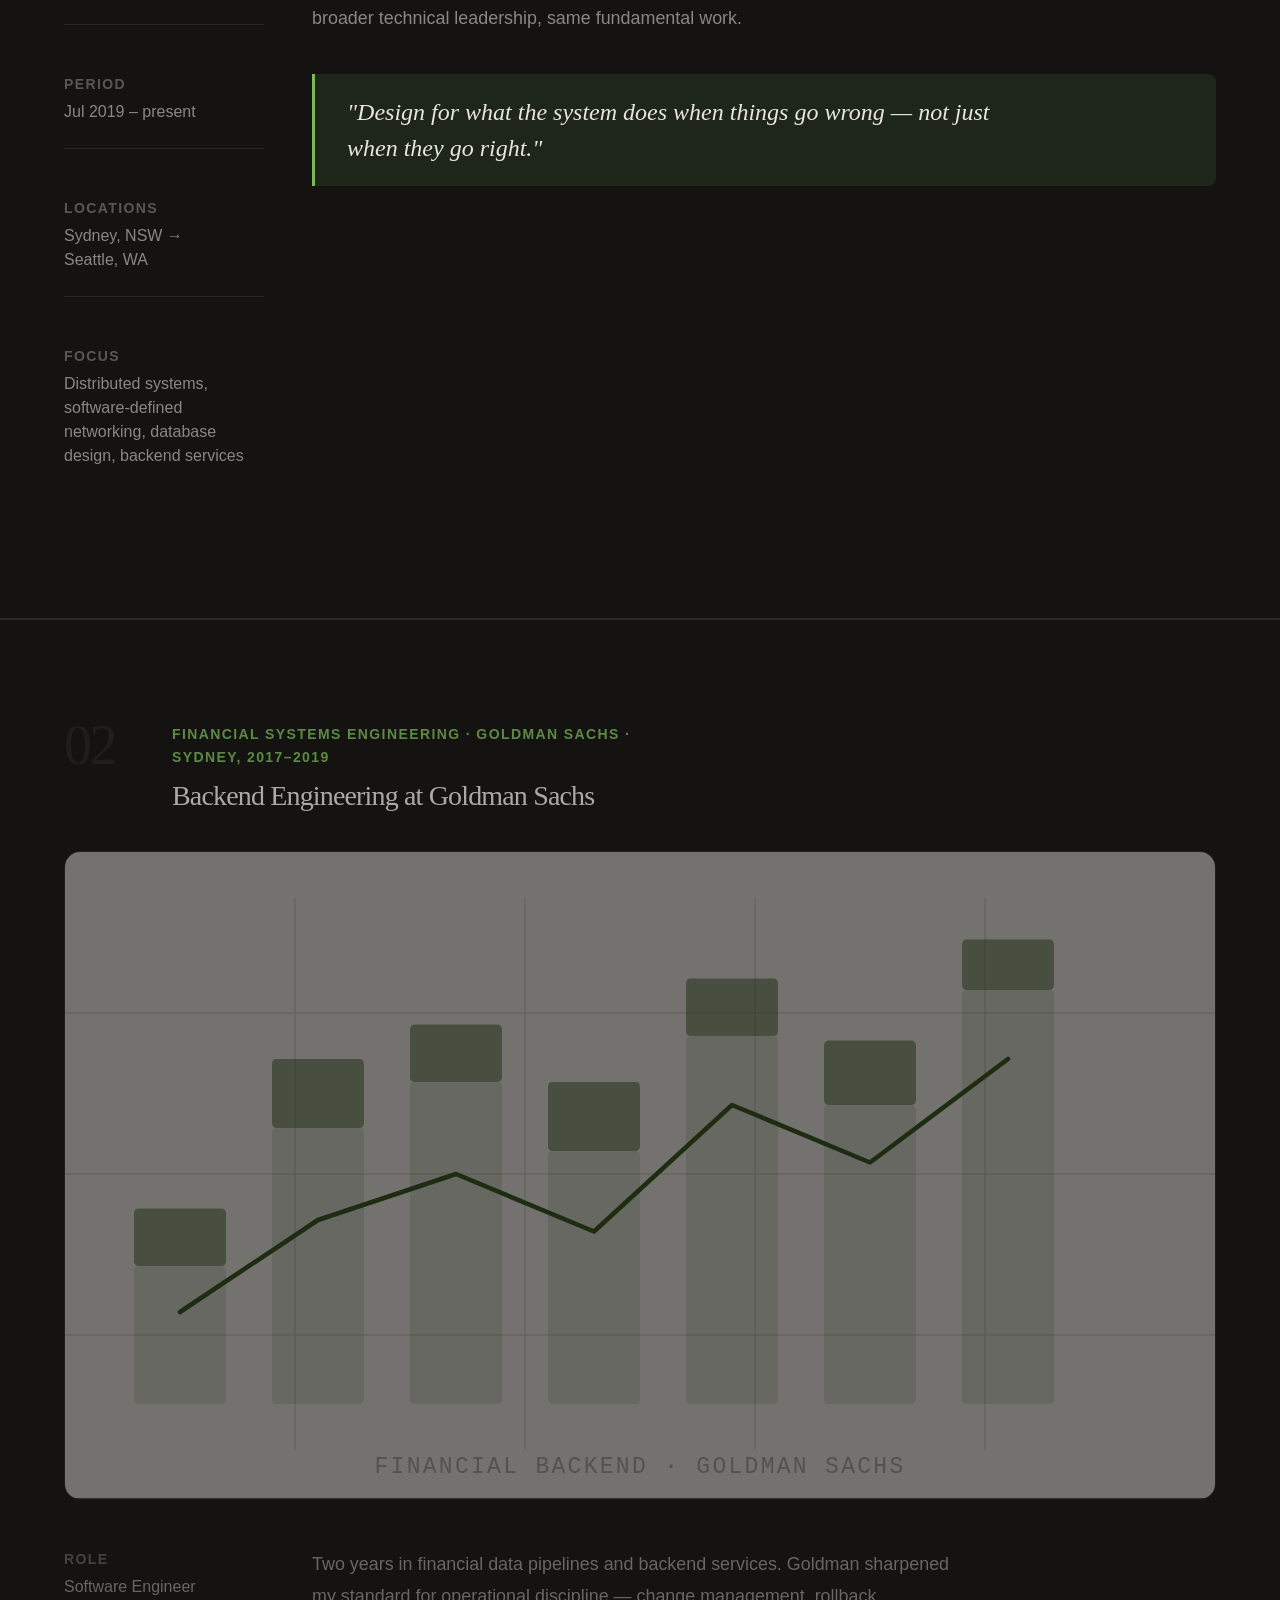
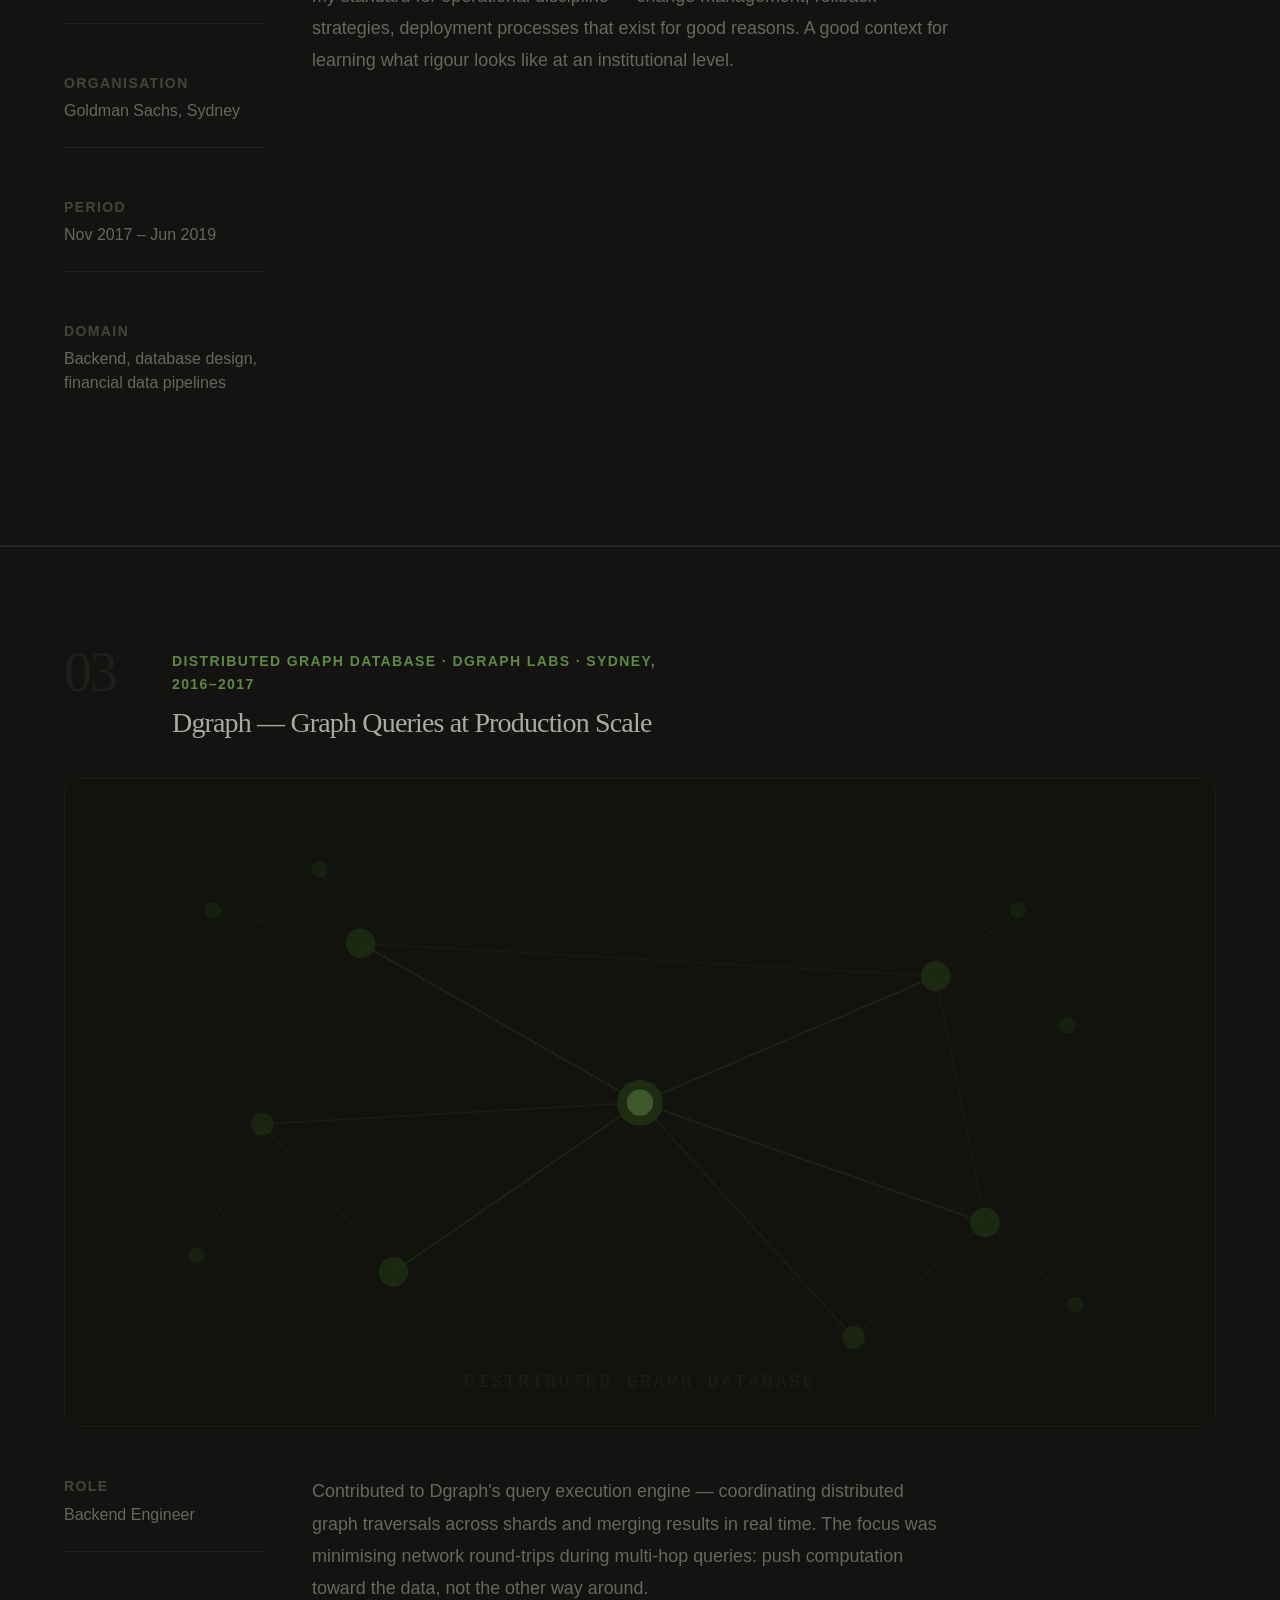
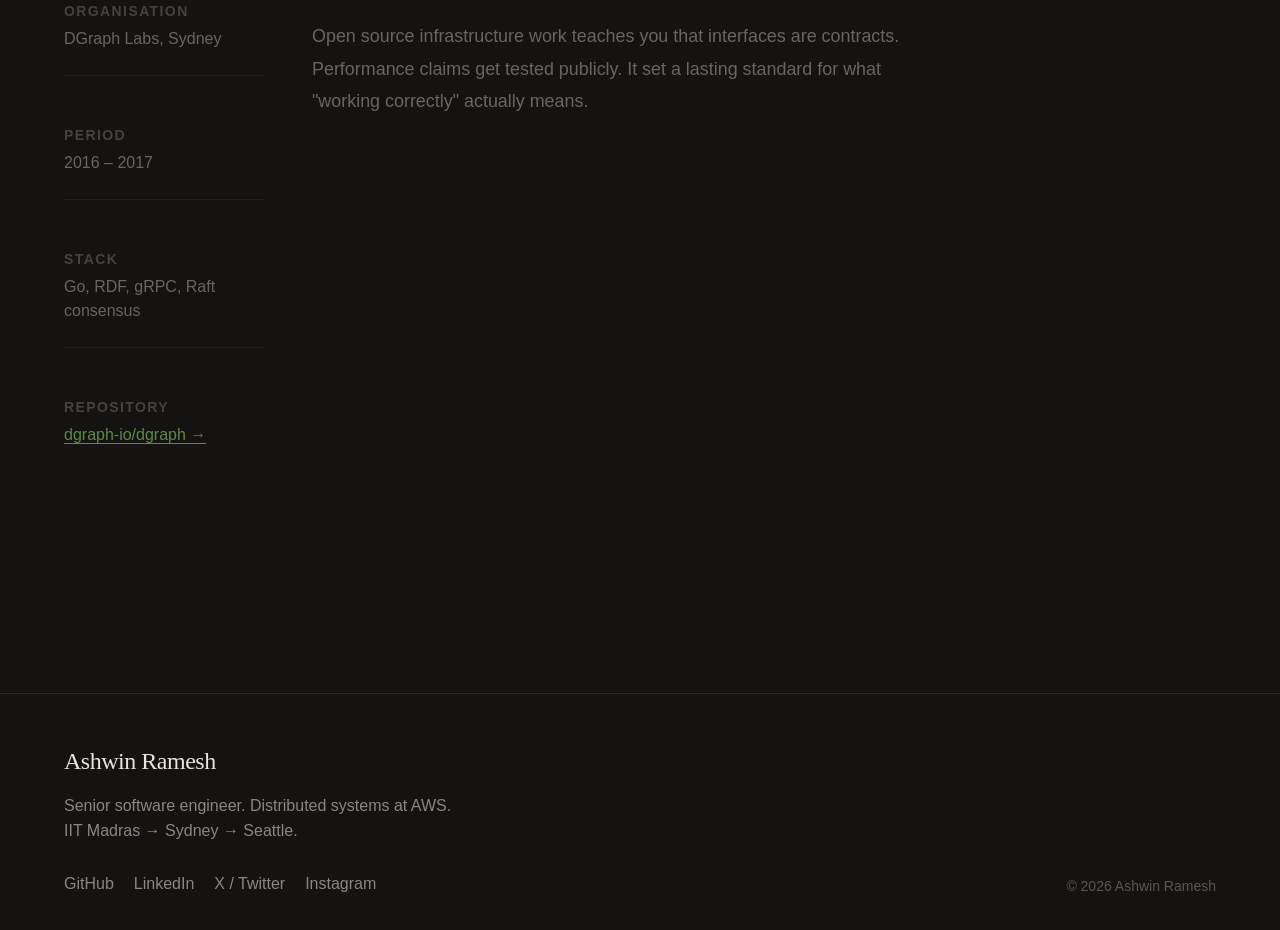
<file: work/index.html>
<!DOCTYPE html>
<html lang="en" data-theme="light">
<head>
  <meta charset="UTF-8" />
  <meta name="viewport" content="width=device-width, initial-scale=1.0" />
  <title>Work — Ashwin Ramesh</title>
  <meta name="description" content="Case studies in distributed systems, graph databases, financial infrastructure, and cloud engineering by Ashwin Ramesh." />
  <link rel="canonical" href="https://ashwin95r.github.io/work/" />

  <meta property="og:title" content="Work — Ashwin Ramesh" />
  <meta property="og:description" content="Case studies in distributed systems, graph databases, and cloud engineering." />
  <meta property="og:url" content="https://ashwin95r.github.io/work/" />

  <link rel="preconnect" href="https://api.fontshare.com" />
  <link href="https://api.fontshare.com/v2/css?f[]=zodiak@400,500,700&f[]=satoshi@300,400,500,700&display=swap" rel="stylesheet" />

  <link rel="stylesheet" href="../css/base.css" />
  <link rel="stylesheet" href="../css/components.css" />
  <link rel="stylesheet" href="../css/work.css" />
  <link rel="icon" type="image/svg+xml" href="../images/favicon.svg" />
  <!-- Google tag (gtag.js) -->
  <script async src="https://www.googletagmanager.com/gtag/js?id=G-B6GVES3EQP"></script>
  <script>
    window.dataLayer = window.dataLayer || [];
    function gtag(){dataLayer.push(arguments);}
    gtag('js', new Date());
    gtag('config', 'G-B6GVES3EQP');
  </script>
</head>
<body>

  <header class="site-header" role="banner">
    <nav class="nav" aria-label="Main navigation">
      <a href="/" class="nav__logo">
        <svg class="nav__logo-mark" viewBox="0 0 32 32" fill="none" xmlns="http://www.w3.org/2000/svg" aria-hidden="true">
          <rect x="1" y="1" width="30" height="30" rx="6" stroke="currentColor" stroke-width="1.2" fill="none" opacity="0.3"/>
          <path d="M8 24 L16 8 L24 24" stroke="currentColor" stroke-width="1.8" stroke-linecap="round" stroke-linejoin="round" fill="none"/>
          <path d="M10.5 19 L21.5 19" stroke="currentColor" stroke-width="1.8" stroke-linecap="round" fill="none"/>
          <circle cx="16" cy="8" r="1.2" fill="currentColor"/>
        </svg>
        <span class="nav__logo-text">Ashwin Ramesh</span>
      </a>
      <ul class="nav__links" role="list">
        <li><a href="/">Home</a></li>
        <li><a href="/work/">Work</a></li>
        <li><a href="/about/">About</a></li>
        <li><a href="/writing/">Writing</a></li>
        <li><a href="/adventures/">Adventures</a></li>
        <li><a href="/contact/">Contact</a></li>
      </ul>
      <div class="nav__actions">
        <button class="theme-toggle" data-theme-toggle aria-label="Switch to dark mode">
          <svg width="18" height="18" viewBox="0 0 24 24" fill="none" stroke="currentColor" stroke-width="2" stroke-linecap="round" aria-hidden="true"><path d="M21 12.79A9 9 0 1 1 11.21 3 7 7 0 0 0 21 12.79z"/></svg>
        </button>
        <button class="nav__mobile-toggle" data-mobile-toggle aria-label="Open navigation" aria-expanded="false">
          <svg width="20" height="20" viewBox="0 0 24 24" fill="none" stroke="currentColor" stroke-width="2" stroke-linecap="round" aria-hidden="true"><line x1="3" y1="12" x2="21" y2="12"/><line x1="3" y1="6" x2="21" y2="6"/><line x1="3" y1="18" x2="21" y2="18"/></svg>
        </button>
      </div>
    </nav>
  </header>

  <main>
    <div class="page-hero">
      <div class="container">
        <p class="page-hero__label">Selected work</p>
        <h1 class="page-hero__title">Selected work.</h1>
        <p class="page-hero__subtitle">
          Cloud infrastructure at AWS. Financial backend. Distributed graph databases.
        </p>
      </div>
    </div>



    <!-- ── Case Study 3: AWS ──────────────────────────────────── -->
    <section class="section cs-section" id="aws" aria-labelledby="aws-heading">
      <div class="container--wide">
        <div class="cs-header reveal">
          <span class="cs-header__num">01</span>
          <div>
            <p class="work-card__tag">Cloud Infrastructure · Amazon Web Services · Sydney &amp; Seattle, 2019–present</p>
            <h2 class="cs-heading" id="aws-heading">Distributed Backend Infrastructure at AWS <span class="cs-badge cs-badge--current">Current</span></h2>
          </div>
        </div>

        <div class="cs-hero-image reveal">
          <div class="img-illustration" role="img" aria-label="AWS SDN and distributed systems architecture diagram">
  <svg viewBox="0 0 700 390" fill="none" xmlns="http://www.w3.org/2000/svg" style="width:100%;height:100%">
    <rect width="700" height="390" fill="#F5F3EE"/>
    <defs>
      <marker id="aw" markerWidth="6" markerHeight="6" refX="5" refY="3" orient="auto">
        <path d="M0,0 L0,6 L6,3 Z" fill="#2D5016" opacity="0.5"/>
      </marker>
      <marker id="ag" markerWidth="6" markerHeight="6" refX="5" refY="3" orient="auto">
        <path d="M0,0 L0,6 L6,3 Z" fill="#ABA89F" opacity="0.7"/>
      </marker>
    </defs>

    <!-- ── TOP ROW: Active/Active Control Plane (2 nodes) ── -->
    <!-- Node A -->
    <rect x="120" y="28" width="172" height="52" rx="5" fill="#D4DEC9" stroke="#2D5016" stroke-width="1.2"/>
    <text x="206" y="50" text-anchor="middle" font-family="monospace" font-size="9.5" fill="#2D5016" font-weight="700" letter-spacing="0.07em">CONTROL PLANE A</text>
    <text x="206" y="66" text-anchor="middle" font-family="monospace" font-size="8" fill="#3D6B6F" letter-spacing="0.05em">ACTIVE</text>
    <!-- Node B -->
    <rect x="408" y="28" width="172" height="52" rx="5" fill="#D4DEC9" stroke="#2D5016" stroke-width="1.2"/>
    <text x="494" y="50" text-anchor="middle" font-family="monospace" font-size="9.5" fill="#2D5016" font-weight="700" letter-spacing="0.07em">CONTROL PLANE B</text>
    <text x="494" y="66" text-anchor="middle" font-family="monospace" font-size="8" fill="#3D6B6F" letter-spacing="0.05em">ACTIVE</text>
    <!-- Bi-directional sync arrow between control planes -->
    <line x1="292" y1="54" x2="408" y2="54" stroke="#2D5016" stroke-width="1.2" stroke-dasharray="4 3" marker-end="url(#aw)" opacity="0.7"/>
    <line x1="408" y1="60" x2="292" y2="60" stroke="#2D5016" stroke-width="1.2" stroke-dasharray="4 3" marker-end="url(#aw)" opacity="0.7"/>
    <text x="350" y="46" text-anchor="middle" font-family="monospace" font-size="7.5" fill="#2D5016" opacity="0.6" letter-spacing="0.04em">QUORUM SYNC</text>

    <!-- ── MIDDLE ROW: Traffic Engineering + Packet Processing ── -->
    <!-- TE block -->
    <rect x="60" y="132" width="190" height="54" rx="5" fill="#EDE9E2" stroke="#ABA89F" stroke-width="1"/>
    <text x="155" y="154" text-anchor="middle" font-family="monospace" font-size="9.5" fill="#1E1D1A" font-weight="700" letter-spacing="0.06em">TRAFFIC ENGINEERING</text>
    <text x="155" y="170" text-anchor="middle" font-family="monospace" font-size="8" fill="#6E6B63" letter-spacing="0.04em">BGP · FLOW CONTROL · ROUTING</text>
    <!-- Packet Processing block -->
    <rect x="450" y="132" width="190" height="54" rx="5" fill="#EDE9E2" stroke="#ABA89F" stroke-width="1"/>
    <text x="545" y="154" text-anchor="middle" font-family="monospace" font-size="9.5" fill="#1E1D1A" font-weight="700" letter-spacing="0.06em">PACKET PROCESSING</text>
    <text x="545" y="170" text-anchor="middle" font-family="monospace" font-size="8" fill="#6E6B63" letter-spacing="0.04em">eBPF · DPU · TCP/UDP OFFLOAD</text>
    <!-- High throughput label between -->
    <text x="350" y="152" text-anchor="middle" font-family="monospace" font-size="7.5" fill="#ABA89F" letter-spacing="0.05em">HIGH THROUGHPUT</text>
    <line x1="250" y1="159" x2="330" y2="159" stroke="#ABA89F" stroke-width="0.8" stroke-dasharray="3 3" marker-end="url(#ag)" opacity="0.6"/>
    <line x1="370" y1="159" x2="450" y2="159" stroke="#ABA89F" stroke-width="0.8" stroke-dasharray="3 3" marker-end="url(#ag)" opacity="0.6"/>

    <!-- Arrows: control planes → TE and Packet Processing -->
    <line x1="206" y1="80" x2="155" y2="132" stroke="#ABA89F" stroke-width="1" marker-end="url(#ag)" opacity="0.5"/>
    <line x1="494" y1="80" x2="545" y2="132" stroke="#ABA89F" stroke-width="1" marker-end="url(#ag)" opacity="0.5"/>

    <!-- ── BOTTOM ROW: Eventual Consistency + Security ── -->
    <!-- Eventually consistent store -->
    <rect x="60" y="244" width="190" height="54" rx="5" fill="#EDE9E2" stroke="#CCC7BC" stroke-width="1"/>
    <text x="155" y="266" text-anchor="middle" font-family="monospace" font-size="9.5" fill="#1E1D1A" font-weight="700" letter-spacing="0.06em">DISTRIBUTED STORE</text>
    <text x="155" y="282" text-anchor="middle" font-family="monospace" font-size="8" fill="#6E6B63" letter-spacing="0.04em">EVENTUAL CONSISTENCY</text>
    <!-- Security block -->
    <rect x="450" y="244" width="190" height="54" rx="5" fill="#EDE9E2" stroke="#CCC7BC" stroke-width="1"/>
    <text x="545" y="266" text-anchor="middle" font-family="monospace" font-size="9.5" fill="#1E1D1A" font-weight="700" letter-spacing="0.06em">SECURITY PLANE</text>
    <text x="545" y="282" text-anchor="middle" font-family="monospace" font-size="8" fill="#6E6B63" letter-spacing="0.04em">ISOLATION · POLICY · AUTHZ</text>

    <!-- Arrows: middle → bottom -->
    <line x1="155" y1="186" x2="155" y2="244" stroke="#ABA89F" stroke-width="1" marker-end="url(#ag)" opacity="0.5"/>
    <line x1="545" y1="186" x2="545" y2="244" stroke="#ABA89F" stroke-width="1" marker-end="url(#ag)" opacity="0.5"/>

    <!-- Replication arc between distributed store and security -->
    <path d="M250 271 Q350 310 450 271" stroke="#ABA89F" stroke-width="0.8" stroke-dasharray="3 3" fill="none" opacity="0.5"/>
    <text x="350" y="318" text-anchor="middle" font-family="monospace" font-size="7.5" fill="#ABA89F" letter-spacing="0.05em">REPLICATION · MULTI-REGION</text>

    <!-- Scale label bottom -->
    <!-- Protocol strip -->
    <rect x="60" y="330" width="580" height="28" rx="3" fill="#EDE9E2" stroke="#CCC7BC" stroke-width="0.8"/>
    <text x="350" y="349" text-anchor="middle" font-family="monospace" font-size="8.5" fill="#6E6B63" letter-spacing="0.08em">BGP · TCP · UDP · VXLAN · MPLS · GENEVE · GRE · ECMP</text>
    <text x="350" y="374" text-anchor="middle" font-family="monospace" font-size="8" fill="#ABA89F" letter-spacing="0.08em">30+ REGIONS · 400+ EDGE LOCATIONS · AWS GLOBAL NETWORK</text>
  </svg>
</div>
        </div>

        <div class="cs-grid">
          <aside class="cs-meta">
            <div class="cs-meta__item">
              <p class="cs-meta__label">Role</p>
              <p class="cs-meta__value">SDE II → Senior SDE</p>
            </div>
            <div class="cs-meta__item">
              <p class="cs-meta__label">Organisation</p>
              <p class="cs-meta__value">Amazon Web Services</p>
            </div>
            <div class="cs-meta__item">
              <p class="cs-meta__label">Period</p>
              <p class="cs-meta__value">Jul 2019 – present</p>
            </div>
            <div class="cs-meta__item">
              <p class="cs-meta__label">Locations</p>
              <p class="cs-meta__value">Sydney, NSW → Seattle, WA</p>
            </div>
            <div class="cs-meta__item">
              <p class="cs-meta__label">Focus</p>
              <p class="cs-meta__value">Distributed systems, software-defined networking, database design, backend services</p>
            </div>
          </aside>

          <div class="cs-body">
            <div class="cs-block reveal">
              <p>AWS runs across 30+ global regions and 400+ edge locations. Distributed backend services and software-defined networking — traffic engineering, packet processing, programmable network infrastructure. At this scale, rare failure modes occur regularly, so design for them from the start.</p>
              <p>Moved from AWS Sydney to AWS Seattle in 2022. More cross-team scope, broader technical leadership, same fundamental work.</p>
            </div>

            <div class="cs-callout reveal">
              <p class="cs-callout__text">"Design for what the system does when things go wrong — not just when they go right."</p>
            </div>
          </div>
        </div>
      </div>
    </section>


    <hr class="divider" />

    <!-- ── Case Study 2: Goldman Sachs ──────────────────────── -->
    <section class="section cs-section cs-section--muted" id="goldman" aria-labelledby="goldman-heading">
      <div class="container--wide">
        <div class="cs-header reveal">
          <span class="cs-header__num">02</span>
          <div>
            <p class="work-card__tag">Financial Systems Engineering · Goldman Sachs · Sydney, 2017–2019</p>
            <h2 class="cs-heading" id="goldman-heading">Backend Engineering at Goldman Sachs</h2>
          </div>
        </div>

        <div class="cs-hero-image reveal">
          <div class="img-illustration" role="img" aria-label="Financial data pipeline visualization">
  <svg viewBox="0 0 500 281" fill="none" xmlns="http://www.w3.org/2000/svg" style="width:100%;height:100%">
    <rect width="500" height="281" fill="#F5F3EE"/>
    <!-- Grid lines -->
    <line x1="0" y1="70" x2="500" y2="70" stroke="#CCC7BC" stroke-width="0.5"/>
    <line x1="0" y1="140" x2="500" y2="140" stroke="#CCC7BC" stroke-width="0.5"/>
    <line x1="0" y1="210" x2="500" y2="210" stroke="#CCC7BC" stroke-width="0.5"/>
    <line x1="100" y1="20" x2="100" y2="260" stroke="#CCC7BC" stroke-width="0.5"/>
    <line x1="200" y1="20" x2="200" y2="260" stroke="#CCC7BC" stroke-width="0.5"/>
    <line x1="300" y1="20" x2="300" y2="260" stroke="#CCC7BC" stroke-width="0.5"/>
    <line x1="400" y1="20" x2="400" y2="260" stroke="#CCC7BC" stroke-width="0.5"/>
    <!-- Data pipeline bars -->
    <rect x="30" y="180" width="40" height="60" fill="#2D5016" opacity="0.15" rx="2"/>
    <rect x="30" y="155" width="40" height="25" fill="#2D5016" opacity="0.5" rx="2"/>
    <rect x="90" y="120" width="40" height="120" fill="#2D5016" opacity="0.15" rx="2"/>
    <rect x="90" y="90" width="40" height="30" fill="#2D5016" opacity="0.5" rx="2"/>
    <rect x="150" y="100" width="40" height="140" fill="#2D5016" opacity="0.15" rx="2"/>
    <rect x="150" y="75" width="40" height="25" fill="#2D5016" opacity="0.5" rx="2"/>
    <rect x="210" y="130" width="40" height="110" fill="#2D5016" opacity="0.15" rx="2"/>
    <rect x="210" y="100" width="40" height="30" fill="#2D5016" opacity="0.5" rx="2"/>
    <rect x="270" y="80" width="40" height="160" fill="#2D5016" opacity="0.15" rx="2"/>
    <rect x="270" y="55" width="40" height="25" fill="#2D5016" opacity="0.5" rx="2"/>
    <rect x="330" y="110" width="40" height="130" fill="#2D5016" opacity="0.15" rx="2"/>
    <rect x="330" y="82" width="40" height="28" fill="#2D5016" opacity="0.5" rx="2"/>
    <rect x="390" y="60" width="40" height="180" fill="#2D5016" opacity="0.15" rx="2"/>
    <rect x="390" y="38" width="40" height="22" fill="#2D5016" opacity="0.5" rx="2"/>
    <!-- Trend line -->
    <polyline points="50,200 110,160 170,140 230,165 290,110 350,135 410,90" stroke="#2D5016" stroke-width="2" fill="none" stroke-linecap="round" stroke-linejoin="round"/>
    <text x="250" y="270" text-anchor="middle" font-family="monospace" font-size="10" fill="#ABA89F" letter-spacing="0.1em">FINANCIAL BACKEND · GOLDMAN SACHS</text>
  </svg>
</div>
        </div>

        <div class="cs-grid">
          <aside class="cs-meta">
            <div class="cs-meta__item">
              <p class="cs-meta__label">Role</p>
              <p class="cs-meta__value">Software Engineer</p>
            </div>
            <div class="cs-meta__item">
              <p class="cs-meta__label">Organisation</p>
              <p class="cs-meta__value">Goldman Sachs, Sydney</p>
            </div>
            <div class="cs-meta__item">
              <p class="cs-meta__label">Period</p>
              <p class="cs-meta__value">Nov 2017 – Jun 2019</p>
            </div>
            <div class="cs-meta__item">
              <p class="cs-meta__label">Domain</p>
              <p class="cs-meta__value">Backend, database design, financial data pipelines</p>
            </div>
          </aside>

          <div class="cs-body">
            <div class="cs-block reveal">
              <p>Two years in financial data pipelines and backend services. Goldman sharpened my standard for operational discipline — change management, rollback strategies, deployment processes that exist for good reasons. A good context for learning what rigour looks like at an institutional level.</p>
            </div>
          </div>
        </div>
      </div>
    </section>

    

    <hr class="divider" />
    <!-- ── Case Study 1: Dgraph ──────────────────────────────── -->
    <section class="section cs-section cs-section--muted" id="dgraph" aria-labelledby="dgraph-heading">
      <div class="container--wide">
        <div class="cs-header reveal">
          <span class="cs-header__num">03</span>
          <div>
            <p class="work-card__tag">Distributed Graph Database · DGraph Labs · Sydney, 2016–2017</p>
            <h2 class="cs-heading" id="dgraph-heading">Dgraph — Graph Queries at Production Scale</h2>
          </div>
        </div>

        <div class="cs-hero-image reveal">
          <div class="img-illustration img-illustration--dark" role="img" aria-label="Graph database node visualization">
  <svg viewBox="0 0 700 394" fill="none" xmlns="http://www.w3.org/2000/svg" style="width:100%;height:100%">
    <rect width="700" height="394" fill="#111410"/>
    <!-- Background contour lines -->
    <ellipse cx="350" cy="197" rx="280" ry="160" stroke="#2D5016" stroke-width="0.6" opacity="0.3"/>
    <ellipse cx="350" cy="197" rx="210" ry="120" stroke="#2D5016" stroke-width="0.6" opacity="0.25"/>
    <ellipse cx="350" cy="197" rx="140" ry="80" stroke="#2D5016" stroke-width="0.6" opacity="0.2"/>
    <!-- Edges -->
    <line x1="350" y1="197" x2="180" y2="100" stroke="#2D5016" stroke-width="1.2" opacity="0.7"/>
    <line x1="350" y1="197" x2="530" y2="120" stroke="#2D5016" stroke-width="1.2" opacity="0.7"/>
    <line x1="350" y1="197" x2="560" y2="270" stroke="#2D5016" stroke-width="1.2" opacity="0.7"/>
    <line x1="350" y1="197" x2="200" y2="300" stroke="#2D5016" stroke-width="1.2" opacity="0.7"/>
    <line x1="350" y1="197" x2="120" y2="210" stroke="#2D5016" stroke-width="1" opacity="0.5"/>
    <line x1="350" y1="197" x2="480" y2="340" stroke="#2D5016" stroke-width="1" opacity="0.5"/>
    <line x1="180" y1="100" x2="530" y2="120" stroke="#2D5016" stroke-width="0.8" opacity="0.4"/>
    <line x1="530" y1="120" x2="560" y2="270" stroke="#2D5016" stroke-width="0.8" opacity="0.4"/>
    <line x1="560" y1="270" x2="480" y2="340" stroke="#2D5016" stroke-width="0.8" opacity="0.4"/>
    <line x1="200" y1="300" x2="120" y2="210" stroke="#2D5016" stroke-width="0.8" opacity="0.4"/>
    <!-- Leaf nodes -->
    <circle cx="90" cy="80" r="5" fill="#2D5016" opacity="0.5"/>
    <circle cx="155" cy="55" r="5" fill="#2D5016" opacity="0.5"/>
    <circle cx="580" cy="80" r="5" fill="#2D5016" opacity="0.5"/>
    <circle cx="610" cy="150" r="5" fill="#2D5016" opacity="0.5"/>
    <circle cx="615" cy="320" r="5" fill="#2D5016" opacity="0.5"/>
    <circle cx="80" cy="290" r="5" fill="#2D5016" opacity="0.5"/>
    <line x1="180" y1="100" x2="90" y2="80" stroke="#2D5016" stroke-width="0.7" opacity="0.35"/>
    <line x1="180" y1="100" x2="155" y2="55" stroke="#2D5016" stroke-width="0.7" opacity="0.35"/>
    <line x1="530" y1="120" x2="580" y2="80" stroke="#2D5016" stroke-width="0.7" opacity="0.35"/>
    <line x1="530" y1="120" x2="610" y2="150" stroke="#2D5016" stroke-width="0.7" opacity="0.35"/>
    <line x1="560" y1="270" x2="615" y2="320" stroke="#2D5016" stroke-width="0.7" opacity="0.35"/>
    <line x1="120" y1="210" x2="80" y2="290" stroke="#2D5016" stroke-width="0.7" opacity="0.35"/>
    <!-- Main nodes -->
    <circle cx="350" cy="197" r="14" fill="#2D5016"/>
    <circle cx="350" cy="197" r="8" fill="#7AB85A"/>
    <circle cx="180" cy="100" r="9" fill="#2D5016" opacity="0.9"/>
    <circle cx="530" cy="120" r="9" fill="#2D5016" opacity="0.9"/>
    <circle cx="560" cy="270" r="9" fill="#2D5016" opacity="0.9"/>
    <circle cx="200" cy="300" r="9" fill="#2D5016" opacity="0.9"/>
    <circle cx="120" cy="210" r="7" fill="#2D5016" opacity="0.7"/>
    <circle cx="480" cy="340" r="7" fill="#2D5016" opacity="0.7"/>
    <!-- Label -->
    <text x="350" y="370" text-anchor="middle" font-family="monospace" font-size="11" fill="#2D5016" opacity="0.6" letter-spacing="0.15em">DISTRIBUTED GRAPH DATABASE</text>
  </svg>
</div>
        </div>

        <div class="cs-grid">
          <aside class="cs-meta">
            <div class="cs-meta__item">
              <p class="cs-meta__label">Role</p>
              <p class="cs-meta__value">Backend Engineer</p>
            </div>
            <div class="cs-meta__item">
              <p class="cs-meta__label">Organisation</p>
              <p class="cs-meta__value">DGraph Labs, Sydney</p>
            </div>
            <div class="cs-meta__item">
              <p class="cs-meta__label">Period</p>
              <p class="cs-meta__value">2016 – 2017</p>
            </div>
            <div class="cs-meta__item">
              <p class="cs-meta__label">Stack</p>
              <p class="cs-meta__value">Go, RDF, gRPC, Raft consensus</p>
            </div>
            <div class="cs-meta__item">
              <p class="cs-meta__label">Repository</p>
              <p class="cs-meta__value">
                <a href="https://github.com/dgraph-io/dgraph" target="_blank" rel="noopener noreferrer" class="cs-link">
                  dgraph-io/dgraph →
                </a>
              </p>
            </div>
          </aside>

          <div class="cs-body">
            <div class="cs-block reveal">
              <p>Contributed to Dgraph's query execution engine — coordinating distributed graph traversals across shards and merging results in real time. The focus was minimising network round-trips during multi-hop queries: push computation toward the data, not the other way around.</p>
              <p>Open source infrastructure work teaches you that interfaces are contracts. Performance claims get tested publicly. It set a lasting standard for what "working correctly" actually means.</p>
            </div>
          </div>
        </div>
      </div>
    </section>

    
  </main>

  <footer class="site-footer" role="contentinfo">
    <div class="footer__inner">
      <div class="footer__left">
        <p class="footer__name">Ashwin Ramesh</p>
        <p class="footer__tagline">Senior software engineer. Distributed systems at AWS. IIT Madras → Sydney → Seattle.</p>
        <nav class="footer__links" aria-label="Social links">
          <a href="https://github.com/ashwin95r" target="_blank" rel="noopener noreferrer">GitHub</a>
          <a href="https://linkedin.com/in/ashwin95r" target="_blank" rel="noopener noreferrer">LinkedIn</a>
          <a href="https://twitter.com/ashwin_rrr" target="_blank" rel="noopener noreferrer">X / Twitter</a>
          <a href="https://instagram.com/ashwin_rrr" target="_blank" rel="noopener noreferrer">Instagram</a>
        </nav>
      </div>
      <div class="footer__right">
        <p class="footer__copy">© 2026 Ashwin Ramesh</p>
      </div>
    </div>
  </footer>

  <script src="../js/main.js" defer></script>
</body>
</html>
</file>
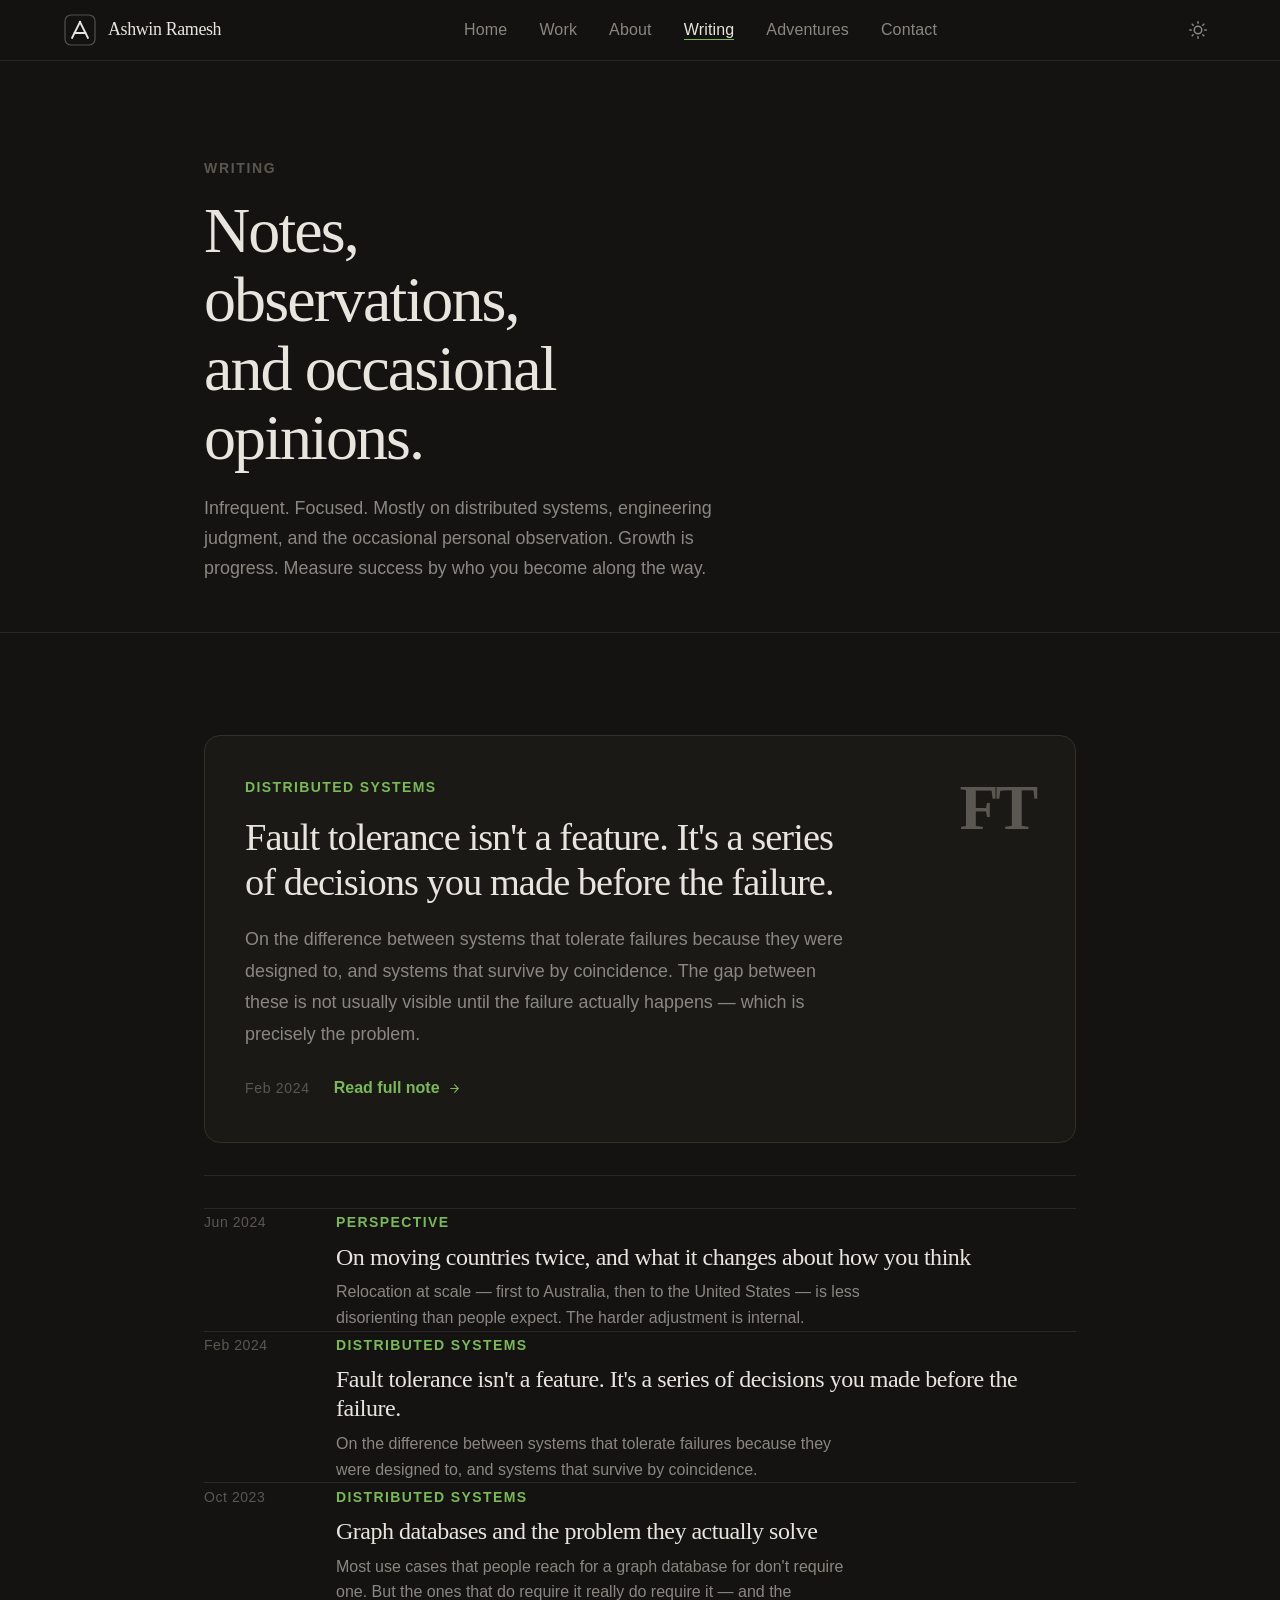
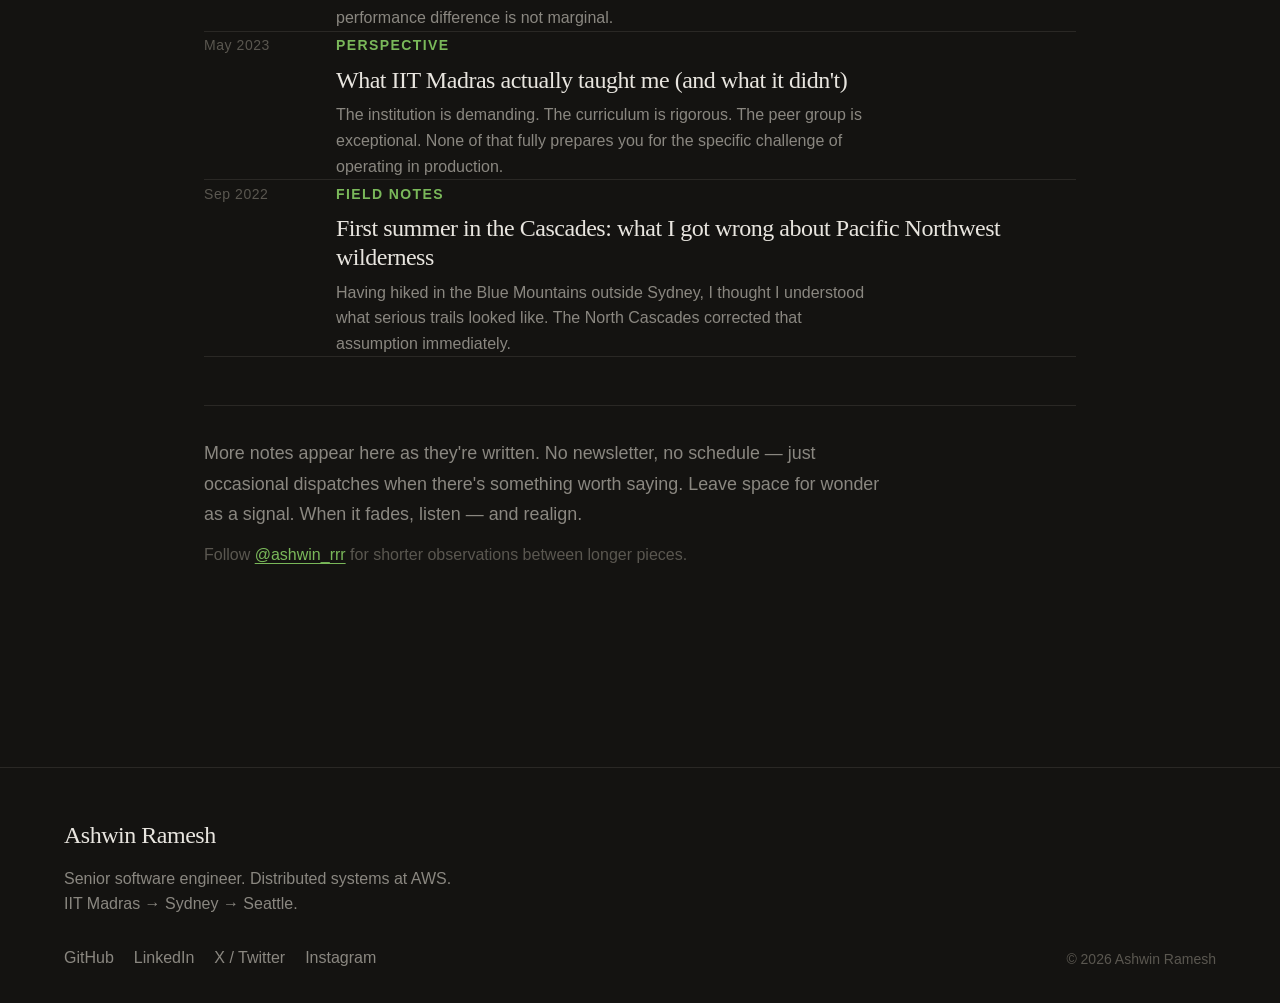
<file: writing/index.html>
<!DOCTYPE html>
<html lang="en" data-theme="light">
<head>
  <meta charset="UTF-8" />
  <meta name="viewport" content="width=device-width, initial-scale=1.0" />
  <title>Writing — Ashwin Ramesh</title>
  <meta name="description" content="Notes on distributed systems, engineering tradeoffs, and life between hemispheres by Ashwin Ramesh, senior software engineer at AWS." />
  <link rel="canonical" href="https://ashwin95r.github.io/writing/" />

  <link rel="preconnect" href="https://api.fontshare.com" />
  <link href="https://api.fontshare.com/v2/css?f[]=zodiak@400,500,700&f[]=satoshi@300,400,500,700&display=swap" rel="stylesheet" />

  <link rel="stylesheet" href="../css/base.css" />
  <link rel="stylesheet" href="../css/components.css" />
  <link rel="icon" type="image/svg+xml" href="../images/favicon.svg" />
  <!-- Google tag (gtag.js) -->
  <script async src="https://www.googletagmanager.com/gtag/js?id=G-B6GVES3EQP"></script>
  <script>
    window.dataLayer = window.dataLayer || [];
    function gtag(){dataLayer.push(arguments);}
    gtag('js', new Date());
    gtag('config', 'G-B6GVES3EQP');
  </script>
</head>
<body>

  <header class="site-header" role="banner">
    <nav class="nav" aria-label="Main navigation">
      <a href="/" class="nav__logo">
        <svg class="nav__logo-mark" viewBox="0 0 32 32" fill="none" xmlns="http://www.w3.org/2000/svg" aria-hidden="true">
          <rect x="1" y="1" width="30" height="30" rx="6" stroke="currentColor" stroke-width="1.2" fill="none" opacity="0.3"/>
          <path d="M8 24 L16 8 L24 24" stroke="currentColor" stroke-width="1.8" stroke-linecap="round" stroke-linejoin="round" fill="none"/>
          <path d="M10.5 19 L21.5 19" stroke="currentColor" stroke-width="1.8" stroke-linecap="round" fill="none"/>
          <circle cx="16" cy="8" r="1.2" fill="currentColor"/>
        </svg>
        <span class="nav__logo-text">Ashwin Ramesh</span>
      </a>
      <ul class="nav__links" role="list">
        <li><a href="/">Home</a></li>
        <li><a href="/work/">Work</a></li>
        <li><a href="/about/">About</a></li>
        <li><a href="/writing/">Writing</a></li>
        <li><a href="/adventures/">Adventures</a></li>
        <li><a href="/contact/">Contact</a></li>
      </ul>
      <div class="nav__actions">
        <button class="theme-toggle" data-theme-toggle aria-label="Switch to dark mode">
          <svg width="18" height="18" viewBox="0 0 24 24" fill="none" stroke="currentColor" stroke-width="2" stroke-linecap="round" aria-hidden="true"><path d="M21 12.79A9 9 0 1 1 11.21 3 7 7 0 0 0 21 12.79z"/></svg>
        </button>
        <button class="nav__mobile-toggle" data-mobile-toggle aria-label="Open navigation" aria-expanded="false">
          <svg width="20" height="20" viewBox="0 0 24 24" fill="none" stroke="currentColor" stroke-width="2" stroke-linecap="round" aria-hidden="true"><line x1="3" y1="12" x2="21" y2="12"/><line x1="3" y1="6" x2="21" y2="6"/><line x1="3" y1="18" x2="21" y2="18"/></svg>
        </button>
      </div>
    </nav>
  </header>

  <main>
    <div class="page-hero">
      <div class="container">
        <p class="page-hero__label">Writing</p>
        <h1 class="page-hero__title">Notes, observations, and occasional opinions.</h1>
        <p class="page-hero__subtitle">
          Infrequent. Focused. Mostly on distributed systems, engineering judgment,
          and the occasional personal observation. Growth is progress.
          Measure success by who you become along the way.
        </p>
      </div>
    </div>

    <section class="section" aria-label="All writing">
      <div class="container">

        <!-- Featured note -->
        <article class="featured-note reveal" aria-labelledby="feat-note-title">
          <div class="featured-note__inner">
            <div class="featured-note__text">
              <p class="work-card__tag">Distributed Systems</p>
              <h2 class="featured-note__title" id="feat-note-title">
                Fault tolerance isn't a feature. It's a series of decisions you made before the failure.
              </h2>
              <p class="featured-note__excerpt">
                On the difference between systems that tolerate failures because they were designed to,
                and systems that survive by coincidence. The gap between these is not usually visible
                until the failure actually happens — which is precisely the problem.
              </p>
              <div style="display: flex; align-items: center; gap: var(--space-6); margin-top: var(--space-6);">
                <span class="text-faint" style="font-size: var(--text-xs); font-weight: 500; letter-spacing: 0.05em;">Feb 2024</span>
                <a href="#on-fault-tolerance" class="work-card__link">
                  Read full note
                  <svg width="13" height="13" viewBox="0 0 24 24" fill="none" stroke="currentColor" stroke-width="2" stroke-linecap="round" aria-hidden="true"><path d="M5 12h14M12 5l7 7-7 7"/></svg>
                </a>
              </div>
            </div>
            <div class="featured-note__tag-aside">
              <span class="featured-note__big-tag" aria-hidden="true">FT</span>
            </div>
          </div>
        </article>

        <hr class="divider" style="margin-block: var(--space-8);" />

        <!-- All notes list -->
        <nav class="notes-list" aria-label="All writing">
          <a href="#on-moving" class="note-item reveal" id="on-moving">
            <span class="note-item__date">Jun 2024</span>
            <div class="note-item__body">
              <span class="note-item__tag">Perspective</span>
              <span class="note-item__title">On moving countries twice, and what it changes about how you think</span>
              <span class="note-item__excerpt">Relocation at scale — first to Australia, then to the United States — is less disorienting than people expect. The harder adjustment is internal.</span>
            </div>
          </a>

          <a href="#on-fault-tolerance" class="note-item reveal reveal--delay-2" id="on-fault-tolerance">
            <span class="note-item__date">Feb 2024</span>
            <div class="note-item__body">
              <span class="note-item__tag">Distributed Systems</span>
              <span class="note-item__title">Fault tolerance isn't a feature. It's a series of decisions you made before the failure.</span>
              <span class="note-item__excerpt">On the difference between systems that tolerate failures because they were designed to, and systems that survive by coincidence.</span>
            </div>
          </a>

          <a href="#on-graph-databases" class="note-item reveal reveal--delay-1" id="on-graph-databases">
            <span class="note-item__date">Oct 2023</span>
            <div class="note-item__body">
              <span class="note-item__tag">Distributed Systems</span>
              <span class="note-item__title">Graph databases and the problem they actually solve</span>
              <span class="note-item__excerpt">Most use cases that people reach for a graph database for don't require one. But the ones that do require it really do require it — and the performance difference is not marginal.</span>
            </div>
          </a>

          <a href="#on-iit" class="note-item reveal" id="on-iit">
            <span class="note-item__date">May 2023</span>
            <div class="note-item__body">
              <span class="note-item__tag">Perspective</span>
              <span class="note-item__title">What IIT Madras actually taught me (and what it didn't)</span>
              <span class="note-item__excerpt">The institution is demanding. The curriculum is rigorous. The peer group is exceptional. None of that fully prepares you for the specific challenge of operating in production.</span>
            </div>
          </a>

          <a href="#on-cascades" class="note-item reveal reveal--delay-1" id="on-cascades">
            <span class="note-item__date">Sep 2022</span>
            <div class="note-item__body">
              <span class="note-item__tag">Field Notes</span>
              <span class="note-item__title">First summer in the Cascades: what I got wrong about Pacific Northwest wilderness</span>
              <span class="note-item__excerpt">Having hiked in the Blue Mountains outside Sydney, I thought I understood what serious trails looked like. The North Cascades corrected that assumption immediately.</span>
            </div>
          </a>
        </nav>

        <!-- Future entries placeholder -->
        <div class="writing-future reveal" style="margin-top: var(--space-12);">
          <p class="writing-future__text">
            More notes appear here as they're written. No newsletter, no schedule —
            just occasional dispatches when there's something worth saying.
            Leave space for wonder as a signal. When it fades, listen — and realign.
          </p>
          <p class="writing-future__follow">
            Follow <a href="https://twitter.com/ashwin_rrr" target="_blank" rel="noopener noreferrer" class="inline-link">@ashwin_rrr</a> for shorter observations between longer pieces.
          </p>
        </div>

      </div>
    </section>
  </main>

  <footer class="site-footer" role="contentinfo">
    <div class="footer__inner">
      <div class="footer__left">
        <p class="footer__name">Ashwin Ramesh</p>
        <p class="footer__tagline">Senior software engineer. Distributed systems at AWS. IIT Madras → Sydney → Seattle.</p>
        <nav class="footer__links" aria-label="Social links">
          <a href="https://github.com/ashwin95r" target="_blank" rel="noopener noreferrer">GitHub</a>
          <a href="https://linkedin.com/in/ashwin95r" target="_blank" rel="noopener noreferrer">LinkedIn</a>
          <a href="https://twitter.com/ashwin_rrr" target="_blank" rel="noopener noreferrer">X / Twitter</a>
          <a href="https://instagram.com/ashwin_rrr" target="_blank" rel="noopener noreferrer">Instagram</a>
        </nav>
      </div>
      <div class="footer__right">
        <p class="footer__copy">© 2026 Ashwin Ramesh</p>
      </div>
    </div>
  </footer>

  <script src="../js/main.js" defer></script>
  <style>
    .featured-note {
      background: var(--color-surface);
      border: 1px solid var(--color-border);
      border-radius: var(--radius-lg);
      padding: var(--space-10);
      margin-bottom: var(--space-4);
    }
    .featured-note__inner {
      display: grid;
      grid-template-columns: 1fr auto;
      gap: var(--space-8);
      align-items: start;
    }
    .featured-note__title {
      font-family: var(--font-display);
      font-size: var(--text-xl);
      font-weight: 500;
      letter-spacing: -0.025em;
      line-height: 1.15;
      margin-block: var(--space-4) var(--space-5);
    }
    .featured-note__excerpt {
      font-size: var(--text-base);
      color: var(--color-text-muted);
      line-height: 1.78;
      max-width: 62ch;
      margin-bottom: var(--space-4);
    }
    .featured-note__big-tag {
      font-family: var(--font-display);
      font-size: clamp(3rem, 5vw, 5rem);
      font-weight: 700;
      letter-spacing: -0.05em;
      color: var(--color-text-faint);
      line-height: 1;
      user-select: none;
    }
    @media (max-width: 600px) {
      .featured-note__inner { grid-template-columns: 1fr; }
      .featured-note__big-tag { display: none; }
      .featured-note { padding: var(--space-6); }
    }
    .writing-future {
      border-top: 1px solid var(--color-divider);
      padding-top: var(--space-8);
    }
    .writing-future__text {
      font-size: var(--text-base);
      color: var(--color-text-muted);
      line-height: 1.7;
      margin-bottom: var(--space-3);
    }
    .writing-future__follow {
      font-size: var(--text-sm);
      color: var(--color-text-faint);
    }
    .inline-link {
      color: var(--color-primary);
      text-decoration: underline;
      text-underline-offset: 3px;
    }
  </style>
</body>
</html>
</file>
<file: css/base.css>
/* ============================================================
   BASE.CSS — Reset + Design Tokens
   Ashwin Ramesh Personal Site
   Palette: Stone/Ink with Forest accent, Cartographic warmth
   ============================================================ */

*, *::before, *::after {
  box-sizing: border-box;
  margin: 0;
  padding: 0;
}

html {
  -moz-text-size-adjust: none;
  -webkit-text-size-adjust: none;
  text-size-adjust: none;
  -webkit-font-smoothing: antialiased;
  -moz-osx-font-smoothing: grayscale;
  text-rendering: optimizeLegibility;
  scroll-behavior: smooth;
  hanging-punctuation: first last;
  scroll-padding-top: var(--space-16);
}

/* ── Custom Properties ──────────────────────────────────────── */
:root, [data-theme="light"] {
  /* Surfaces — warm parchment/stone */
  --color-bg:               #F5F3EE;
  --color-surface:          #F8F6F1;
  --color-surface-2:        #FAFAF7;
  --color-surface-offset:   #EDE9E2;
  --color-surface-dynamic:  #E5E0D7;
  --color-divider:          #D8D3C9;
  --color-border:           #CCC7BC;

  /* Text — deep ink */
  --color-text:             #1E1D1A;
  --color-text-muted:       #6E6B63;
  --color-text-faint:       #ABA89F;
  --color-text-inverse:     #F8F6F1;

  /* Primary — forest/moss green */
  --color-primary:          #2D5016;
  --color-primary-hover:    #1E3A0E;
  --color-primary-active:   #122508;
  --color-primary-highlight:#D4DEC9;
  --color-primary-subtle:   #EBF0E5;

  /* Accent — muted slate teal, used sparingly */
  --color-accent:           #3D6B6F;
  --color-accent-hover:     #2B4E51;

  /* Functional */
  --color-success:          #3A6B1E;
  --color-warning:          #8A5A1A;
  --color-error:            #8B2A2A;

  /* Shadows — warm-tinted */
  --shadow-sm:   0 1px 2px oklch(0.15 0.02 80 / 0.06);
  --shadow-md:   0 4px 16px oklch(0.15 0.02 80 / 0.09);
  --shadow-lg:   0 16px 48px oklch(0.15 0.02 80 / 0.13);
  --shadow-glow: 0 0 0 3px oklch(from var(--color-primary) l c h / 0.18);

  /* Typography */
  --font-display: 'Zodiak', 'Georgia', serif;
  --font-body:    'Satoshi', 'Helvetica Neue', sans-serif;
  --font-mono:    'JetBrains Mono', 'Menlo', monospace;

  /* Type scale — fluid */
  --text-xs:   clamp(0.75rem, 0.70rem + 0.25vw, 0.875rem);
  --text-sm:   clamp(0.875rem, 0.82rem + 0.28vw, 1rem);
  --text-base: clamp(1rem, 0.96rem + 0.2vw, 1.125rem);
  --text-lg:   clamp(1.125rem, 1rem + 0.625vw, 1.5rem);
  --text-xl:   clamp(1.5rem, 1.2rem + 1.5vw, 2.5rem);
  --text-2xl:  clamp(2rem, 1.2rem + 4vw, 4rem);
  --text-3xl:  clamp(2.5rem, 0.5rem + 7vw, 6rem);
  --text-hero: clamp(3.5rem, -0.5rem + 10vw, 8rem);

  /* Spacing */
  --space-1:  0.25rem;
  --space-2:  0.5rem;
  --space-3:  0.75rem;
  --space-4:  1rem;
  --space-5:  1.25rem;
  --space-6:  1.5rem;
  --space-8:  2rem;
  --space-10: 2.5rem;
  --space-12: 3rem;
  --space-16: 4rem;
  --space-20: 5rem;
  --space-24: 6rem;
  --space-32: 8rem;

  /* Layout */
  --content-narrow:  640px;
  --content-default: 1000px;
  --content-wide:    1280px;
  --gutter:          clamp(var(--space-6), 5vw, var(--space-16));

  /* Radius */
  --radius-sm: 0.25rem;
  --radius-md: 0.5rem;
  --radius-lg: 1rem;
  --radius-full: 9999px;

  /* Transitions */
  --transition-fast:   120ms cubic-bezier(0.16, 1, 0.3, 1);
  --transition-base:   200ms cubic-bezier(0.16, 1, 0.3, 1);
  --transition-slow:   400ms cubic-bezier(0.16, 1, 0.3, 1);
}

/* Dark mode */
[data-theme="dark"] {
  --color-bg:               #141311;
  --color-surface:          #1A1916;
  --color-surface-2:        #1F1D1A;
  --color-surface-offset:   #17160F;
  --color-surface-dynamic:  #252320;
  --color-divider:          #2A2825;
  --color-border:           #333029;

  --color-text:             #E8E5DF;
  --color-text-muted:       #8A8780;
  --color-text-faint:       #5A5750;
  --color-text-inverse:     #141311;

  --color-primary:          #7AB85A;
  --color-primary-hover:    #91CC6E;
  --color-primary-active:   #A8DE84;
  --color-primary-highlight:#2A3320;
  --color-primary-subtle:   #1E2619;

  --color-accent:           #6AABAD;
  --color-accent-hover:     #87C4C6;

  --shadow-sm:   0 1px 2px oklch(0 0 0 / 0.25);
  --shadow-md:   0 4px 16px oklch(0 0 0 / 0.40);
  --shadow-lg:   0 16px 48px oklch(0 0 0 / 0.55);
  --shadow-glow: 0 0 0 3px oklch(from var(--color-primary) l c h / 0.25);
}

@media (prefers-color-scheme: dark) {
  :root:not([data-theme]) {
    --color-bg:               #141311;
    --color-surface:          #1A1916;
    --color-surface-2:        #1F1D1A;
    --color-surface-offset:   #17160F;
    --color-surface-dynamic:  #252320;
    --color-divider:          #2A2825;
    --color-border:           #333029;
    --color-text:             #E8E5DF;
    --color-text-muted:       #8A8780;
    --color-text-faint:       #5A5750;
    --color-text-inverse:     #141311;
    --color-primary:          #7AB85A;
    --color-primary-hover:    #91CC6E;
    --color-primary-active:   #A8DE84;
    --color-primary-highlight:#2A3320;
    --color-primary-subtle:   #1E2619;
    --color-accent:           #6AABAD;
    --color-accent-hover:     #87C4C6;
    --shadow-sm:   0 1px 2px oklch(0 0 0 / 0.25);
    --shadow-md:   0 4px 16px oklch(0 0 0 / 0.40);
    --shadow-lg:   0 16px 48px oklch(0 0 0 / 0.55);
  }
}

/* ── Base Styles ─────────────────────────────────────────────── */
body {
  min-height: 100dvh;
  font-family: var(--font-body);
  font-size: var(--text-base);
  line-height: 1.65;
  color: var(--color-text);
  background-color: var(--color-bg);
  transition: background-color var(--transition-slow), color var(--transition-slow);
}

img, picture, video, canvas, svg {
  display: block;
  max-width: 100%;
  height: auto;
}

ul[role="list"], ol[role="list"] { list-style: none; }
input, button, textarea, select { font: inherit; color: inherit; }

h1, h2, h3, h4, h5, h6 {
  font-family: var(--font-display);
  text-wrap: balance;
  line-height: 1.12;
  letter-spacing: -0.02em;
}

p, li, figcaption {
  text-wrap: pretty;
  max-width: 68ch;
}

a {
  color: inherit;
  text-decoration: none;
}

a:hover { color: var(--color-primary); }

::selection {
  background: oklch(from var(--color-primary) l c h / 0.2);
  color: var(--color-text);
}

:focus-visible {
  outline: 2px solid var(--color-primary);
  outline-offset: 3px;
  border-radius: var(--radius-sm);
}

button {
  cursor: pointer;
  background: none;
  border: none;
}

@media (prefers-reduced-motion: reduce) {
  *, *::before, *::after {
    animation-duration: 0.01ms !important;
    animation-iteration-count: 1 !important;
    transition-duration: 0.01ms !important;
    scroll-behavior: auto !important;
  }
}

a, button, [role="button"] {
  transition: color var(--transition-fast), background var(--transition-fast),
              border-color var(--transition-fast), opacity var(--transition-fast);
}

.sr-only {
  position: absolute; width: 1px; height: 1px;
  padding: 0; margin: -1px; overflow: hidden;
  clip: rect(0,0,0,0); white-space: nowrap; border-width: 0;
}

/* ── Utility Classes ─────────────────────────────────────────── */
.container {
  max-width: var(--content-default);
  margin-inline: auto;
  padding-inline: var(--gutter);
}

.container--wide {
  max-width: var(--content-wide);
  margin-inline: auto;
  padding-inline: var(--gutter);
}

.container--narrow {
  max-width: var(--content-narrow);
  margin-inline: auto;
  padding-inline: var(--gutter);
}

.section {
  padding-block: clamp(var(--space-16), 8vw, var(--space-32));
}

.section--sm {
  padding-block: clamp(var(--space-10), 5vw, var(--space-20));
}

.label {
  font-size: var(--text-xs);
  font-family: var(--font-body);
  font-weight: 600;
  letter-spacing: 0.12em;
  text-transform: uppercase;
  color: var(--color-text-muted);
}

.text-muted { color: var(--color-text-muted); }
.text-faint { color: var(--color-text-faint); }

/* Topo line texture overlay — subtle cartographic feel */
.topo-bg::before {
  content: '';
  position: absolute;
  inset: 0;
  background-image: url("data:image/svg+xml,%3Csvg xmlns='http://www.w3.org/2000/svg' width='200' height='200'%3E%3Cpath d='M0 80 Q50 70 100 80 Q150 90 200 80' stroke='%23000' stroke-width='0.4' fill='none' opacity='0.04'/%3E%3Cpath d='M0 120 Q60 108 120 120 Q160 130 200 120' stroke='%23000' stroke-width='0.4' fill='none' opacity='0.04'/%3E%3Cpath d='M0 40 Q80 30 140 40 Q170 48 200 40' stroke='%23000' stroke-width='0.4' fill='none' opacity='0.03'/%3E%3Cpath d='M0 160 Q40 150 100 160 Q155 170 200 160' stroke='%23000' stroke-width='0.4' fill='none' opacity='0.03'/%3E%3C/svg%3E");
  background-repeat: repeat;
  pointer-events: none;
  z-index: 0;
}

[data-theme="dark"] .topo-bg::before {
  opacity: 0.5;
  background-image: url("data:image/svg+xml,%3Csvg xmlns='http://www.w3.org/2000/svg' width='200' height='200'%3E%3Cpath d='M0 80 Q50 70 100 80 Q150 90 200 80' stroke='%23fff' stroke-width='0.4' fill='none' opacity='0.04'/%3E%3Cpath d='M0 120 Q60 108 120 120 Q160 130 200 120' stroke='%23fff' stroke-width='0.4' fill='none' opacity='0.04'/%3E%3Cpath d='M0 40 Q80 30 140 40 Q170 48 200 40' stroke='%23fff' stroke-width='0.4' fill='none' opacity='0.03'/%3E%3Cpath d='M0 160 Q40 150 100 160 Q155 170 200 160' stroke='%23fff' stroke-width='0.4' fill='none' opacity='0.03'/%3E%3C/svg%3E");
}

/* ── SVG Illustration Containers ───────────────────────────── */
.img-illustration {
  width: 100%;
  background: var(--color-surface-offset);
  border-radius: var(--radius-md);
  overflow: hidden;
  display: block;
  line-height: 0;
}

.img-illustration--dark {
  background: #111410;
}

.img-illustration--portrait {
  border-radius: var(--radius-lg);
  border: 1px solid var(--color-border);
  height: 420px;
  overflow: hidden;
}

.img-illustration--portrait svg {
  width: 100%;
  height: 100%;
}

.img-illustration--hero-full {
  width: 100%;
  height: clamp(400px, 65vh, 700px);
  border-radius: 0;
}

.img-illustration--hero-full svg {
  width: 100%;
  height: 100%;
}

.img-illustration--card {
  width: 100%;
  aspect-ratio: 3/2;
}

.img-illustration--field {
  width: 100%;
  height: 340px;
  border-radius: var(--radius-md);
}

.img-illustration--field-sm {
  width: 180px;
  height: 150px;
  border-radius: var(--radius-md);
}

/* work-card images become illustration wrappers */
.work-card__image-wrap {
  width: 100%;
  overflow: hidden;
  line-height: 0;
}

.work-card--full .work-card__image-wrap {
  height: 100%;
}

.work-card--full .img-illustration {
  height: 100%;
  min-height: 260px;
  border-radius: 0;
}
</file>
<file: css/components.css>
/* ============================================================
   COMPONENTS.CSS — Nav, Footer, Cards, Shared UI
   ============================================================ */

/* ── Site Header / Nav ──────────────────────────────────────── */
.site-header {
  position: sticky;
  top: 0;
  z-index: 100;
  background: oklch(from var(--color-bg) l c h / 0.88);
  backdrop-filter: blur(14px);
  -webkit-backdrop-filter: blur(14px);
  border-bottom: 1px solid var(--color-divider);
  transition: transform var(--transition-base), box-shadow var(--transition-base),
              background var(--transition-slow);
}

.site-header--hidden {
  transform: translateY(-100%);
}

.site-header--scrolled {
  box-shadow: var(--shadow-sm);
}

.nav {
  display: flex;
  align-items: center;
  justify-content: space-between;
  height: 60px;
  max-width: var(--content-wide);
  margin-inline: auto;
  padding-inline: var(--gutter);
}

.nav__logo {
  display: flex;
  align-items: center;
  gap: var(--space-3);
  text-decoration: none;
  color: var(--color-text);
  flex-shrink: 0;
}

.nav__logo-mark {
  width: 32px;
  height: 32px;
  flex-shrink: 0;
}

.nav__logo-text {
  font-family: var(--font-display);
  font-size: var(--text-base);
  font-weight: 500;
  letter-spacing: -0.02em;
  line-height: 1;
}

.nav__links {
  display: flex;
  align-items: center;
  gap: var(--space-8);
  list-style: none;
}

.nav__links a {
  font-size: var(--text-sm);
  font-weight: 500;
  color: var(--color-text-muted);
  letter-spacing: 0.01em;
  transition: color var(--transition-fast);
  position: relative;
}

.nav__links a::after {
  content: '';
  position: absolute;
  bottom: -2px;
  left: 0;
  width: 0;
  height: 1px;
  background: var(--color-primary);
  transition: width var(--transition-base);
}

.nav__links a:hover,
.nav__links a[aria-current="page"] {
  color: var(--color-text);
}

.nav__links a:hover::after,
.nav__links a[aria-current="page"]::after {
  width: 100%;
}

.nav__actions {
  display: flex;
  align-items: center;
  gap: var(--space-4);
}

.theme-toggle {
  display: flex;
  align-items: center;
  justify-content: center;
  width: 36px;
  height: 36px;
  border-radius: var(--radius-md);
  color: var(--color-text-muted);
  transition: color var(--transition-fast), background var(--transition-fast);
}

.theme-toggle:hover {
  color: var(--color-text);
  background: var(--color-surface-dynamic);
}

.nav__mobile-toggle {
  display: none;
  align-items: center;
  justify-content: center;
  width: 36px;
  height: 36px;
  color: var(--color-text-muted);
  border-radius: var(--radius-md);
}

.nav__mobile-toggle:hover {
  background: var(--color-surface-dynamic);
  color: var(--color-text);
}

@media (max-width: 768px) {
  .nav__links {
    display: none;
    position: fixed;
    top: 0;
    left: 0;
    right: 0;
    bottom: 0;
    min-height: 100dvh;
    padding: 72px var(--gutter) var(--space-8);
    background: var(--color-bg);
    flex-direction: column;
    align-items: flex-start;
    justify-content: flex-start;
    gap: 0;
    border-top: 1px solid var(--color-border);
    z-index: 200;
    overflow-y: auto;
    box-sizing: border-box;
  }

  .nav__links.is-open {
    display: flex;
  }

  .nav__links li {
    width: 100%;
    border-bottom: 1px solid var(--color-divider);
  }

  .nav__links a {
    display: block;
    padding-block: var(--space-5);
    font-size: var(--text-base);
    color: var(--color-text);
  }

  .nav__links a::after { display: none; }

  .nav__mobile-toggle {
    display: flex;
  }
}

/* ── Footer ─────────────────────────────────────────────────── */
.site-footer {
  border-top: 1px solid var(--color-divider);
  padding-block: var(--space-12) var(--space-8);
  margin-top: var(--space-24);
}

.footer__inner {
  display: grid;
  grid-template-columns: 1fr auto;
  gap: var(--space-8);
  align-items: end;
  max-width: var(--content-wide);
  margin-inline: auto;
  padding-inline: var(--gutter);
}

.footer__left {
  display: flex;
  flex-direction: column;
  gap: var(--space-3);
}

.footer__name {
  font-family: var(--font-display);
  font-size: var(--text-lg);
  font-weight: 500;
  letter-spacing: -0.02em;
}

.footer__tagline {
  font-size: var(--text-sm);
  color: var(--color-text-muted);
  max-width: 45ch;
  line-height: 1.55;
}

.footer__links {
  display: flex;
  gap: var(--space-5);
  margin-top: var(--space-4);
  flex-wrap: wrap;
}

.footer__links a {
  font-size: var(--text-sm);
  color: var(--color-text-muted);
  display: flex;
  align-items: center;
  gap: var(--space-2);
}

.footer__links a:hover {
  color: var(--color-primary);
}

.footer__right {
  text-align: right;
}

.footer__copy {
  font-size: var(--text-xs);
  color: var(--color-text-faint);
}

@media (max-width: 600px) {
  .footer__inner {
    grid-template-columns: 1fr;
  }
  .footer__right {
    text-align: left;
  }
}

/* ── Work Cards ─────────────────────────────────────────────── */
.work-grid {
  display: grid;
  grid-template-columns: repeat(12, 1fr);
  gap: var(--space-6);
}

.work-card {
  background: var(--color-surface);
  border: 1px solid var(--color-border);
  border-radius: var(--radius-lg);
  overflow: hidden;
  transition: box-shadow var(--transition-base), transform var(--transition-base),
              border-color var(--transition-base);
  position: relative;
}

.work-card:hover {
  box-shadow: var(--shadow-md);
  transform: translateY(-2px);
  border-color: var(--color-text-faint);
}

.work-card--featured {
  grid-column: span 7;
}

.work-card--secondary {
  grid-column: span 5;
}

.work-card--full {
  grid-column: span 12;
  display: grid;
  grid-template-columns: 1fr 1fr;
}

@media (max-width: 900px) {
  .work-card--featured,
  .work-card--secondary,
  .work-card--full {
    grid-column: span 12;
  }
  .work-card--full {
    grid-template-columns: 1fr;
  }
}

.work-card__image {
  width: 100%;
  aspect-ratio: 16/9;
  object-fit: cover;
  display: block;
}

.work-card--full .work-card__image {
  aspect-ratio: auto;
  height: 100%;
}

.work-card__body {
  padding: var(--space-8);
}

.work-card__tag {
  font-size: var(--text-xs);
  font-weight: 600;
  letter-spacing: 0.1em;
  text-transform: uppercase;
  color: var(--color-primary);
  margin-bottom: var(--space-3);
}

.work-card__title {
  font-family: var(--font-display);
  font-size: var(--text-xl);
  font-weight: 500;
  letter-spacing: -0.02em;
  line-height: 1.15;
  margin-bottom: var(--space-4);
  color: var(--color-text);
}

.work-card__desc {
  font-size: var(--text-base);
  color: var(--color-text-muted);
  line-height: 1.65;
  margin-bottom: var(--space-6);
}

.work-card__meta {
  display: flex;
  flex-wrap: wrap;
  gap: var(--space-2);
  margin-bottom: var(--space-6);
}

.tag {
  display: inline-flex;
  align-items: center;
  font-size: var(--text-xs);
  font-weight: 500;
  padding: 0.2em 0.65em;
  border-radius: var(--radius-full);
  background: var(--color-surface-offset);
  color: var(--color-text-muted);
  border: 1px solid var(--color-border);
}

.work-card__link {
  display: inline-flex;
  align-items: center;
  gap: var(--space-2);
  font-size: var(--text-sm);
  font-weight: 600;
  color: var(--color-primary);
  transition: gap var(--transition-fast);
}

.work-card__link:hover {
  gap: var(--space-3);
  color: var(--color-primary-hover);
}

/* ── Case Study Detail Sections ──────────────────────────────── */
.cs-grid {
  display: grid;
  grid-template-columns: 1fr 2fr;
  gap: var(--space-16);
  align-items: start;
}

@media (max-width: 768px) {
  .cs-grid {
    grid-template-columns: 1fr;
    gap: var(--space-8);
  }
}

.cs-meta {
  position: sticky;
  top: calc(60px + var(--space-8));
}

.cs-meta__item {
  margin-bottom: var(--space-6);
  padding-bottom: var(--space-6);
  border-bottom: 1px solid var(--color-divider);
}

.cs-meta__item:last-child {
  border-bottom: none;
}

.cs-meta__label {
  font-size: var(--text-xs);
  font-weight: 600;
  letter-spacing: 0.1em;
  text-transform: uppercase;
  color: var(--color-text-faint);
  margin-bottom: var(--space-2);
}

.cs-meta__value {
  font-size: var(--text-sm);
  color: var(--color-text-muted);
  line-height: 1.6;
}

/* ── Journey / Timeline ─────────────────────────────────────── */
.journey-strip {
  display: flex;
  align-items: stretch;
  gap: 0;
  overflow: hidden;
  border-radius: var(--radius-lg);
  border: 1px solid var(--color-border);
}

.journey-stop {
  flex: 1;
  padding: var(--space-8) var(--space-6);
  position: relative;
  background: var(--color-surface);
  border-right: 1px solid var(--color-border);
  transition: background var(--transition-base);
}

.journey-stop:last-child {
  border-right: none;
}

.journey-stop:hover {
  background: var(--color-surface-2);
}

.journey-stop__icon {
  font-size: 1.4rem;
  margin-bottom: var(--space-3);
  display: block;
}

.journey-stop__city {
  font-family: var(--font-display);
  font-size: var(--text-lg);
  font-weight: 500;
  letter-spacing: -0.02em;
  margin-bottom: var(--space-2);
}

.journey-stop__years {
  font-size: var(--text-xs);
  color: var(--color-text-faint);
  font-weight: 500;
  letter-spacing: 0.06em;
  text-transform: uppercase;
  margin-bottom: var(--space-3);
}

.journey-stop__detail {
  font-size: var(--text-sm);
  color: var(--color-text-muted);
  line-height: 1.6;
}

.journey-arrow {
  display: flex;
  align-items: center;
  padding: var(--space-2);
  color: var(--color-text-faint);
  font-size: 0.85rem;
  background: var(--color-surface);
  border-right: 1px solid var(--color-border);
  flex-shrink: 0;
}

@media (max-width: 768px) {
  .journey-strip {
    flex-direction: column;
  }
  .journey-stop {
    border-right: none;
    border-bottom: 1px solid var(--color-border);
  }
  .journey-stop:last-child { border-bottom: none; }
  .journey-arrow {
    display: none;
  }
}

/* ── Writing / Note Cards ────────────────────────────────────── */
.notes-list {
  display: flex;
  flex-direction: column;
  gap: 0;
}

.note-item {
  display: grid;
  grid-template-columns: 100px 1fr;
  gap: var(--space-8);
  padding: var(--space-7) 0;
  border-bottom: 1px solid var(--color-divider);
  text-decoration: none;
  color: inherit;
  align-items: baseline;
  transition: opacity var(--transition-fast);
}

.note-item:first-child {
  border-top: 1px solid var(--color-divider);
}

.note-item:hover {
  opacity: 0.75;
}

.note-item:hover .note-item__title {
  color: var(--color-primary);
}

.note-item__date {
  font-size: var(--text-xs);
  color: var(--color-text-faint);
  font-weight: 500;
  letter-spacing: 0.04em;
  padding-top: 0.2em;
}

.note-item__body {
  display: flex;
  flex-direction: column;
  gap: var(--space-2);
}

.note-item__tag {
  font-size: var(--text-xs);
  font-weight: 600;
  letter-spacing: 0.1em;
  text-transform: uppercase;
  color: var(--color-primary);
}

.note-item__title {
  font-family: var(--font-display);
  font-size: var(--text-lg);
  font-weight: 500;
  letter-spacing: -0.02em;
  line-height: 1.2;
  transition: color var(--transition-fast);
}

.note-item__excerpt {
  font-size: var(--text-sm);
  color: var(--color-text-muted);
  line-height: 1.6;
  max-width: 60ch;
}

@media (max-width: 600px) {
  .note-item {
    grid-template-columns: 1fr;
    gap: var(--space-3);
  }
}

/* ── Adventure Cards ─────────────────────────────────────────── */
.adventures-grid {
  display: grid;
  grid-template-columns: repeat(auto-fill, minmax(280px, 1fr));
  gap: var(--space-6);
}

.adventure-card {
  background: var(--color-surface);
  border: 1px solid var(--color-border);
  border-radius: var(--radius-lg);
  overflow: hidden;
  transition: box-shadow var(--transition-base), transform var(--transition-base);
}

.adventure-card:hover {
  box-shadow: var(--shadow-md);
  transform: translateY(-2px);
}

.adventure-card__image {
  width: 100%;
  aspect-ratio: 3/2;
  object-fit: cover;
}

.adventure-card__body {
  padding: var(--space-6);
}

.adventure-card__location {
  font-size: var(--text-xs);
  font-weight: 600;
  letter-spacing: 0.1em;
  text-transform: uppercase;
  color: var(--color-text-faint);
  margin-bottom: var(--space-2);
}

.adventure-card__title {
  font-family: var(--font-display);
  font-size: var(--text-lg);
  font-weight: 500;
  letter-spacing: -0.02em;
  margin-bottom: var(--space-3);
}

.adventure-card__note {
  font-size: var(--text-sm);
  color: var(--color-text-muted);
  line-height: 1.6;
}

/* ── Buttons ─────────────────────────────────────────────────── */
.btn {
  display: inline-flex;
  align-items: center;
  gap: var(--space-2);
  padding: 0.6em 1.4em;
  border-radius: var(--radius-md);
  font-size: var(--text-sm);
  font-weight: 600;
  letter-spacing: 0.01em;
  border: 1px solid transparent;
  transition: background var(--transition-fast), color var(--transition-fast),
              border-color var(--transition-fast), box-shadow var(--transition-fast);
  cursor: pointer;
}

.btn--primary {
  background: var(--color-primary);
  color: var(--color-bg);
  border-color: var(--color-primary);
}

.btn--primary:hover {
  background: var(--color-primary-hover);
  border-color: var(--color-primary-hover);
  color: var(--color-bg);
}

.btn--ghost {
  background: transparent;
  color: var(--color-text);
  border-color: var(--color-border);
}

.btn--ghost:hover {
  background: var(--color-surface-dynamic);
  border-color: var(--color-text-faint);
  color: var(--color-text);
}

/* ── Section Heading Pattern ─────────────────────────────────── */
.section-head {
  display: flex;
  align-items: flex-end;
  justify-content: space-between;
  margin-bottom: var(--space-10);
  gap: var(--space-6);
  flex-wrap: wrap;
}

.section-head__left {
  display: flex;
  flex-direction: column;
  gap: var(--space-3);
}

.section-title {
  font-family: var(--font-display);
  font-size: var(--text-2xl);
  font-weight: 500;
  letter-spacing: -0.03em;
  line-height: 1.05;
  color: var(--color-text);
}

/* ── Divider ─────────────────────────────────────────────────── */
.divider {
  border: none;
  border-top: 1px solid var(--color-divider);
  margin: 0;
}

/* ── Page Hero ───────────────────────────────────────────────── */
.page-hero {
  padding-block: clamp(var(--space-12), 8vw, var(--space-24)) var(--space-12);
  border-bottom: 1px solid var(--color-divider);
}

.page-hero__label {
  font-size: var(--text-xs);
  font-weight: 600;
  letter-spacing: 0.12em;
  text-transform: uppercase;
  color: var(--color-text-faint);
  margin-bottom: var(--space-4);
}

.page-hero__title {
  font-family: var(--font-display);
  font-size: var(--text-2xl);
  font-weight: 500;
  letter-spacing: -0.03em;
  line-height: 1.08;
  margin-bottom: var(--space-5);
  max-width: 14ch;
}

.page-hero__subtitle {
  font-size: var(--text-base);
  color: var(--color-text-muted);
  max-width: 52ch;
  line-height: 1.7;
}

/* ── Scroll animations ───────────────────────────────────────── */
.reveal {
  opacity: 0;
  transform: translateY(20px);
  transition: opacity 0.6s ease, transform 0.6s ease;
}

.reveal.is-visible {
  opacity: 1;
  transform: translateY(0);
}

.reveal--delay-1 { transition-delay: 0.1s; }
.reveal--delay-2 { transition-delay: 0.2s; }
.reveal--delay-3 { transition-delay: 0.3s; }
</file>
<file: css/home.css>
/* ============================================================
   HOME.CSS — Homepage-specific styles
   ============================================================ */

/* ── Hero ────────────────────────────────────────────────────── */
.hero {
  position: relative;
  padding-block: clamp(var(--space-16), 10vw, var(--space-32)) clamp(var(--space-16), 8vw, var(--space-24));
  overflow: hidden;
}

.hero__inner {
  display: grid;
  grid-template-columns: 1fr 1fr;
  gap: clamp(var(--space-12), 6vw, var(--space-20));
  align-items: center;
}

@media (max-width: 900px) {
  .hero__inner {
    grid-template-columns: 1fr;
  }
}

.hero__content {
  position: relative;
  z-index: 1;
}

.hero__eyebrow {
  margin-bottom: var(--space-5);
}

.hero__heading {
  font-family: var(--font-display);
  font-size: var(--text-3xl);
  font-weight: 500;
  letter-spacing: -0.04em;
  line-height: 1.06;
  margin-bottom: var(--space-8);
  color: var(--color-text);
}

.hero__heading em {
  font-style: italic;
  color: var(--color-primary);
}

.hero__sub {
  font-size: var(--text-base);
  color: var(--color-text-muted);
  max-width: 44ch;
  line-height: 1.75;
  margin-bottom: var(--space-10);
}

.hero__actions {
  display: flex;
  gap: var(--space-4);
  flex-wrap: wrap;
}

/* Hero map card */
.hero__visual {
  position: relative;
  z-index: 1;
}

.hero__map-card {
  background: var(--color-surface);
  border: 1px solid var(--color-border);
  border-radius: var(--radius-lg);
  overflow: hidden;
  box-shadow: var(--shadow-md);
}

.route-map {
  width: 100%;
  height: auto;
  display: block;
  padding: var(--space-6);
  color: var(--color-text);
}

.hero__map-meta {
  display: flex;
  align-items: stretch;
  border-top: 1px solid var(--color-divider);
}

.hero__map-stat {
  flex: 1;
  padding: var(--space-5) var(--space-4);
  display: flex;
  flex-direction: column;
  gap: var(--space-1);
}

.hero__map-stat-val {
  font-family: var(--font-display);
  font-size: var(--text-lg);
  font-weight: 500;
  letter-spacing: -0.02em;
  color: var(--color-text);
}

.hero__map-stat-label {
  font-size: var(--text-xs);
  color: var(--color-text-faint);
  line-height: 1.4;
}

.hero__map-divider {
  width: 1px;
  background: var(--color-divider);
  flex-shrink: 0;
}

/* ── Work Section ────────────────────────────────────────────── */
.work-section {
  background: var(--color-surface);
  border-block: 1px solid var(--color-divider);
}

/* ── Journey Section ──────────────────────────────────────────── */
.journey-section {
  background: var(--color-surface-offset);
  border-block: 1px solid var(--color-divider);
}

/* ── About Teaser ────────────────────────────────────────────── */
.about-teaser__grid {
  display: grid;
  grid-template-columns: 1.5fr 1fr;
  gap: clamp(var(--space-12), 6vw, var(--space-20));
  align-items: start;
}

@media (max-width: 800px) {
  .about-teaser__grid {
    grid-template-columns: 1fr;
  }
}

.about-teaser__heading {
  font-family: var(--font-display);
  font-size: var(--text-xl);
  font-weight: 500;
  letter-spacing: -0.025em;
  line-height: 1.2;
  margin-bottom: var(--space-6);
  max-width: 22ch;
}

.about-teaser__body {
  font-size: var(--text-base);
  color: var(--color-text-muted);
  line-height: 1.75;
  max-width: 58ch;
  margin-bottom: var(--space-5);
}

.about-teaser__aside {
  display: flex;
  flex-direction: column;
  gap: var(--space-5);
  padding-top: var(--space-3);
}

.about-teaser__fact-card {
  background: var(--color-surface);
  border: 1px solid var(--color-border);
  border-radius: var(--radius-md);
  padding: var(--space-5) var(--space-6);
  transition: box-shadow var(--transition-base);
}

.about-teaser__fact-card:hover {
  box-shadow: var(--shadow-sm);
}

.about-teaser__fact-label {
  margin-bottom: var(--space-2);
}

.about-teaser__fact-val {
  font-size: var(--text-sm);
  color: var(--color-text);
  line-height: 1.6;
}

/* ── Field Notes Teaser ───────────────────────────────────────── */
.field-notes-teaser {
  background: var(--color-surface);
  border-block: 1px solid var(--color-divider);
}

.field-notes-teaser__inner {
  display: grid;
  grid-template-columns: 1fr 1.2fr;
  gap: clamp(var(--space-12), 6vw, var(--space-20));
  align-items: center;
}

@media (max-width: 800px) {
  .field-notes-teaser__inner {
    grid-template-columns: 1fr;
  }
}

.field-notes-teaser__heading {
  font-family: var(--font-display);
  font-size: var(--text-xl);
  font-weight: 500;
  letter-spacing: -0.025em;
  line-height: 1.2;
  margin-bottom: var(--space-6);
  max-width: 22ch;
}

.field-notes-teaser__body {
  font-size: var(--text-base);
  color: var(--color-text-muted);
  line-height: 1.75;
  max-width: 50ch;
}

.field-img-grid {
  display: grid;
  grid-template-columns: 1fr auto;
  grid-template-rows: auto auto;
  gap: var(--space-4);
  align-items: start;
}

.field-img {
  border-radius: var(--radius-md);
  object-fit: cover;
  width: 100%;
  box-shadow: var(--shadow-sm);
}

.field-img--main {
  grid-row: span 2;
  height: 340px;
}

.field-img--secondary {
  width: 180px;
  height: 150px;
  object-position: center;
  align-self: end;
}

@media (max-width: 600px) {
  .field-img-grid {
    grid-template-columns: 1fr;
  }
  .field-img--main { height: 240px; }
  .field-img--secondary { display: none; }
}

/* ── Contact CTA ─────────────────────────────────────────────── */
.contact-cta {
  text-align: center;
}

.contact-cta__inner {
  max-width: 52ch;
  margin-inline: auto;
}

.contact-cta__heading {
  font-family: var(--font-display);
  font-size: var(--text-2xl);
  font-weight: 500;
  letter-spacing: -0.03em;
  line-height: 1.1;
  margin-bottom: var(--space-5);
}

.contact-cta__body {
  font-size: var(--text-base);
  color: var(--color-text-muted);
  line-height: 1.75;
  margin-bottom: var(--space-8);
  max-width: 48ch;
  margin-inline: auto;
}

.contact-cta__links {
  display: flex;
  justify-content: center;
  gap: var(--space-4);
  flex-wrap: wrap;
}
</file>
<file: css/about.css>
/* ============================================================
   ABOUT.CSS — About page styles
   ============================================================ */

/* ── About Hero ──────────────────────────────────────────────── */
.about-hero {
  position: relative;
  padding-block: clamp(var(--space-16), 10vw, var(--space-32)) clamp(var(--space-12), 6vw, var(--space-20));
  overflow: hidden;
  border-bottom: 1px solid var(--color-divider);
}

.about-hero__inner {
  display: grid;
  grid-template-columns: 1.4fr 1fr;
  gap: clamp(var(--space-12), 6vw, var(--space-20));
  align-items: center;
  position: relative;
  z-index: 1;
}

@media (max-width: 800px) {
  .about-hero__inner {
    grid-template-columns: 1fr;
  }
}

.about-hero__heading {
  font-family: var(--font-display);
  font-size: var(--text-3xl);
  font-weight: 500;
  letter-spacing: -0.04em;
  line-height: 1.05;
  margin-block: var(--space-5) var(--space-7);
}

.about-hero__lead {
  font-size: var(--text-base);
  color: var(--color-text-muted);
  max-width: 50ch;
  line-height: 1.8;
}

.about-portrait-frame {
  position: relative;
}

.about-portrait-img {
  width: 100%;
  height: 420px;
  object-fit: cover;
  border-radius: var(--radius-lg);
  display: block;
  border: 1px solid var(--color-border);
}

.about-portrait-caption {
  margin-top: var(--space-3);
  font-size: var(--text-xs);
  color: var(--color-text-faint);
  letter-spacing: 0.04em;
}

/* ── Bio sections ────────────────────────────────────────────── */
.bio-grid {
  display: grid;
  grid-template-columns: 180px 1fr;
  gap: var(--space-12);
  align-items: start;
}

@media (max-width: 700px) {
  .bio-grid {
    grid-template-columns: 1fr;
    gap: 0;
  }
  .bio-sidebar {
    position: static;
    padding-bottom: var(--space-4);
    border-bottom: 1px solid var(--color-border);
    margin-bottom: var(--space-6);
  }
  .bio-sidebar__chapter {
    margin-bottom: var(--space-1);
  }
  .bio-content {
    padding-top: 0;
  }
}

.bio-sidebar {
  padding-top: var(--space-1);
}

@media (min-width: 701px) {
  .bio-sidebar {
    position: sticky;
    top: calc(60px + var(--space-8));
  }
}

.bio-sidebar__chapter {
  font-size: var(--text-xs);
  font-weight: 700;
  letter-spacing: 0.12em;
  text-transform: uppercase;
  color: var(--color-primary);
  margin-bottom: var(--space-2);
}

.bio-sidebar__place {
  font-family: var(--font-display);
  font-size: var(--text-base);
  font-weight: 500;
  letter-spacing: -0.01em;
  color: var(--color-text);
  margin-bottom: var(--space-1);
}

.bio-sidebar__years {
  font-size: var(--text-xs);
  color: var(--color-text-faint);
  letter-spacing: 0.04em;
}

.bio-heading {
  font-family: var(--font-display);
  font-size: var(--text-xl);
  font-weight: 500;
  letter-spacing: -0.025em;
  line-height: 1.15;
  margin-bottom: var(--space-8);
  max-width: 26ch;
}

.bio-text {
  display: flex;
  flex-direction: column;
  gap: var(--space-5);
}

.bio-text p {
  font-size: var(--text-base);
  color: var(--color-text-muted);
  line-height: 1.82;
  max-width: 62ch;
}

/* ── Skills grid ─────────────────────────────────────────────── */
.skills-grid {
  display: grid;
  grid-template-columns: 1fr 1fr;
  gap: var(--space-5);
  margin-top: var(--space-6);
}

@media (max-width: 600px) {
  .skills-grid {
    grid-template-columns: 1fr;
  }
}

.skill-block {
  background: var(--color-surface);
  border: 1px solid var(--color-border);
  border-radius: var(--radius-md);
  padding: var(--space-6);
  transition: box-shadow var(--transition-base);
}

.skill-block:hover {
  box-shadow: var(--shadow-sm);
}

.skill-block__heading {
  font-family: var(--font-body);
  font-size: var(--text-sm);
  font-weight: 700;
  color: var(--color-text);
  margin-bottom: var(--space-3);
  letter-spacing: 0.01em;
}

.skill-block__text {
  font-size: var(--text-sm);
  color: var(--color-text-muted);
  line-height: 1.7;
  max-width: 100%;
}

/* ── Timeline ────────────────────────────────────────────────── */
.timeline-section {
  background: var(--color-surface);
  border-block: 1px solid var(--color-divider);
}

.timeline {
  position: relative;
  display: flex;
  flex-direction: column;
  gap: 0;
  padding-left: var(--space-8);
  border-left: 1.5px solid var(--color-border);
  margin-left: var(--space-4);
}

.timeline-item {
  position: relative;
  padding: var(--space-5) 0 var(--space-8) var(--space-8);
}

.timeline-item:last-child {
  padding-bottom: 0;
}

.timeline-item__marker {
  position: absolute;
  left: calc(-1 * var(--space-8) - 5px);
  top: var(--space-6);
  width: 10px;
  height: 10px;
  border-radius: 50%;
  background: var(--color-border);
  border: 2px solid var(--color-bg);
  transition: background var(--transition-base);
}

.timeline-item:last-child .timeline-item__marker {
  background: var(--color-primary);
  width: 12px;
  height: 12px;
  left: calc(-1 * var(--space-8) - 6px);
}

.timeline-item__date {
  font-size: var(--text-xs);
  color: var(--color-text-faint);
  font-weight: 500;
  letter-spacing: 0.05em;
  display: block;
  margin-bottom: var(--space-2);
}

.timeline-item__title {
  font-family: var(--font-display);
  font-size: var(--text-lg);
  font-weight: 500;
  letter-spacing: -0.02em;
  color: var(--color-text);
  margin-bottom: var(--space-1);
}

.timeline-item__org {
  font-size: var(--text-sm);
  color: var(--color-primary);
  font-weight: 500;
  margin-bottom: var(--space-3);
}

.timeline-item__note {
  font-size: var(--text-sm);
  color: var(--color-text-muted);
  line-height: 1.65;
  max-width: 56ch;
}

.timeline-item__current {
  display: inline-flex;
  align-items: center;
  margin-top: var(--space-3);
  font-size: var(--text-xs);
  font-weight: 600;
  letter-spacing: 0.08em;
  text-transform: uppercase;
  color: var(--color-primary);
  background: var(--color-primary-subtle);
  padding: 0.2em 0.7em;
  border-radius: var(--radius-full);
  border: 1px solid var(--color-primary-highlight);
}

/* ── Contact nudge ───────────────────────────────────────────── */
.contact-nudge__inner {
  max-width: 48ch;
}

.contact-nudge__heading {
  font-family: var(--font-display);
  font-size: var(--text-xl);
  font-weight: 500;
  letter-spacing: -0.025em;
  line-height: 1.2;
  margin-bottom: var(--space-4);
}

.contact-nudge__body {
  font-size: var(--text-base);
  color: var(--color-text-muted);
  line-height: 1.7;
}

/* ── Older bio sections — progressive de-emphasis ─────── */
.bio-section--muted {
  opacity: 0.7;
}

.bio-section--muted .bio-heading {
  font-size: clamp(1.2rem, 2.2vw, 1.6rem);
}

.bio-section--muted .bio-sidebar__place,
.bio-section--muted .bio-sidebar__years {
  opacity: 0.7;
}

.bio-section--muted-more {
  opacity: 0.5;
}

.bio-section--muted-more .bio-heading {
  font-size: clamp(1.1rem, 2vw, 1.4rem);
}

.bio-section--muted-more .bio-sidebar__place,
.bio-section--muted-more .bio-sidebar__years {
  opacity: 0.6;
}

/* ── Timeline — "current" item prominent ─────────────── */
.timeline-item:first-child .timeline-item__marker {
  background: var(--color-green);
  opacity: 1;
}

.timeline-item:first-child .timeline-item__title {
  color: var(--color-green);
}

.timeline-item:nth-child(n+4) {
  opacity: 0.55;
}

.timeline-item:nth-child(n+4) .timeline-item__note {
  font-size: var(--text-sm);
}
</file>
<file: old/default.css>
html, body
	{
		height: 100%;
	}
	
	body
	{
		margin: 0px;
		padding: 0px;
		background: #0F0F0F;
		font-family: 'Source Sans Pro', sans-serif;
		font-size: 12pt;
		font-weight: 300;
		color: #000000;
	/*	background-image:url("33.jpg");
		background-repeat:repeat-y-x;
	*/
	}
	
	
	h1, h2, h3
	{
		margin: 0;
		padding: 0;
		font-weight: 600;
		color: #333333;
	}
	
	p, ol, ul
	{
		margin-top: 0;
	}
	
	ol, ul
	{
		padding: 0;
		list-style: none;
	}
	
	p
	{
		line-height: 180%;
	}
	
	strong
	{
	}
	
	a
	{
		color: #2980b9;
	}
	
	a:hover
	{
		text-decoration: none;
	}
	
	.container
	{
		overflow: hidden;
		margin: 0em auto;
		width: 1200px;
	}
	
/*********************************************************************************/
/* Image Style                                                                   */
/*********************************************************************************/

	.image
	{
		display: inline-block;
	}
	
	.image img
	{
		display: block;
		width: 100%;
	}
	
	.image-full
	{
		display: block;
		width: 100%;
		margin: 0 0 0 0;
	}
	
	.image-left
	{
		float: left;
		margin: 0 2em 2em 0;
	}
	
	.image-centered
	{
		display: block;
		margin: 0 0 2em 0;
	}
	
	.image-centered img
	{
		margin: 0 auto;
		width: auto;
	}

/*********************************************************************************/
/* List Styles                                                                   */
/*********************************************************************************/

	ul.style1
	{
		margin: 0 auto;
		padding: 0;
		width: 80%;
		overflow: hidden;
		list-style: none;
		text-align: left;
		color: #E6E6E6;
	}
	
	ul.style1 li
	{
		padding: 1.6em 0em 0em 0em;
		margin: 0 0 2.5em 0;
		border-top: 1px solid rgba(0,0,0,.1); 
	}
	
	ul.style1 li:first-child
	{
		border-top: none;
	}
	
	ul.style1 p
	{
		margin: 0;
	}
	
	ul.style1 a
	{
		display: block;
		text-decoration: none;
		color: #2D2D2D;
	}
	
	ul.style1 a:hover
	{
		text-decoration: none;
	}
	
	ul.style1 h3
	{
		padding: 1em 0em 5px 0em;
		text-transform: uppercase;
		font-size: 1em;
		font-weight: 400;
	}
	
	ul.style1 .first
	{
		padding-top: 0;
		background: none;
	}
	
	ul.style1 .date
	{
		float: left;
		position: relative;
		width: 80px;
		height: 150px;
		margin: 0.5em 1.5em 0em 0.5em;
		padding: 1.5em 0em 1.5em 0em;
		box-shadow: 0px 0px 0px 5px rgba(255,255,255,0.1);
		line-height: normal;
		text-align: center;
		text-transform: uppercase;
		text-shadow: 0px 1px 0px rgba(0,0,0,.2);
		font-size: 1em;
		font-weight: 400;
		border-right: 1px solid rgba(0,0,0,.1); 
	}
	
	ul.style1 .date:after
	{
		content: '';
		display: block;
		position: absolute;
		left: 0;
		top: 0;
		width: 100%;
		height: 100%;
		border-radius: 6px;
	}
	
	ul.style1 .date b
	{
		margin: 0;
		padding: 0;
		display: block;
		margin-top: -5px;
		font-size: 1.8em;
		font-weight: 700;
	}
	
	ul.style1 .date a
	{
	}
	
	ul.style1 .date a:hover
	{
		text-decoration: none;
	}

ul.style2
	{
		margin: 0 auto;
		width: 80%;
		overflow: hidden;
		list-style: none;
		text-align: left;
		color: #E6E6E6E;
	}
	
	ul.style2 li
	{
		margin: 0 0 0.5em 0; 
	}
	
	ul.style2 li:first-child
	{
		border-top: none;
		color: #E6E6E6E;
	}
	
	ul.style2 h2
	{
	
	}
	
	ul.style2 a
	{
		text-decoration: none;
		color: #2D2D2D;
	}
	
	ul.style2 a:hover
	{
		text-decoration: none;
	}
	
	ul.style2 h3
	{
		font-size: 1em;
		font-weight: 400;
	}

	
	

/*********************************************************************************/
/* Social Icon Styles                                                            */
/*********************************************************************************/

	ul.contact
	{
		margin: 0;
		padding: 2em 0em 0em 0em;
		list-style: none;
	}
	
	ul.contact li
	{
		display: inline-block;
		padding: 0em 0.30em;
		font-size: 1em;
	}
	
	ul.contact li span
	{
		display: none;
		margin: 0;
		padding: 0;
	}
	
	ul.contact li a
	{
		color: #FFF;
	}
	
	ul.contact li a:before
	{
		display: inline-block;
		background: #3f3f3f;
		width: 40px;
		height: 40px;
		line-height: 40px;
		border-radius: 20px;
		text-align: center;
		color: #FFFFFF;
	}
	
	ul.contact li a.icon-twitter:before { background: #2DAAE4; }
	ul.contact li a.icon-facebook:before { background: #39599F; }
	ul.contact li a.icon-dribbble:before { background: #C4376B;	}
	ul.contact li a.icon-tumblr:before { background: #31516A; }
	ul.contact li a.icon-rss:before { background: #F2600B; }

/*********************************************************************************/
/* Button Style                                                                  */
/*********************************************************************************/

	.button
	{
		display: inline-block;
		padding: 1em 3em 1em 2em;
		letter-spacing: 0.20em;
		text-decoration: none;
		text-transform: uppercase;
		font-weight: 400;
		font-size: 0.90em;
		color: #FFF;
	}
	
	.button:before
	{
		display: inline-block;
		background: #FFC31F;
		margin-right: 1em;
		width: 40px;
		height: 40px;
		line-height: 40px;
		border-radius: 20px;
		text-align: center;
		color: #272925;
	}
		
/*********************************************************************************/
/* 4-column                                                                      */
/*********************************************************************************/

	.box1,
	.box2,
	.box3,
	.box4
	{
		width: 235px;
	}
	
	.box1,
	.box2,
	.box3,
	{
		float: left;
		margin-right: 20px;
	}
	
	.box4
	{
		float: right;
	}
	
/*********************************************************************************/
/* 3-column                                                                      */
/*********************************************************************************/

	.boxA,
	.boxB,
	.boxC
	{
		width: 320px;
	}

	.boxA,
	.boxB,
	{
		float: left;
		margin-right: 20px;
	}
	
	.boxC
	{
		float: right;
	}

/*********************************************************************************/
/* 2-column                                                                      */
/*********************************************************************************/

	.tbox1,
	.tbox2
	{
		width: 575px;
	}
	
	.tbox1
	{
		float: left;
	}

	.tbox2
	{
		float: right;
	}

/*********************************************************************************/
/* Heading Titles                                                                */
/*********************************************************************************/

	.title
	{
		margin-bottom: 3em;
	}
	
	.title h2
	{
		/*text-transform: lowercase;*/
		font-size: 2.8em;
	}
	
	.title .byline
	{
		font-size: 1.3em;
		color: #6F6F6F;
	}
		
/*********************************************************************************/
/* Header                                                                        */
/*********************************************************************************/

	#header
	{
		position: fixed;
		float: left;
		width: 300px;
		padding: 2em 0em;
		
	}

/*********************************************************************************/
/* Logo                                                                          */
/*********************************************************************************/

	#logo
	{
		text-align: center;
		margin-bottom: 1em;
	}
	
	#logo h1
	{
		
	}
	
	#logo h4
	{
		font-size: 1em;
		text-transform: none;
		color: rgba(255,255,255,0.2);
		
	}
	#logo a
	{
		text-decoration: none;
		color: #FFF;
	}
	
	#logo span
	{
		margin-top: 2.5em;
		padding-right: 0.5em;
		text-transform: uppercase;
		font-size: 0.90em;
		color: rgba(255,255,255,0.5);
	}

	#logo span a
	{
		color: rgba(255,255,255,0.5);
	}
	
	#logo img
	{
		display: inline-block;
		margin-bottom: 1em;
		border-radius: 50%;
	}

/*********************************************************************************/
/*                                                                           */
/*********************************************************************************/

	#
	{
	}
	
	#menu ul
	{
	}
	
	#menu li
	{
		border-top: 1px solid rgba(255,255,255,0.08);
	}
	
	#menu li a, #menu li span
	{
		display: block;
		padding: 1em 1em;
		text-align: center;
		text-decoration:  none;
		text-transform: uppercase;
		font-weight: 700;
		color: rgba(255,255,255,0.5);
	}
	
	#menu li:hover a, #menu li.active a, #menu li.active span
	{
		text-decoration: none;
		text-shadow: 0 0  #FFFFFF;
	}
	
	#menu .current_page_item a
	{
	/*	background: #2980b9;
		color: rgba(255,255,255,1);
	*/
	}

	#menu span
	{
		display: block;
		letter-spacing: 0.20em;
		line-height: 2.5em;
		text-align: center;
	}
	

	#menu .icon
	{
	}

/*********************************************************************************/
/* Banner                                                                        */
/*********************************************************************************/

	#banner
	{
		margin-bottom: 3em;
		
	}

/*********************************************************************************/
/* Page                                                                          */
/*********************************************************************************/

	#page
	{
		background:  #000000;
	}

/*********************************************************************************/
/* Main                                                                          */
/*********************************************************************************/

	#main
	{
		overflow: hidden;
		float: right;
		width: 800px;
		padding: 3em 50px 5em 50px;
		background: #FFFFFF;
		text-align: center;
		min-height:650px;
		font-size:14pt;
		height:auto;
	}

	#welcome
	{
		overflow: hidden;
		margin-bottom: 3em;
		padding-top: 0em;
	/*	border-top: 5px solid rgba(0,0,0,0.5);
	*/	min-height:650px;
		height:auto;
	}
/*********************************************************************************/
/* Featured                                                                      */
/*********************************************************************************/

	#featured
	{
		overflow: hidden;
		margin-bottom: 3em;
		padding-top: 5em;
		border-top: 3px solid rgba(0,0,0,0.3);
		min-height:650px;
		height:auto;
	}

	
/*********************************************************************************/
/* Sidebar                                                                       */
/*********************************************************************************/

	#sidebar
	{
	}

/*********************************************************************************/
/* Footer                                                                        */
/*********************************************************************************/

	#footer
	{
		overflow: hidden;
		padding: 1em 0em;
		text-align: center;
	}
	
	#footer header
	{
	}
	
	#footer header h2
	{
		color: #FFF;
	}

/*********************************************************************************/
/* Copyright                                                                     */
/*********************************************************************************/

	#copyright
	{
		overflow: hidden;
		padding: 5em 0em;
		border-top: 1px solid rgba(0,0,0,0.08);
	}
	
	#copyright span
	{
		display: block;
		letter-spacing: 0.20em;
		line-height: 2.5em;
		text-align: center;
		text-transform: uppercase;
		font-size: 0.80em;
		color: rgba(0,0,0,0.7);
	}
	
	#copyright a
	{
		text-decoration: none;
		color: rgba(0,0,0,0.9);
	}

	.fa
	{
		display: block;
		color: #000;
		background: red;
	}
</file>
<file: css/work.css>
/* ============================================================
   WORK.CSS — Case study page styles
   ============================================================ */

.cs-section {
  border-bottom: 1px solid var(--color-divider);
}

.cs-section:last-of-type {
  border-bottom: none;
}

.cs-header {
  display: flex;
  align-items: flex-start;
  gap: var(--space-5);
  margin-bottom: var(--space-10);
}

.cs-header__num {
  font-family: var(--font-display);
  font-size: clamp(2rem, 5vw, 3.5rem);
  font-weight: 500;
  letter-spacing: -0.04em;
  color: var(--color-text-faint);
  line-height: 1;
  flex-shrink: 0;
  width: clamp(56px, 8vw, 88px);
  position: relative;
  top: -0.1em;
  opacity: 0.35;
}

.cs-heading {
  font-family: var(--font-display);
  font-size: var(--text-2xl);
  font-weight: 500;
  letter-spacing: -0.03em;
  line-height: 1.08;
  color: var(--color-text);
}

.cs-hero-image {
  margin-bottom: var(--space-12);
  border-radius: var(--radius-lg);
  overflow: hidden;
  border: 1px solid var(--color-border);
}

.cs-hero-img {
  width: 100%;
  height: 400px;
  object-fit: cover;
  display: block;
}

.cs-body {
  display: flex;
  flex-direction: column;
  gap: var(--space-10);
}

.cs-block {
  display: flex;
  flex-direction: column;
  gap: var(--space-4);
}

.cs-block__heading {
  font-family: var(--font-body);
  font-size: var(--text-sm);
  font-weight: 700;
  letter-spacing: 0.08em;
  text-transform: uppercase;
  color: var(--color-text-faint);
}

.cs-block p {
  font-size: var(--text-base);
  color: var(--color-text-muted);
  line-height: 1.8;
  max-width: 64ch;
}

.cs-list {
  display: flex;
  flex-direction: column;
  gap: var(--space-4);
  padding-left: var(--space-5);
  list-style: none;
}

.cs-list li {
  position: relative;
  font-size: var(--text-base);
  color: var(--color-text-muted);
  line-height: 1.75;
  max-width: 62ch;
  padding-left: 1.6em;
}

.cs-list li::before {
  content: '—';
  position: absolute;
  left: 0;
  top: 0;
  color: var(--color-primary);
  font-weight: 500;
  line-height: 1.75;
}

.cs-list li strong {
  color: var(--color-text);
  font-weight: 600;
}

.cs-callout {
  border-left: 3px solid var(--color-primary);
  padding: var(--space-5) var(--space-8);
  background: var(--color-primary-subtle);
  border-radius: 0 var(--radius-md) var(--radius-md) 0;
}

.cs-callout__text {
  font-family: var(--font-display);
  font-size: var(--text-lg);
  font-weight: 400;
  font-style: italic;
  color: var(--color-text);
  line-height: 1.5;
  max-width: 58ch;
}

.cs-link {
  color: var(--color-primary);
  text-decoration: underline;
  text-underline-offset: 3px;
  font-size: var(--text-sm);
}

.cs-link:hover {
  color: var(--color-primary-hover);
}

/* ── Case study grid (meta sidebar + body) ─────────────────── */
.cs-grid {
  display: grid;
  grid-template-columns: 200px 1fr;
  gap: var(--space-12);
  align-items: start;
}

.cs-meta {
  position: sticky;
  top: calc(60px + var(--space-8));
  display: flex;
  flex-direction: column;
  gap: var(--space-6);
}

.cs-meta__item {}

.cs-meta__label {
  font-size: var(--text-xs);
  font-weight: 700;
  letter-spacing: 0.1em;
  text-transform: uppercase;
  color: var(--color-text-faint);
  margin-bottom: var(--space-1);
}

.cs-meta__value {
  font-size: var(--text-sm);
  color: var(--color-text-muted);
  line-height: 1.5;
}

@media (max-width: 700px) {
  .cs-grid {
    grid-template-columns: 1fr;
    gap: var(--space-8);
  }
  .cs-meta {
    position: static;
    display: grid;
    grid-template-columns: repeat(2, 1fr);
    gap: var(--space-4);
    padding-bottom: var(--space-6);
    border-bottom: 1px solid var(--color-border);
  }
  .cs-header {
    flex-direction: row;
    align-items: baseline;
    gap: var(--space-4);
  }
  .cs-header__num {
    font-size: 2rem;
    width: auto;
    opacity: 0.25;
  }
  .cs-hero-img {
    height: 220px;
  }
}

/* ── Current badge ────────────────────────────────────── */
.cs-badge {
  display: inline-block;
  font-family: var(--font-body);
  font-size: 0.7rem;
  font-weight: 500;
  letter-spacing: 0.08em;
  text-transform: uppercase;
  padding: 0.2em 0.6em;
  border-radius: 3px;
  vertical-align: middle;
  margin-left: 0.6rem;
  position: relative;
  top: -0.15em;
}

.cs-badge--current {
  background: var(--color-green);
  color: #fff;
  opacity: 0.9;
}

/* ── Muted (older) case study sections ──────────────────── */
.cs-section--muted {
  opacity: 0.72;
}

.cs-section--muted .cs-header__num {
  opacity: 0.25;
}

.cs-section--muted .cs-heading {
  font-size: clamp(1.25rem, 2.5vw, 1.75rem);
}

.cs-section--muted .cs-hero-image {
  opacity: 0.6;
}

.cs-section--muted:hover {
  opacity: 0.88;
  transition: opacity 0.3s ease;
}
</file>
<file: old/fonts.css>
@charset 'UTF-8';

@font-face{font-family:'FontAwesome';src:url('font/fontawesome-webfont.eot?v=4.0.1');src:url('font/fontawesome-webfont.eot?#iefix&v=4.0.1') format('embedded-opentype'),url('font/fontawesome-webfont.woff?v=4.0.1') format('woff'),url('font/fontawesome-webfont.ttf?v=4.0.1') format('truetype'),url('font/fontawesome-webfont.svg?v=4.0.1#fontawesomeregular') format('svg');font-weight:normal;font-style:normal}

/*********************************************************************************/
/* Icons                                                                         */
/* Powered by Font Awesome by Dave Gandy | http://fontawesome.io                 */
/* Licensed under the SIL OFL 1.1 (font), MIT (CSS)                              */
/*********************************************************************************/

	.fa
	{
		text-decoration: none;
	}

		.fa:before
		{
			display:inline-block;
			font-family: FontAwesome;
			font-size: 1.25em;
			text-decoration: none;
			font-style: normal;
			font-weight: normal;
			line-height: 1;
			-webkit-font-smoothing:antialiased;
			-moz-osx-font-smoothing:grayscale;
		}

		.fa-lg{font-size:1.3333333333333333em;line-height:.75em;vertical-align:-15%}
		.fa-2x{font-size:2em}
		.fa-3x{font-size:3em}
		.fa-4x{font-size:4em}
		.fa-5x{font-size:5em}
		.fa-fw{width:1.2857142857142858em;text-align:center}
		.fa-ul{padding-left:0;margin-left:2.142857142857143em;list-style-type:none}.fa-ul>li{position:relative}
		.fa-li{position:absolute;left:-2.142857142857143em;width:2.142857142857143em;top:.14285714285714285em;text-align:center}.fa-li.fa-lg{left:-1.8571428571428572em}
		.fa-border{padding:.2em .25em .15em;border:solid .08em #eee;border-radius:.1em}
		.pull-right{float:right}
		.pull-left{float:left}
		.fa.pull-left{margin-right:.3em}
		.fa.pull-right{margin-left:.3em}
		.fa-spin{-webkit-animation:spin 2s infinite linear;-moz-animation:spin 2s infinite linear;-o-animation:spin 2s infinite linear;animation:spin 2s infinite linear}
		@-moz-keyframes spin{0%{-moz-transform:rotate(0deg)} 100%{-moz-transform:rotate(359deg)}}@-webkit-keyframes spin{0%{-webkit-transform:rotate(0deg)} 100%{-webkit-transform:rotate(359deg)}}@-o-keyframes spin{0%{-o-transform:rotate(0deg)} 100%{-o-transform:rotate(359deg)}}@-ms-keyframes spin{0%{-ms-transform:rotate(0deg)} 100%{-ms-transform:rotate(359deg)}}@keyframes spin{0%{transform:rotate(0deg)} 100%{transform:rotate(359deg)}}.fa-rotate-90{filter:progid:DXImageTransform.Microsoft.BasicImage(rotation=1);-webkit-transform:rotate(90deg);-moz-transform:rotate(90deg);-ms-transform:rotate(90deg);-o-transform:rotate(90deg);transform:rotate(90deg)}
		.fa-rotate-180{filter:progid:DXImageTransform.Microsoft.BasicImage(rotation=2);-webkit-transform:rotate(180deg);-moz-transform:rotate(180deg);-ms-transform:rotate(180deg);-o-transform:rotate(180deg);transform:rotate(180deg)}
		.fa-rotate-270{filter:progid:DXImageTransform.Microsoft.BasicImage(rotation=3);-webkit-transform:rotate(270deg);-moz-transform:rotate(270deg);-ms-transform:rotate(270deg);-o-transform:rotate(270deg);transform:rotate(270deg)}
		.fa-flip-horizontal{filter:progid:DXImageTransform.Microsoft.BasicImage(rotation=0, mirror=1);-webkit-transform:scale(-1, 1);-moz-transform:scale(-1, 1);-ms-transform:scale(-1, 1);-o-transform:scale(-1, 1);transform:scale(-1, 1)}
		.fa-flip-vertical{filter:progid:DXImageTransform.Microsoft.BasicImage(rotation=2, mirror=1);-webkit-transform:scale(1, -1);-moz-transform:scale(1, -1);-ms-transform:scale(1, -1);-o-transform:scale(1, -1);transform:scale(1, -1)}
		.fa-stack{position:relative;display:inline-block;width:2em;height:2em;line-height:2em;vertical-align:middle}
		.fa-stack-1x,.fa-stack-2x{position:absolute;left:0;width:100%;text-align:center}
		.fa-stack-1x{line-height:inherit}
		.fa-stack-2x{font-size:2em}
		.fa-inverse{color:#fff}
		.fa-glass:before{content:"\f000"}
		.fa-music:before{content:"\f001"}
		.fa-search:before{content:"\f002"}
		.fa-envelope-o:before{content:"\f003"}
		.fa-heart:before{content:"\f004"}
		.fa-star:before{content:"\f005"}
		.fa-star-o:before{content:"\f006"}
		.fa-user:before{content:"\f007"}
		.fa-film:before{content:"\f008"}
		.fa-th-large:before{content:"\f009"}
		.fa-th:before{content:"\f00a"}
		.fa-th-list:before{content:"\f00b"}
		.fa-check:before{content:"\f00c"}
		.fa-times:before{content:"\f00d"}
		.fa-search-plus:before{content:"\f00e"}
		.fa-search-minus:before{content:"\f010"}
		.fa-power-off:before{content:"\f011"}
		.fa-signal:before{content:"\f012"}
		.fa-gear:before,.fa-cog:before{content:"\f013"}
		.fa-trash-o:before{content:"\f014"}
		.fa-home:before{content:"\f015"}
		.fa-file-o:before{content:"\f016"}
		.fa-clock-o:before{content:"\f017"}
		.fa-road:before{content:"\f018"}
		.fa-download:before{content:"\f019"}
		.fa-arrow-circle-o-down:before{content:"\f01a"}
		.fa-arrow-circle-o-up:before{content:"\f01b"}
		.fa-inbox:before{content:"\f01c"}
		.fa-play-circle-o:before{content:"\f01d"}
		.fa-rotate-right:before,.fa-repeat:before{content:"\f01e"}
		.fa-refresh:before{content:"\f021"}
		.fa-list-alt:before{content:"\f022"}
		.fa-lock:before{content:"\f023"}
		.fa-flag:before{content:"\f024"}
		.fa-headphones:before{content:"\f025"}
		.fa-volume-off:before{content:"\f026"}
		.fa-volume-down:before{content:"\f027"}
		.fa-volume-up:before{content:"\f028"}
		.fa-qrcode:before{content:"\f029"}
		.fa-barcode:before{content:"\f02a"}
		.fa-tag:before{content:"\f02b"}
		.fa-tags:before{content:"\f02c"}
		.fa-book:before{content:"\f02d"}
		.fa-bookmark:before{content:"\f02e"}
		.fa-print:before{content:"\f02f"}
		.fa-camera:before{content:"\f030"}
		.fa-font:before{content:"\f031"}
		.fa-bold:before{content:"\f032"}
		.fa-italic:before{content:"\f033"}
		.fa-text-height:before{content:"\f034"}
		.fa-text-width:before{content:"\f035"}
		.fa-align-left:before{content:"\f036"}
		.fa-align-center:before{content:"\f037"}
		.fa-align-right:before{content:"\f038"}
		.fa-align-justify:before{content:"\f039"}
		.fa-list:before{content:"\f03a"}
		.fa-dedent:before,.fa-outdent:before{content:"\f03b"}
		.fa-indent:before{content:"\f03c"}
		.fa-video-camera:before{content:"\f03d"}
		.fa-picture-o:before{content:"\f03e"}
		.fa-pencil:before{content:"\f040"}
		.fa-map-marker:before{content:"\f041"}
		.fa-adjust:before{content:"\f042"}
		.fa-tint:before{content:"\f043"}
		.fa-edit:before,.fa-pencil-square-o:before{content:"\f044"}
		.fa-share-square-o:before{content:"\f045"}
		.fa-check-square-o:before{content:"\f046"}
		.fa-move:before{content:"\f047"}
		.fa-step-backward:before{content:"\f048"}
		.fa-fast-backward:before{content:"\f049"}
		.fa-backward:before{content:"\f04a"}
		.fa-play:before{content:"\f04b"}
		.fa-pause:before{content:"\f04c"}
		.fa-stop:before{content:"\f04d"}
		.fa-forward:before{content:"\f04e"}
		.fa-fast-forward:before{content:"\f050"}
		.fa-step-forward:before{content:"\f051"}
		.fa-eject:before{content:"\f052"}
		.fa-chevron-left:before{content:"\f053"}
		.fa-chevron-right:before{content:"\f054"}
		.fa-plus-circle:before{content:"\f055"}
		.fa-minus-circle:before{content:"\f056"}
		.fa-times-circle:before{content:"\f057"}
		.fa-check-circle:before{content:"\f058"}
		.fa-question-circle:before{content:"\f059"}
		.fa-info-circle:before{content:"\f05a"}
		.fa-crosshairs:before{content:"\f05b"}
		.fa-times-circle-o:before{content:"\f05c"}
		.fa-check-circle-o:before{content:"\f05d"}
		.fa-ban:before{content:"\f05e"}
		.fa-arrow-left:before{content:"\f060"}
		.fa-arrow-right:before{content:"\f061"}
		.fa-arrow-up:before{content:"\f062"}
		.fa-arrow-down:before{content:"\f063"}
		.fa-mail-forward:before,.fa-share:before{content:"\f064"}
		.fa-resize-full:before{content:"\f065"}
		.fa-resize-small:before{content:"\f066"}
		.fa-plus:before{content:"\f067"}
		.fa-minus:before{content:"\f068"}
		.fa-asterisk:before{content:"\f069"}
		.fa-exclamation-circle:before{content:"\f06a"}
		.fa-gift:before{content:"\f06b"}
		.fa-leaf:before{content:"\f06c"}
		.fa-fire:before{content:"\f06d"}
		.fa-eye:before{content:"\f06e"}
		.fa-eye-slash:before{content:"\f070"}
		.fa-warning:before,.fa-exclamation-triangle:before{content:"\f071"}
		.fa-plane:before{content:"\f072"}
		.fa-calendar:before{content:"\f073"}
		.fa-random:before{content:"\f074"}
		.fa-comment:before{content:"\f075"}
		.fa-magnet:before{content:"\f076"}
		.fa-chevron-up:before{content:"\f077"}
		.fa-chevron-down:before{content:"\f078"}
		.fa-retweet:before{content:"\f079"}
		.fa-shopping-cart:before{content:"\f07a"}
		.fa-folder:before{content:"\f07b"}
		.fa-folder-open:before{content:"\f07c"}
		.fa-resize-vertical:before{content:"\f07d"}
		.fa-resize-horizontal:before{content:"\f07e"}
		.fa-bar-chart-o:before{content:"\f080"}
		.fa-twitter-square:before{content:"\f081"}
		.fa-facebook-square:before{content:"\f082"}
		.fa-camera-retro:before{content:"\f083"}
		.fa-key:before{content:"\f084"}
		.fa-gears:before,.fa-cogs:before{content:"\f085"}
		.fa-comments:before{content:"\f086"}
		.fa-thumbs-o-up:before{content:"\f087"}
		.fa-thumbs-o-down:before{content:"\f088"}
		.fa-star-half:before{content:"\f089"}
		.fa-heart-o:before{content:"\f08a"}
		.fa-sign-out:before{content:"\f08b"}
		.fa-linkedin-square:before{content:"\f08c"}
		.fa-thumb-tack:before{content:"\f08d"}
		.fa-external-link:before{content:"\f08e"}
		.fa-sign-in:before{content:"\f090"}
		.fa-trophy:before{content:"\f091"}
		.fa-github-square:before{content:"\f092"}
		.fa-upload:before{content:"\f093"}
		.fa-lemon-o:before{content:"\f094"}
		.fa-phone:before{content:"\f095"}
		.fa-square-o:before{content:"\f096"}
		.fa-bookmark-o:before{content:"\f097"}
		.fa-phone-square:before{content:"\f098"}
		.fa-twitter:before{content:"\f099"}
		.fa-facebook:before{content:"\f09a"}
		.fa-github:before{content:"\f09b"}
		.fa-unlock:before{content:"\f09c"}
		.fa-credit-card:before{content:"\f09d"}
		.fa-rss:before{content:"\f09e"}
		.fa-hdd-o:before{content:"\f0a0"}
		.fa-bullhorn:before{content:"\f0a1"}
		.fa-bell:before{content:"\f0f3"}
		.fa-certificate:before{content:"\f0a3"}
		.fa-hand-o-right:before{content:"\f0a4"}
		.fa-hand-o-left:before{content:"\f0a5"}
		.fa-hand-o-up:before{content:"\f0a6"}
		.fa-hand-o-down:before{content:"\f0a7"}
		.fa-arrow-circle-left:before{content:"\f0a8"}
		.fa-arrow-circle-right:before{content:"\f0a9"}
		.fa-arrow-circle-up:before{content:"\f0aa"}
		.fa-arrow-circle-down:before{content:"\f0ab"}
		.fa-globe:before{content:"\f0ac"}
		.fa-wrench:before{content:"\f0ad"}
		.fa-tasks:before{content:"\f0ae"}
		.fa-filter:before{content:"\f0b0"}
		.fa-briefcase:before{content:"\f0b1"}
		.fa-fullscreen:before{content:"\f0b2"}
		.fa-group:before{content:"\f0c0"}
		.fa-chain:before,.fa-link:before{content:"\f0c1"}
		.fa-cloud:before{content:"\f0c2"}
		.fa-flask:before{content:"\f0c3"}
		.fa-cut:before,.fa-scissors:before{content:"\f0c4"}
		.fa-copy:before,.fa-files-o:before{content:"\f0c5"}
		.fa-paperclip:before{content:"\f0c6"}
		.fa-save:before,.fa-floppy-o:before{content:"\f0c7"}
		.fa-square:before{content:"\f0c8"}
		.fa-reorder:before{content:"\f0c9"}
		.fa-list-ul:before{content:"\f0ca"}
		.fa-list-ol:before{content:"\f0cb"}
		.fa-strikethrough:before{content:"\f0cc"}
		.fa-underline:before{content:"\f0cd"}
		.fa-table:before{content:"\f0ce"}
		.fa-magic:before{content:"\f0d0"}
		.fa-truck:before{content:"\f0d1"}
		.fa-pinterest:before{content:"\f0d2"}
		.fa-pinterest-square:before{content:"\f0d3"}
		.fa-google-plus-square:before{content:"\f0d4"}
		.fa-google-plus:before{content:"\f0d5"}
		.fa-money:before{content:"\f0d6"}
		.fa-caret-down:before{content:"\f0d7"}
		.fa-caret-up:before{content:"\f0d8"}
		.fa-caret-left:before{content:"\f0d9"}
		.fa-caret-right:before{content:"\f0da"}
		.fa-columns:before{content:"\f0db"}
		.fa-unsorted:before,.fa-sort:before{content:"\f0dc"}
		.fa-sort-down:before,.fa-sort-asc:before{content:"\f0dd"}
		.fa-sort-up:before,.fa-sort-desc:before{content:"\f0de"}
		.fa-envelope:before{content:"\f0e0"}
		.fa-linkedin:before{content:"\f0e1"}
		.fa-rotate-left:before,.fa-undo:before{content:"\f0e2"}
		.fa-legal:before,.fa-gavel:before{content:"\f0e3"}
		.fa-dashboard:before,.fa-tachometer:before{content:"\f0e4"}
		.fa-comment-o:before{content:"\f0e5"}
		.fa-comments-o:before{content:"\f0e6"}
		.fa-flash:before,.fa-bolt:before{content:"\f0e7"}
		.fa-sitemap:before{content:"\f0e8"}
		.fa-umbrella:before{content:"\f0e9"}
		.fa-paste:before,.fa-clipboard:before{content:"\f0ea"}
		.fa-lightbulb-o:before{content:"\f0eb"}
		.fa-exchange:before{content:"\f0ec"}
		.fa-cloud-download:before{content:"\f0ed"}
		.fa-cloud-upload:before{content:"\f0ee"}
		.fa-user-md:before{content:"\f0f0"}
		.fa-stethoscope:before{content:"\f0f1"}
		.fa-suitcase:before{content:"\f0f2"}
		.fa-bell-o:before{content:"\f0a2"}
		.fa-coffee:before{content:"\f0f4"}
		.fa-cutlery:before{content:"\f0f5"}
		.fa-file-text-o:before{content:"\f0f6"}
		.fa-building:before{content:"\f0f7"}
		.fa-hospital:before{content:"\f0f8"}
		.fa-ambulance:before{content:"\f0f9"}
		.fa-medkit:before{content:"\f0fa"}
		.fa-fighter-jet:before{content:"\f0fb"}
		.fa-beer:before{content:"\f0fc"}
		.fa-h-square:before{content:"\f0fd"}
		.fa-plus-square:before{content:"\f0fe"}
		.fa-angle-double-left:before{content:"\f100"}
		.fa-angle-double-right:before{content:"\f101"}
		.fa-angle-double-up:before{content:"\f102"}
		.fa-angle-double-down:before{content:"\f103"}
		.fa-angle-left:before{content:"\f104"}
		.fa-angle-right:before{content:"\f105"}
		.fa-angle-up:before{content:"\f106"}
		.fa-angle-down:before{content:"\f107"}
		.fa-desktop:before{content:"\f108"}
		.fa-laptop:before{content:"\f109"}
		.fa-tablet:before{content:"\f10a"}
		.fa-mobile-phone:before,.fa-mobile:before{content:"\f10b"}
		.fa-circle-o:before{content:"\f10c"}
		.fa-quote-left:before{content:"\f10d"}
		.fa-quote-right:before{content:"\f10e"}
		.fa-spinner:before{content:"\f110"}
		.fa-circle:before{content:"\f111"}
		.fa-mail-reply:before,.fa-reply:before{content:"\f112"}
		.fa-github-alt:before{content:"\f113"}
		.fa-folder-o:before{content:"\f114"}
		.fa-folder-open-o:before{content:"\f115"}
		.fa-expand-o:before{content:"\f116"}
		.fa-collapse-o:before{content:"\f117"}
		.fa-smile-o:before{content:"\f118"}
		.fa-frown-o:before{content:"\f119"}
		.fa-meh-o:before{content:"\f11a"}
		.fa-gamepad:before{content:"\f11b"}
		.fa-keyboard-o:before{content:"\f11c"}
		.fa-flag-o:before{content:"\f11d"}
		.fa-flag-checkered:before{content:"\f11e"}
		.fa-terminal:before{content:"\f120"}
		.fa-code:before{content:"\f121"}
		.fa-reply-all:before{content:"\f122"}
		.fa-mail-reply-all:before{content:"\f122"}
		.fa-star-half-empty:before,.fa-star-half-full:before,.fa-star-half-o:before{content:"\f123"}
		.fa-location-arrow:before{content:"\f124"}
		.fa-crop:before{content:"\f125"}
		.fa-code-fork:before{content:"\f126"}
		.fa-unlink:before,.fa-chain-broken:before{content:"\f127"}
		.fa-question:before{content:"\f128"}
		.fa-info:before{content:"\f129"}
		.fa-exclamation:before{content:"\f12a"}
		.fa-superscript:before{content:"\f12b"}
		.fa-subscript:before{content:"\f12c"}
		.fa-eraser:before{content:"\f12d"}
		.fa-puzzle-piece:before{content:"\f12e"}
		.fa-microphone:before{content:"\f130"}
		.fa-microphone-slash:before{content:"\f131"}
		.fa-shield:before{content:"\f132"}
		.fa-calendar-o:before{content:"\f133"}
		.fa-fire-extinguisher:before{content:"\f134"}
		.fa-rocket:before{content:"\f135"}
		.fa-maxcdn:before{content:"\f136"}
		.fa-chevron-circle-left:before{content:"\f137"}
		.fa-chevron-circle-right:before{content:"\f138"}
		.fa-chevron-circle-up:before{content:"\f139"}
		.fa-chevron-circle-down:before{content:"\f13a"}
		.fa-html5:before{content:"\f13b"}
		.fa-css3:before{content:"\f13c"}
		.fa-anchor:before{content:"\f13d"}
		.fa-unlock-o:before{content:"\f13e"}
		.fa-bullseye:before{content:"\f140"}
		.fa-ellipsis-horizontal:before{content:"\f141"}
		.fa-ellipsis-vertical:before{content:"\f142"}
		.fa-rss-square:before{content:"\f143"}
		.fa-play-circle:before{content:"\f144"}
		.fa-ticket:before{content:"\f145"}
		.fa-minus-square:before{content:"\f146"}
		.fa-minus-square-o:before{content:"\f147"}
		.fa-level-up:before{content:"\f148"}
		.fa-level-down:before{content:"\f149"}
		.fa-check-square:before{content:"\f14a"}
		.fa-pencil-square:before{content:"\f14b"}
		.fa-external-link-square:before{content:"\f14c"}
		.fa-share-square:before{content:"\f14d"}
		.fa-compass:before{content:"\f14e"}
		.fa-toggle-down:before,.fa-caret-square-o-down:before{content:"\f150"}
		.fa-toggle-up:before,.fa-caret-square-o-up:before{content:"\f151"}
		.fa-toggle-right:before,.fa-caret-square-o-right:before{content:"\f152"}
		.fa-euro:before,.fa-eur:before{content:"\f153"}
		.fa-gbp:before{content:"\f154"}
		.fa-dollar:before,.fa-usd:before{content:"\f155"}
		.fa-rupee:before,.fa-inr:before{content:"\f156"}
		.fa-cny:before,.fa-rmb:before,.fa-yen:before,.fa-jpy:before{content:"\f157"}
		.fa-ruble:before,.fa-rouble:before,.fa-rub:before{content:"\f158"}
		.fa-won:before,.fa-krw:before{content:"\f159"}
		.fa-bitcoin:before,.fa-btc:before{content:"\f15a"}
		.fa-file:before{content:"\f15b"}
		.fa-file-text:before{content:"\f15c"}
		.fa-sort-alpha-asc:before{content:"\f15d"}
		.fa-sort-alpha-desc:before{content:"\f15e"}
		.fa-sort-amount-asc:before{content:"\f160"}
		.fa-sort-amount-desc:before{content:"\f161"}
		.fa-sort-numeric-asc:before{content:"\f162"}
		.fa-sort-numeric-desc:before{content:"\f163"}
		.fa-thumbs-up:before{content:"\f164"}
		.fa-thumbs-down:before{content:"\f165"}
		.fa-youtube-square:before{content:"\f166"}
		.fa-youtube:before{content:"\f167"}
		.fa-xing:before{content:"\f168"}
		.fa-xing-square:before{content:"\f169"}
		.fa-youtube-play:before{content:"\f16a"}
		.fa-dropbox:before{content:"\f16b"}
		.fa-stack-overflow:before{content:"\f16c"}
		.fa-instagram:before{content:"\f16d"}
		.fa-flickr:before{content:"\f16e"}
		.fa-adn:before{content:"\f170"}
		.fa-bitbucket:before{content:"\f171"}
		.fa-bitbucket-square:before{content:"\f172"}
		.fa-tumblr:before{content:"\f173"}
		.fa-tumblr-square:before{content:"\f174"}
		.fa-long-arrow-down:before{content:"\f175"}
		.fa-long-arrow-up:before{content:"\f176"}
		.fa-long-arrow-left:before{content:"\f177"}
		.fa-long-arrow-right:before{content:"\f178"}
		.fa-apple:before{content:"\f179"}
		.fa-windows:before{content:"\f17a"}
		.fa-android:before{content:"\f17b"}
		.fa-linux:before{content:"\f17c"}
		.fa-dribbble:before{content:"\f17d"}
		.fa-skype:before{content:"\f17e"}
		.fa-foursquare:before{content:"\f180"}
		.fa-trello:before{content:"\f181"}
		.fa-female:before{content:"\f182"}
		.fa-male:before{content:"\f183"}
		.fa-gittip:before{content:"\f184"}
		.fa-sun-o:before{content:"\f185"}
		.fa-moon-o:before{content:"\f186"}
		.fa-archive:before{content:"\f187"}
		.fa-bug:before{content:"\f188"}
		.fa-vk:before{content:"\f189"}
		.fa-weibo:before{content:"\f18a"}
		.fa-renren:before{content:"\f18b"}
		.fa-pagelines:before{content:"\f18c"}
		.fa-stack-exchange:before{content:"\f18d"}
		.fa-arrow-circle-o-right:before{content:"\f18e"}
		.fa-arrow-circle-o-left:before{content:"\f190"}
		.fa-toggle-left:before,.fa-caret-square-o-left:before{content:"\f191"}
		.fa-dot-circle-o:before{content:"\f192"}
		.fa-wheelchair:before{content:"\f193"}
		.fa-vimeo-square:before{content:"\f194"}
		.fa-turkish-lira:before,.fa-try:before{content:"\f195"}
</file>
